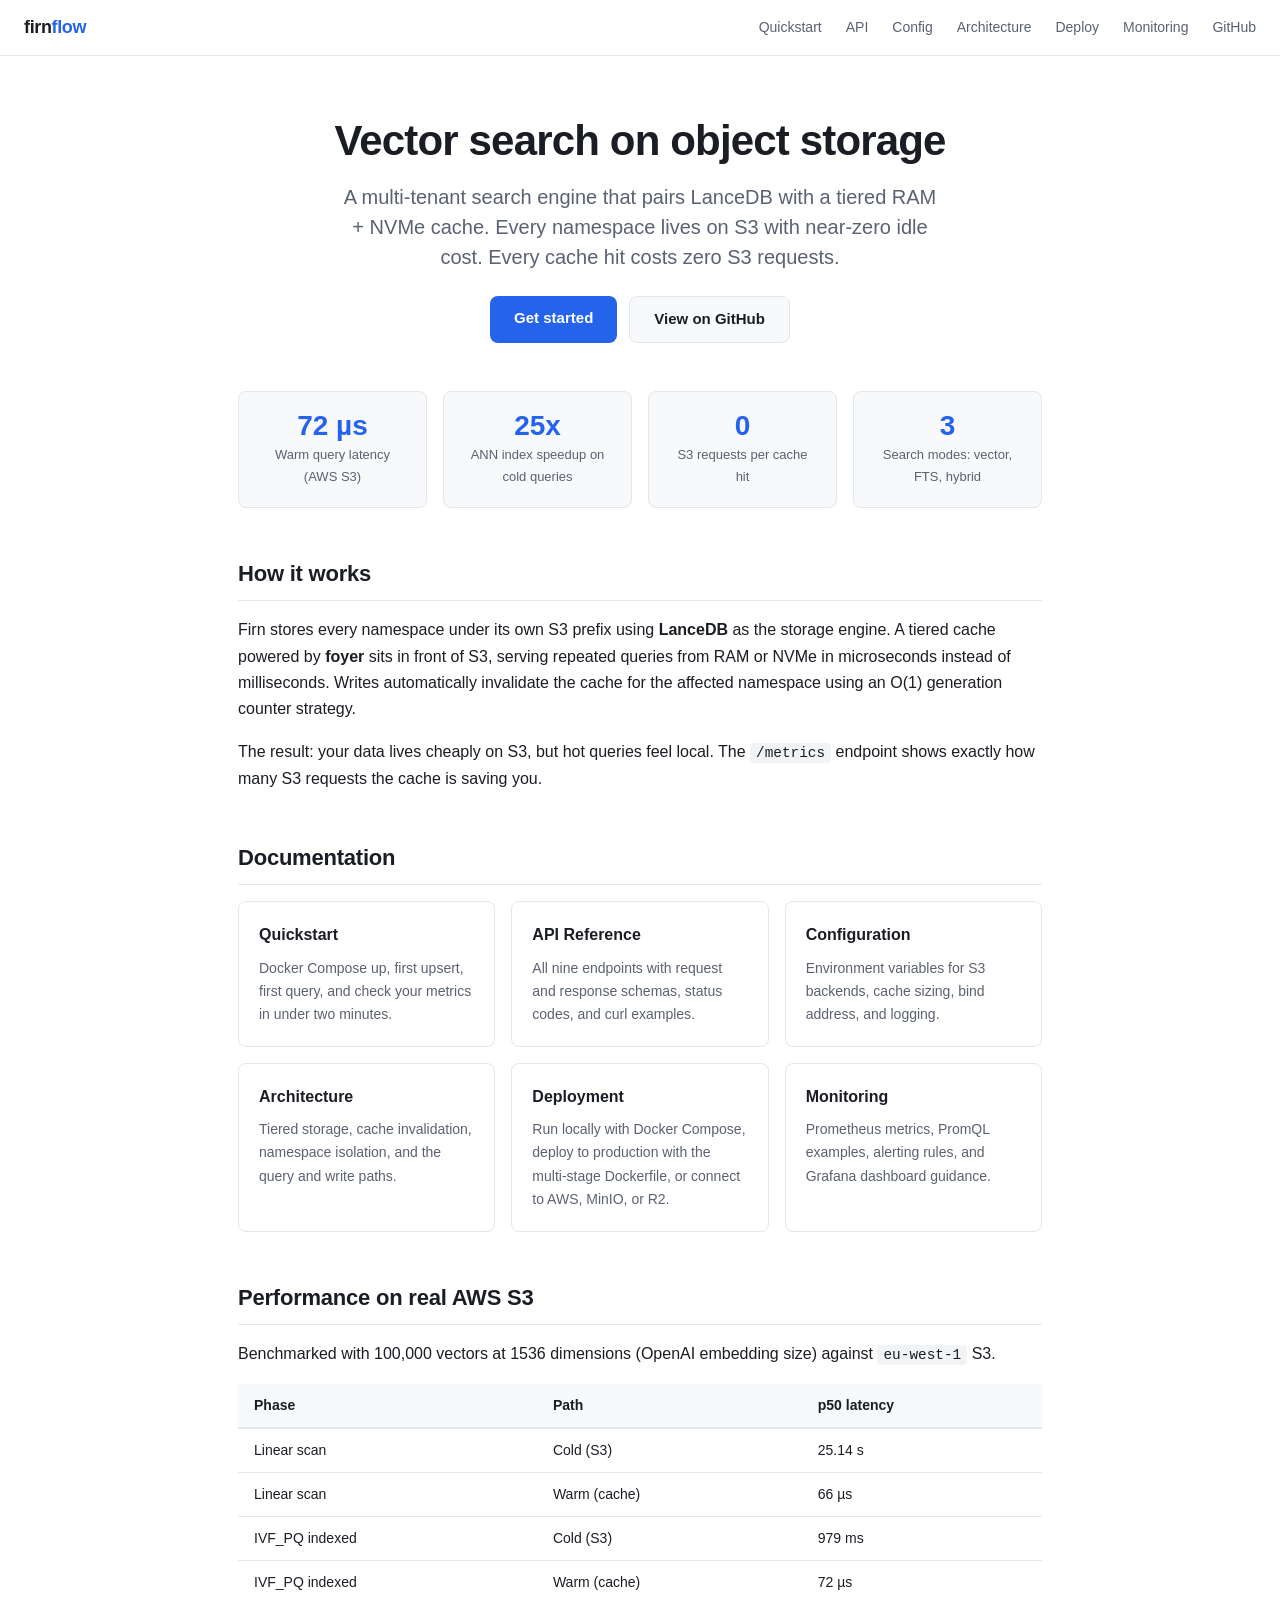
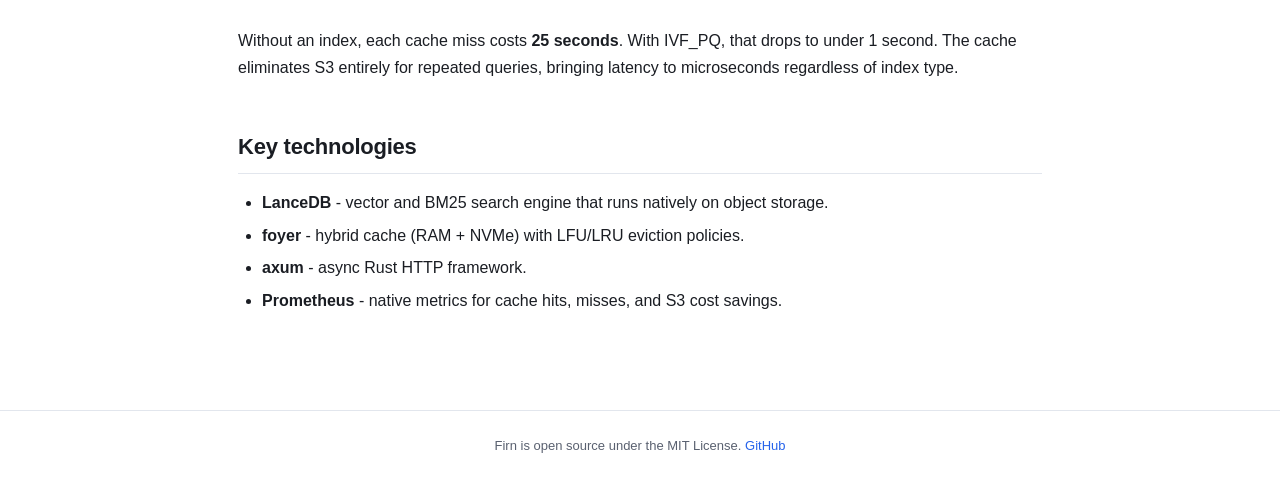
<file: docs/index.html>
<!DOCTYPE html>
<html lang="en">
<head>
  <meta charset="utf-8">
  <meta name="viewport" content="width=device-width, initial-scale=1">
  <title>Firn - Multi-tenant vector search on object storage</title>
  <meta name="description" content="High-performance multi-tenant vector and full-text search engine backed by S3. Open-source alternative to turbopuffer built with LanceDB and foyer.">
  <link rel="stylesheet" href="style.css">
</head>
<body class="page-home">

<header class="site-header">
  <a href="index.html" class="logo">firn<span>flow</span></a>
  <nav>
    <a href="quickstart.html">Quickstart</a>
    <a href="api.html">API</a>
    <a href="configuration.html">Config</a>
    <a href="architecture.html">Architecture</a>
    <a href="deployment.html">Deploy</a>
    <a href="monitoring.html">Monitoring</a>
    <a href="https://github.com/gordonmurray/firnflow">GitHub</a>
  </nav>
</header>

<div class="layout">
  <main class="content">

    <div class="hero">
      <h1>Vector search on object storage</h1>
      <p class="subtitle">
        A multi-tenant search engine that pairs LanceDB with a tiered RAM + NVMe cache. Every namespace lives on S3 with near-zero idle cost. Every cache hit costs zero S3 requests.
      </p>
      <div class="hero-actions">
        <a href="quickstart.html" class="btn btn-primary">Get started</a>
        <a href="https://github.com/gordonmurray/firnflow" class="btn btn-secondary">View on GitHub</a>
      </div>
    </div>

    <div class="stats">
      <div class="stat">
        <div class="value">72 &micro;s</div>
        <div class="label">Warm query latency (AWS S3)</div>
      </div>
      <div class="stat">
        <div class="value">25x</div>
        <div class="label">ANN index speedup on cold queries</div>
      </div>
      <div class="stat">
        <div class="value">0</div>
        <div class="label">S3 requests per cache hit</div>
      </div>
      <div class="stat">
        <div class="value">3</div>
        <div class="label">Search modes: vector, FTS, hybrid</div>
      </div>
    </div>

    <h2>How it works</h2>
    <p>
      Firn stores every namespace under its own S3 prefix using <strong>LanceDB</strong> as the storage engine. A tiered cache powered by <strong>foyer</strong> sits in front of S3, serving repeated queries from RAM or NVMe in microseconds instead of milliseconds. Writes automatically invalidate the cache for the affected namespace using an O(1) generation counter strategy.
    </p>
    <p>
      The result: your data lives cheaply on S3, but hot queries feel local. The <code>/metrics</code> endpoint shows exactly how many S3 requests the cache is saving you.
    </p>

    <h2>Documentation</h2>

    <div class="card-grid">
      <a href="quickstart.html" class="card" style="text-decoration:none;color:inherit">
        <h3>Quickstart</h3>
        <p>Docker Compose up, first upsert, first query, and check your metrics in under two minutes.</p>
      </a>
      <a href="api.html" class="card" style="text-decoration:none;color:inherit">
        <h3>API Reference</h3>
        <p>All nine endpoints with request and response schemas, status codes, and curl examples.</p>
      </a>
      <a href="configuration.html" class="card" style="text-decoration:none;color:inherit">
        <h3>Configuration</h3>
        <p>Environment variables for S3 backends, cache sizing, bind address, and logging.</p>
      </a>
      <a href="architecture.html" class="card" style="text-decoration:none;color:inherit">
        <h3>Architecture</h3>
        <p>Tiered storage, cache invalidation, namespace isolation, and the query and write paths.</p>
      </a>
      <a href="deployment.html" class="card" style="text-decoration:none;color:inherit">
        <h3>Deployment</h3>
        <p>Run locally with Docker Compose, deploy to production with the multi-stage Dockerfile, or connect to AWS, MinIO, or R2.</p>
      </a>
      <a href="monitoring.html" class="card" style="text-decoration:none;color:inherit">
        <h3>Monitoring</h3>
        <p>Prometheus metrics, PromQL examples, alerting rules, and Grafana dashboard guidance.</p>
      </a>
    </div>

    <h2>Performance on real AWS S3</h2>
    <p>Benchmarked with 100,000 vectors at 1536 dimensions (OpenAI embedding size) against <code>eu-west-1</code> S3.</p>

    <table>
      <thead>
        <tr><th>Phase</th><th>Path</th><th>p50 latency</th></tr>
      </thead>
      <tbody>
        <tr><td>Linear scan</td><td>Cold (S3)</td><td>25.14 s</td></tr>
        <tr><td>Linear scan</td><td>Warm (cache)</td><td>66 &micro;s</td></tr>
        <tr><td>IVF_PQ indexed</td><td>Cold (S3)</td><td>979 ms</td></tr>
        <tr><td>IVF_PQ indexed</td><td>Warm (cache)</td><td>72 &micro;s</td></tr>
      </tbody>
    </table>

    <p>
      Without an index, each cache miss costs <strong>25 seconds</strong>. With IVF_PQ, that drops to under 1 second. The cache eliminates S3 entirely for repeated queries, bringing latency to microseconds regardless of index type.
    </p>

    <h2>Key technologies</h2>
    <ul>
      <li><strong>LanceDB</strong> - vector and BM25 search engine that runs natively on object storage.</li>
      <li><strong>foyer</strong> - hybrid cache (RAM + NVMe) with LFU/LRU eviction policies.</li>
      <li><strong>axum</strong> - async Rust HTTP framework.</li>
      <li><strong>Prometheus</strong> - native metrics for cache hits, misses, and S3 cost savings.</li>
    </ul>

  </main>
</div>

<footer class="site-footer">
  Firn is open source under the MIT License.
  <a href="https://github.com/gordonmurray/firnflow">GitHub</a>
</footer>

<script src="main.js"></script>
</body>
</html>
</file>
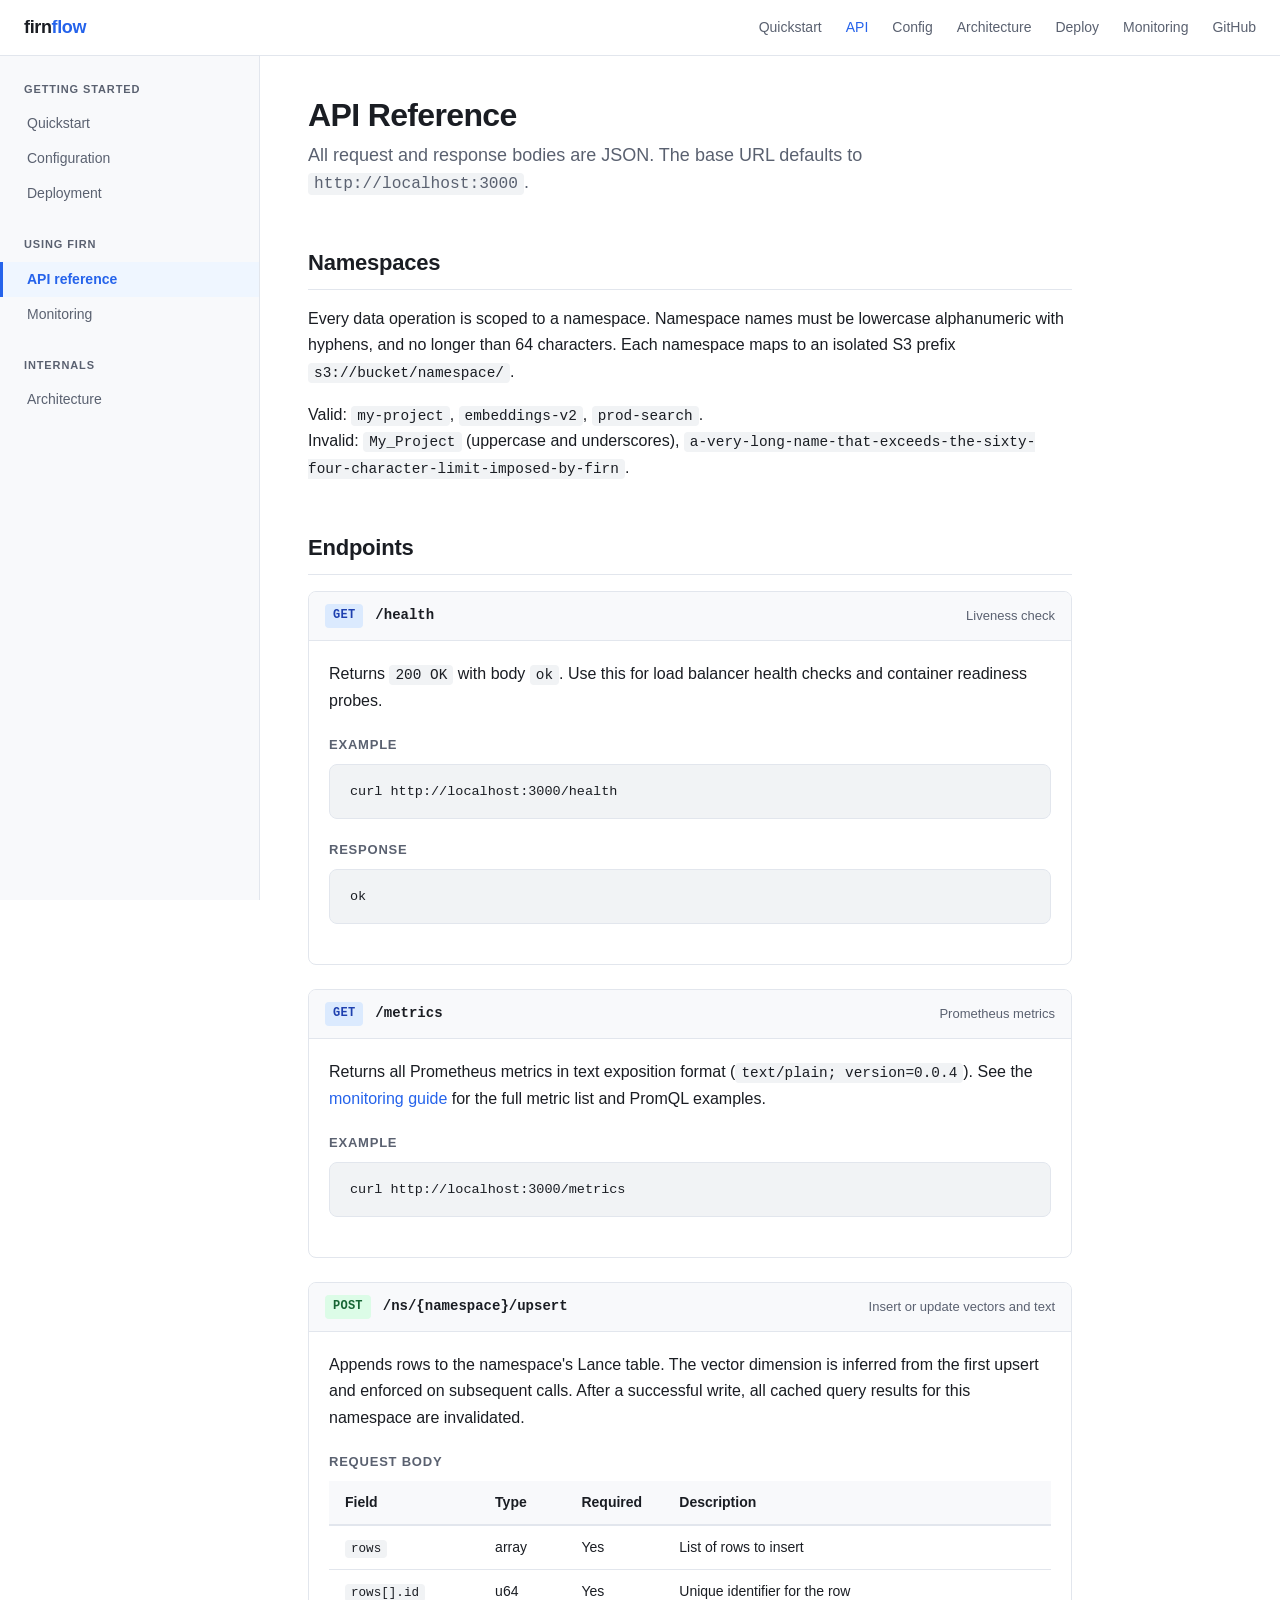
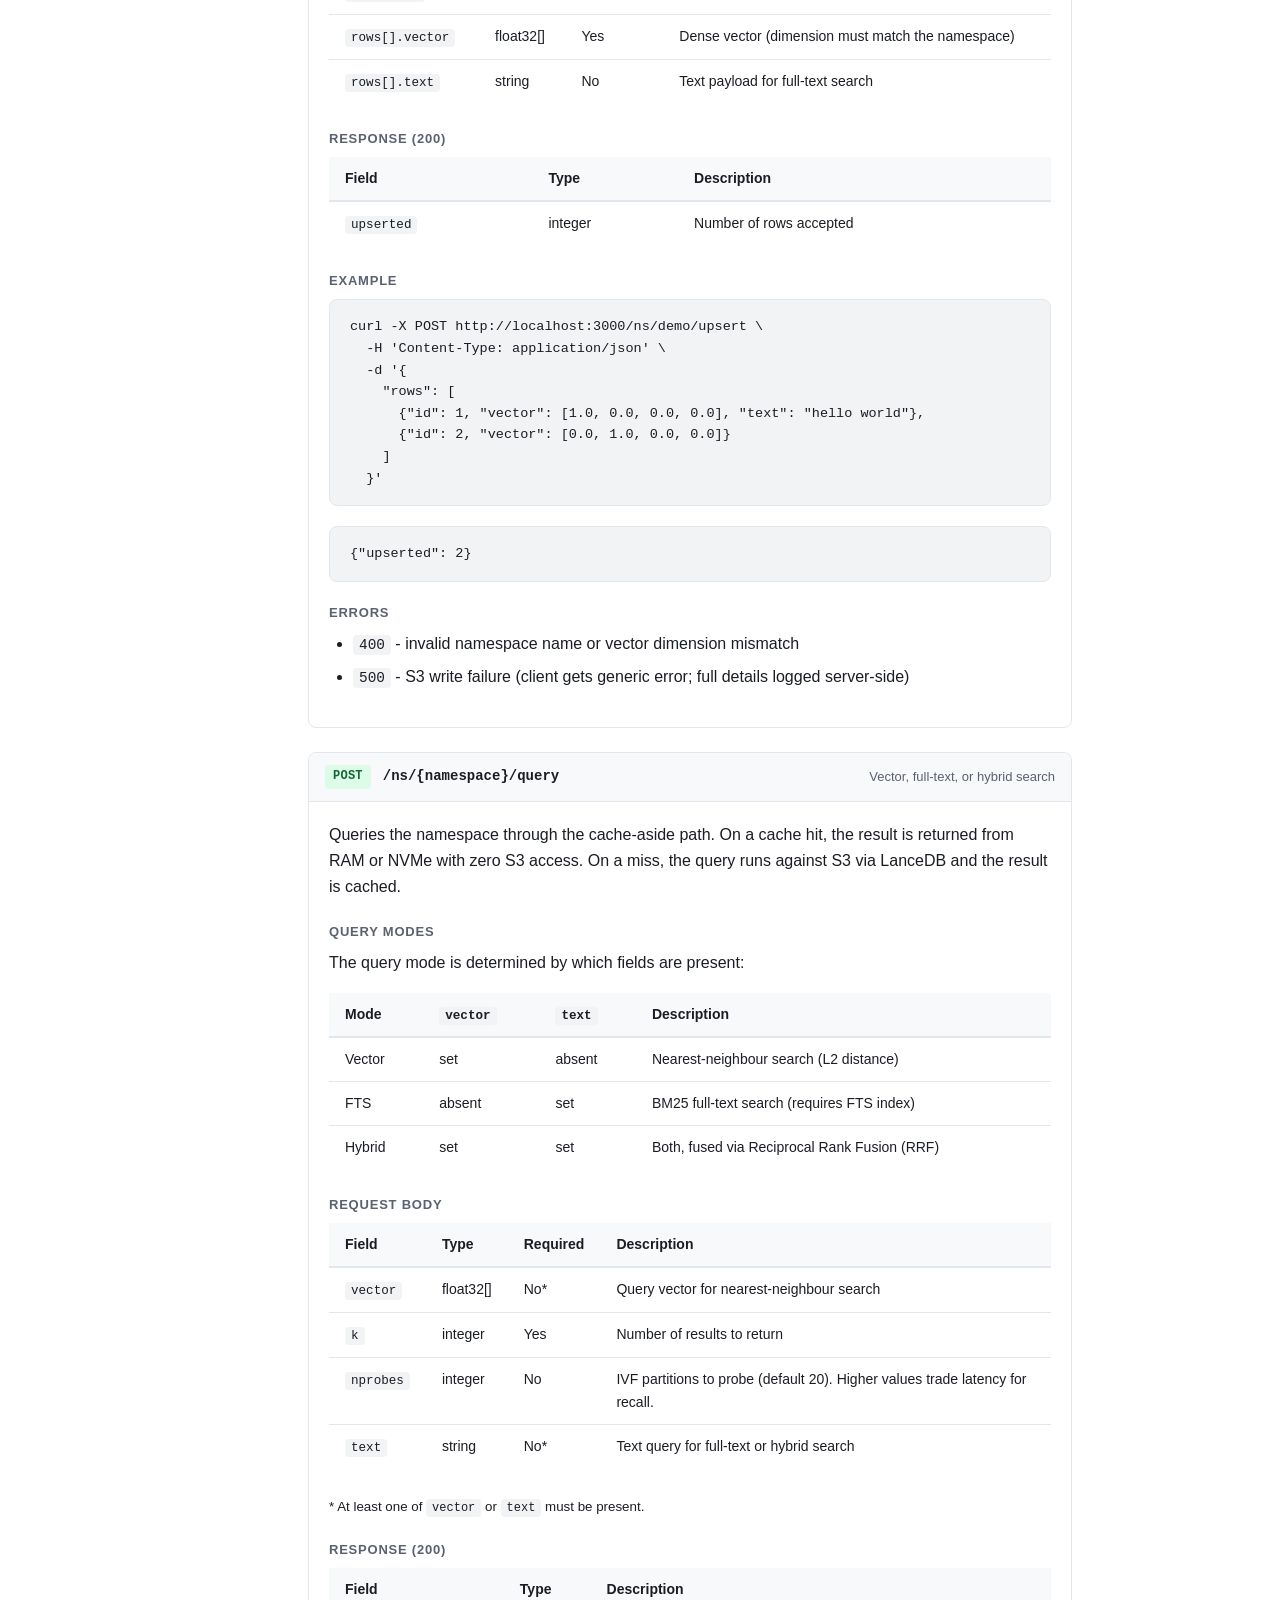
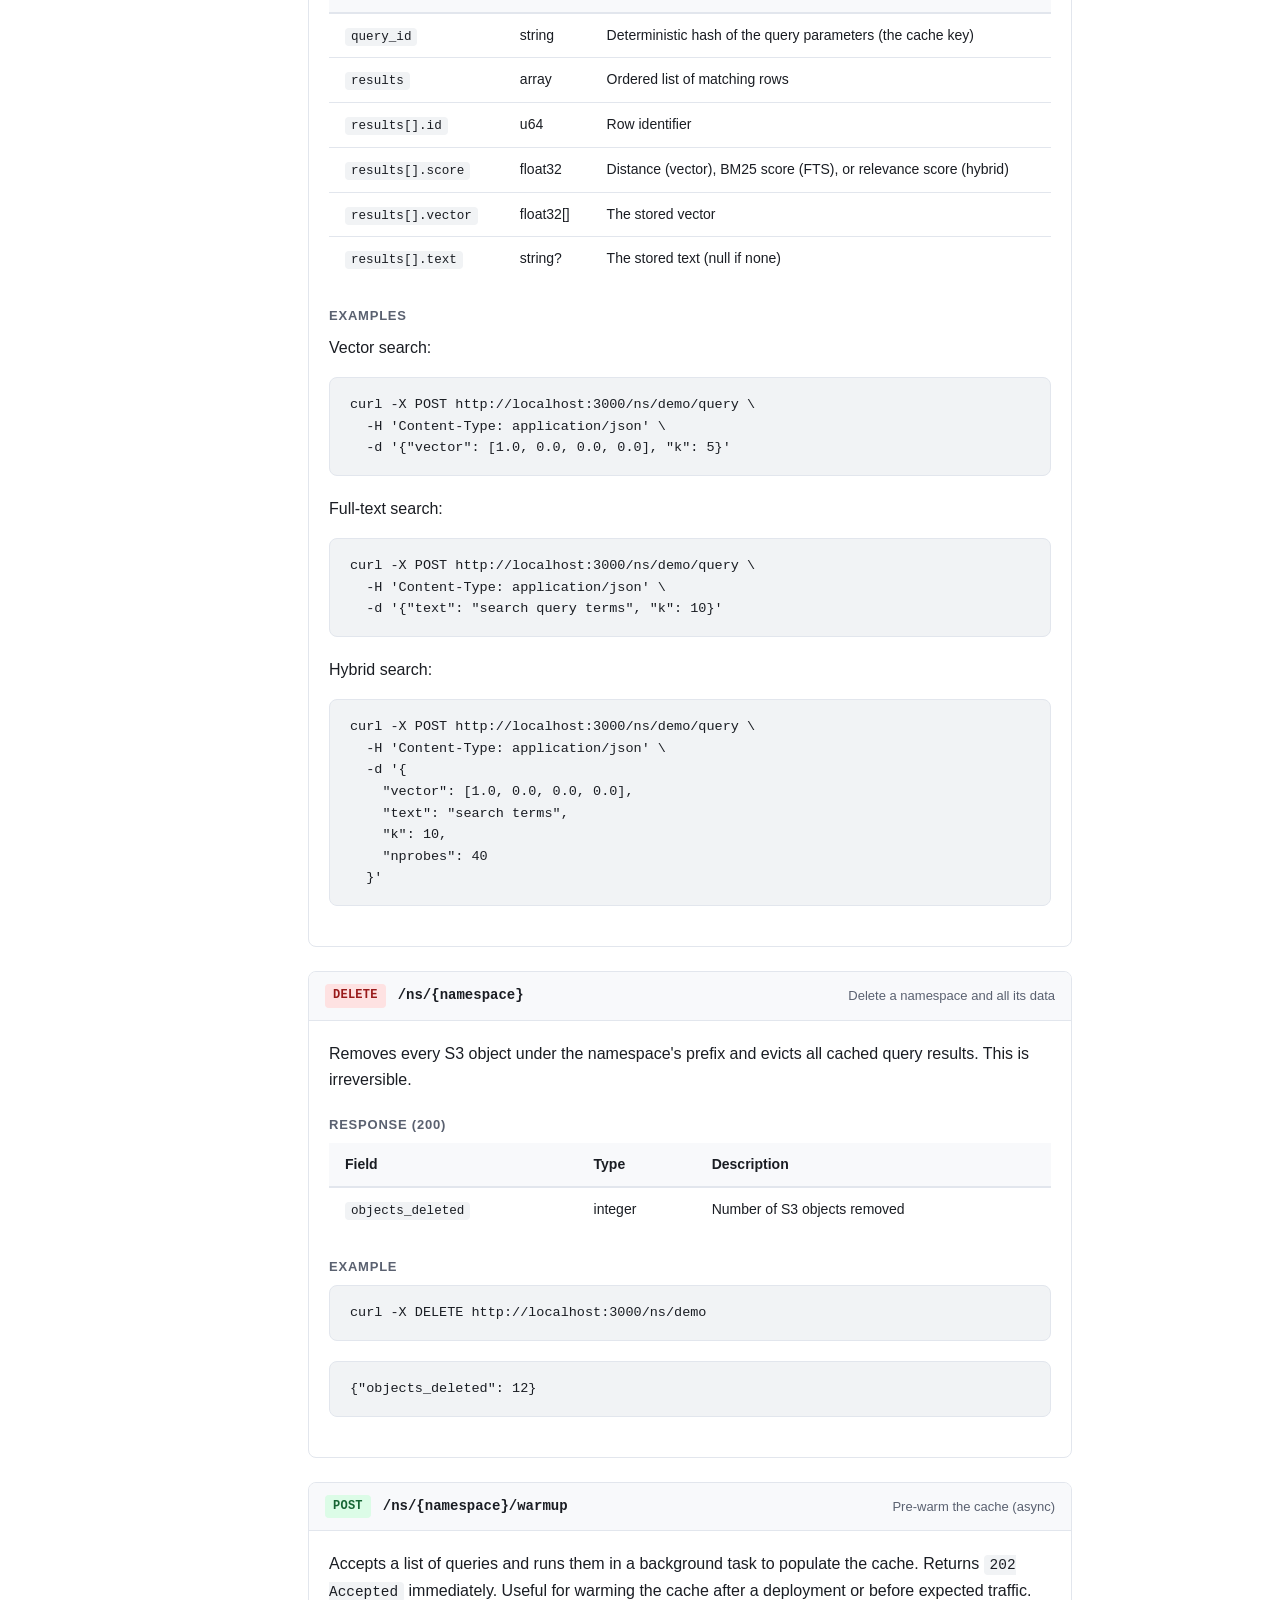
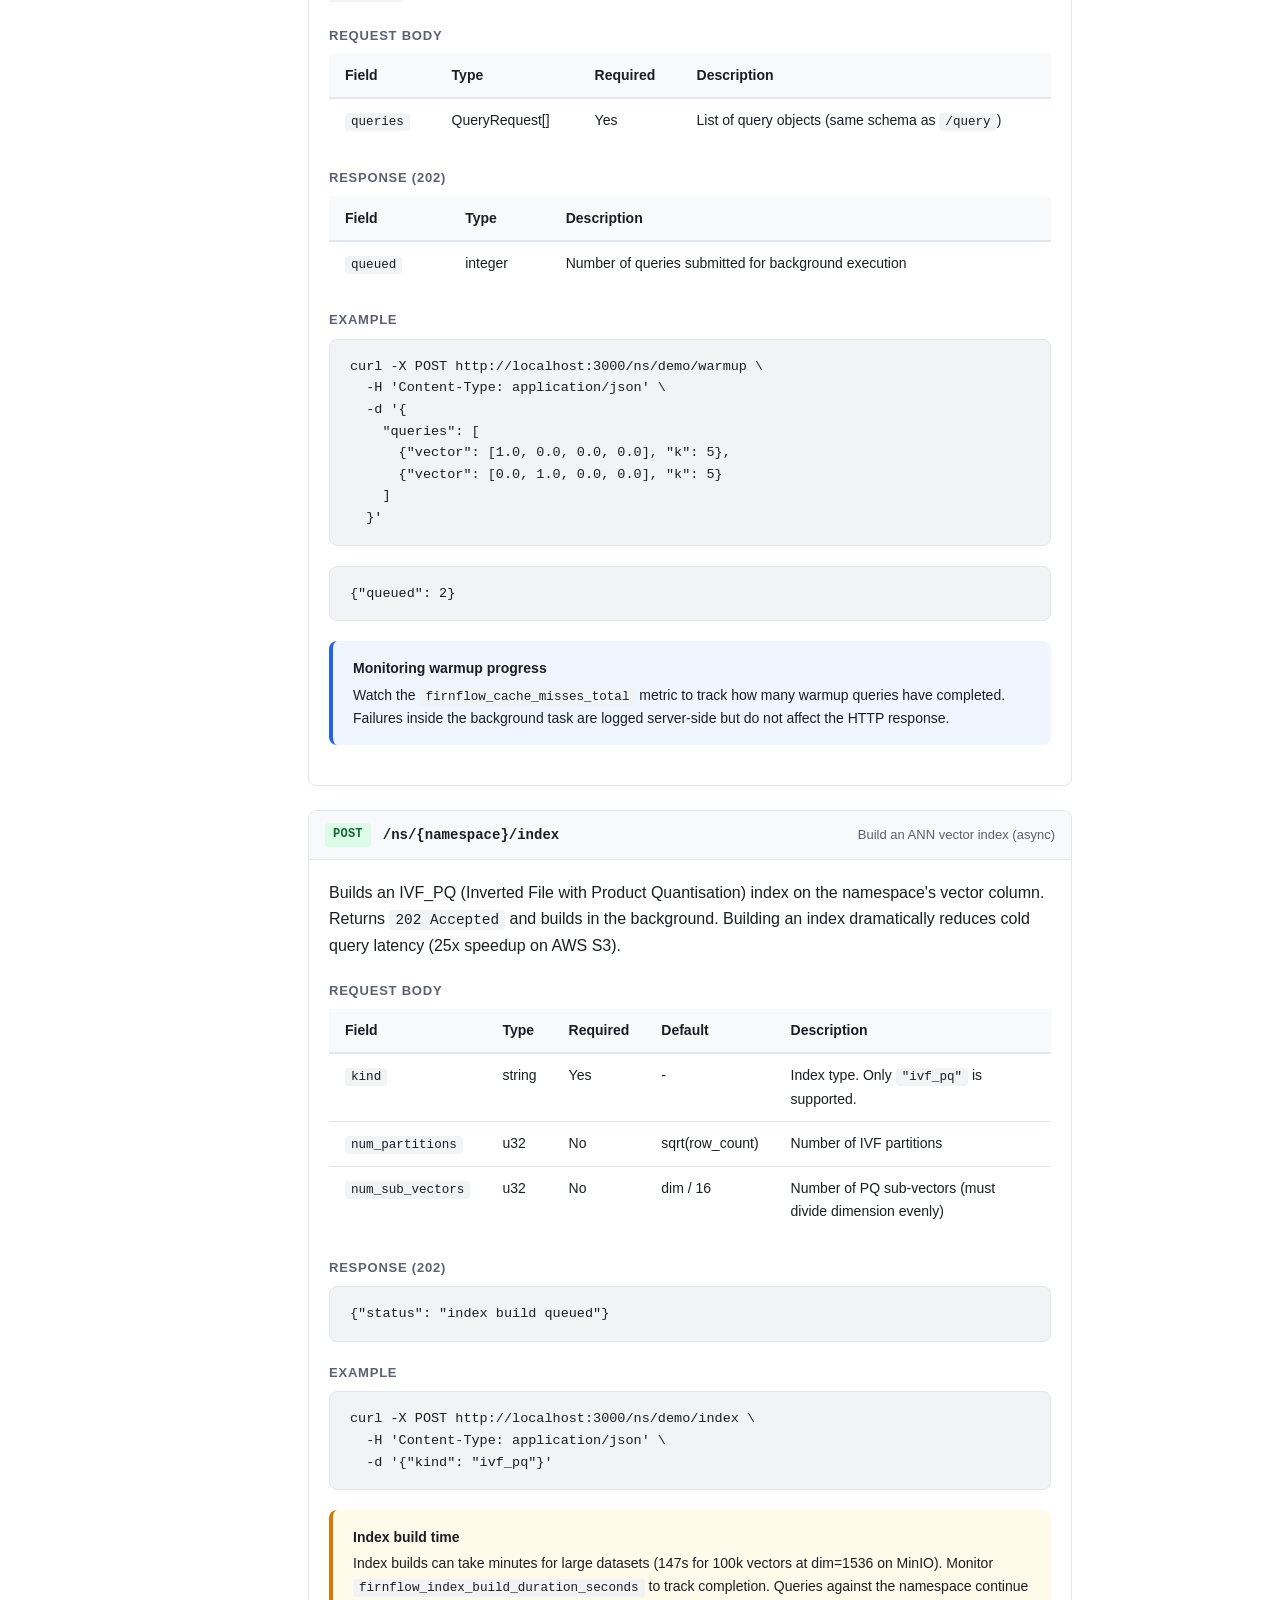
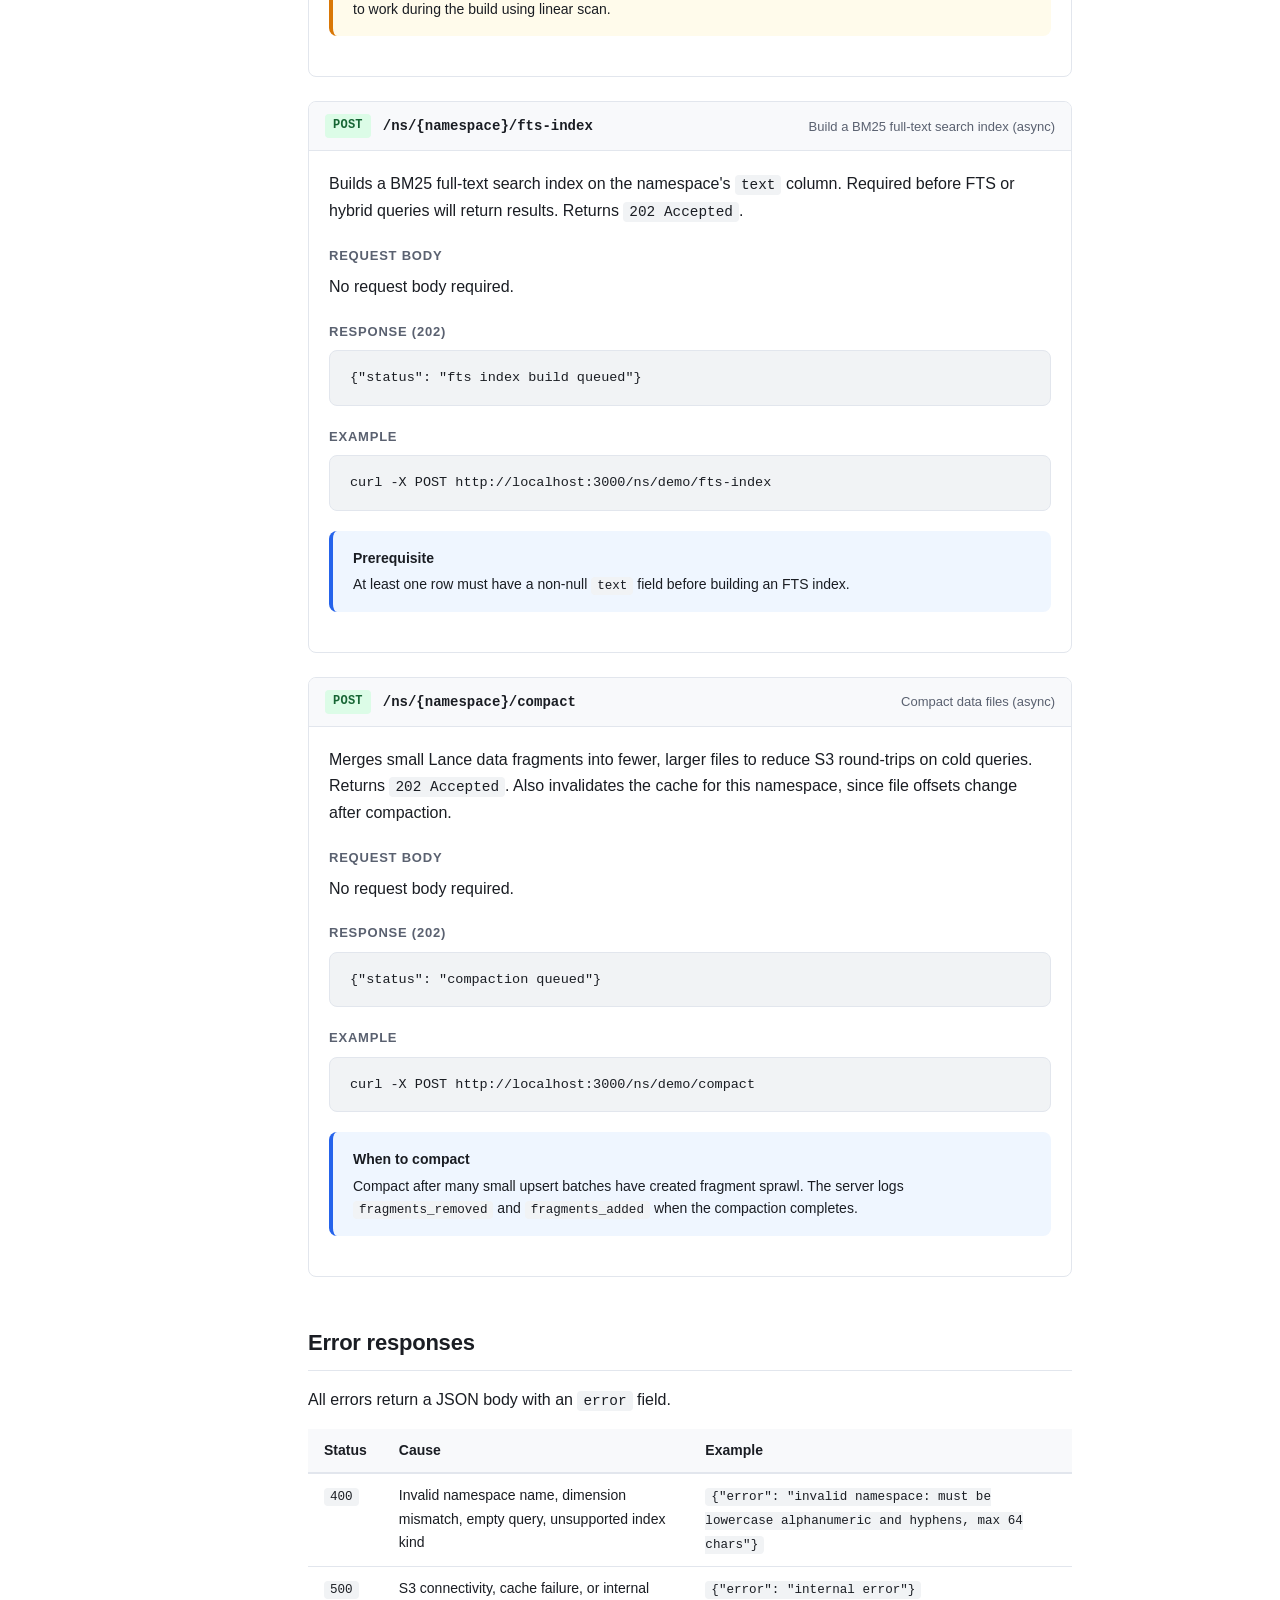
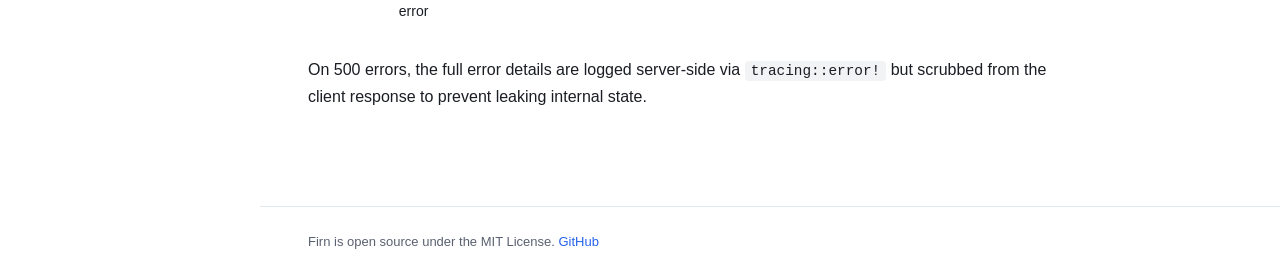
<file: docs/api.html>
<!DOCTYPE html>
<html lang="en">
<head>
  <meta charset="utf-8">
  <meta name="viewport" content="width=device-width, initial-scale=1">
  <title>API Reference - Firn</title>
  <meta name="description" content="Complete REST API reference for Firn. All endpoints, request and response schemas, status codes, and curl examples.">
  <link rel="stylesheet" href="style.css">
</head>
<body>

<header class="site-header">
  <button class="menu-toggle" aria-label="Toggle sidebar">
    <svg width="20" height="20" fill="none" stroke="currentColor" stroke-width="2"><path d="M3 6h14M3 10h14M3 14h14"/></svg>
  </button>
  <a href="index.html" class="logo">firn<span>flow</span></a>
  <nav>
    <a href="quickstart.html">Quickstart</a>
    <a href="api.html" class="active">API</a>
    <a href="configuration.html">Config</a>
    <a href="architecture.html">Architecture</a>
    <a href="deployment.html">Deploy</a>
    <a href="monitoring.html">Monitoring</a>
    <a href="https://github.com/gordonmurray/firnflow">GitHub</a>
  </nav>
</header>

<div class="layout">
  <aside class="sidebar">
    <div class="sidebar-section">
      <h4>Getting started</h4>
      <a href="quickstart.html">Quickstart</a>
      <a href="configuration.html">Configuration</a>
      <a href="deployment.html">Deployment</a>
    </div>
    <div class="sidebar-section">
      <h4>Using Firn</h4>
      <a href="api.html" class="active">API reference</a>
      <a href="monitoring.html">Monitoring</a>
    </div>
    <div class="sidebar-section">
      <h4>Internals</h4>
      <a href="architecture.html">Architecture</a>
    </div>
  </aside>

  <main class="content">
    <h1>API Reference</h1>
    <p class="subtitle">All request and response bodies are JSON. The base URL defaults to <code>http://localhost:3000</code>.</p>

    <h2>Namespaces</h2>
    <p>Every data operation is scoped to a namespace. Namespace names must be lowercase alphanumeric with hyphens, and no longer than 64 characters. Each namespace maps to an isolated S3 prefix <code>s3://bucket/namespace/</code>.</p>
    <p>Valid: <code>my-project</code>, <code>embeddings-v2</code>, <code>prod-search</code>.<br>
    Invalid: <code>My_Project</code> (uppercase and underscores), <code>a-very-long-name-that-exceeds-the-sixty-four-character-limit-imposed-by-firn</code>.</p>

    <h2>Endpoints</h2>

    <!-- GET /health -->
    <div class="endpoint">
      <div class="endpoint-header" aria-expanded="true">
        <span class="method method-get">GET</span>
        <span class="endpoint-path">/health</span>
        <span class="endpoint-desc">Liveness check</span>
      </div>
      <div class="endpoint-body">
        <p>Returns <code>200 OK</code> with body <code>ok</code>. Use this for load balancer health checks and container readiness probes.</p>
        <h4>Example</h4>
        <pre><code>curl http://localhost:3000/health</code></pre>
        <h4>Response</h4>
        <pre><code>ok</code></pre>
      </div>
    </div>

    <!-- GET /metrics -->
    <div class="endpoint">
      <div class="endpoint-header" aria-expanded="true">
        <span class="method method-get">GET</span>
        <span class="endpoint-path">/metrics</span>
        <span class="endpoint-desc">Prometheus metrics</span>
      </div>
      <div class="endpoint-body">
        <p>Returns all Prometheus metrics in text exposition format (<code>text/plain; version=0.0.4</code>). See the <a href="monitoring.html">monitoring guide</a> for the full metric list and PromQL examples.</p>
        <h4>Example</h4>
        <pre><code>curl http://localhost:3000/metrics</code></pre>
      </div>
    </div>

    <!-- POST /ns/{ns}/upsert -->
    <div class="endpoint">
      <div class="endpoint-header" aria-expanded="true">
        <span class="method method-post">POST</span>
        <span class="endpoint-path">/ns/{namespace}/upsert</span>
        <span class="endpoint-desc">Insert or update vectors and text</span>
      </div>
      <div class="endpoint-body">
        <p>Appends rows to the namespace's Lance table. The vector dimension is inferred from the first upsert and enforced on subsequent calls. After a successful write, all cached query results for this namespace are invalidated.</p>

        <h4>Request body</h4>
        <table>
          <thead><tr><th>Field</th><th>Type</th><th>Required</th><th>Description</th></tr></thead>
          <tbody>
            <tr><td><code>rows</code></td><td>array</td><td>Yes</td><td>List of rows to insert</td></tr>
            <tr><td><code>rows[].id</code></td><td>u64</td><td>Yes</td><td>Unique identifier for the row</td></tr>
            <tr><td><code>rows[].vector</code></td><td>float32[]</td><td>Yes</td><td>Dense vector (dimension must match the namespace)</td></tr>
            <tr><td><code>rows[].text</code></td><td>string</td><td>No</td><td>Text payload for full-text search</td></tr>
          </tbody>
        </table>

        <h4>Response (200)</h4>
        <table>
          <thead><tr><th>Field</th><th>Type</th><th>Description</th></tr></thead>
          <tbody>
            <tr><td><code>upserted</code></td><td>integer</td><td>Number of rows accepted</td></tr>
          </tbody>
        </table>

        <h4>Example</h4>
        <pre><code>curl -X POST http://localhost:3000/ns/demo/upsert \
  -H 'Content-Type: application/json' \
  -d '{
    "rows": [
      {"id": 1, "vector": [1.0, 0.0, 0.0, 0.0], "text": "hello world"},
      {"id": 2, "vector": [0.0, 1.0, 0.0, 0.0]}
    ]
  }'</code></pre>
        <pre><code>{"upserted": 2}</code></pre>

        <h4>Errors</h4>
        <ul>
          <li><code>400</code> - invalid namespace name or vector dimension mismatch</li>
          <li><code>500</code> - S3 write failure (client gets generic error; full details logged server-side)</li>
        </ul>
      </div>
    </div>

    <!-- POST /ns/{ns}/query -->
    <div class="endpoint">
      <div class="endpoint-header" aria-expanded="true">
        <span class="method method-post">POST</span>
        <span class="endpoint-path">/ns/{namespace}/query</span>
        <span class="endpoint-desc">Vector, full-text, or hybrid search</span>
      </div>
      <div class="endpoint-body">
        <p>Queries the namespace through the cache-aside path. On a cache hit, the result is returned from RAM or NVMe with zero S3 access. On a miss, the query runs against S3 via LanceDB and the result is cached.</p>

        <h4>Query modes</h4>
        <p>The query mode is determined by which fields are present:</p>
        <table>
          <thead><tr><th>Mode</th><th><code>vector</code></th><th><code>text</code></th><th>Description</th></tr></thead>
          <tbody>
            <tr><td>Vector</td><td>set</td><td>absent</td><td>Nearest-neighbour search (L2 distance)</td></tr>
            <tr><td>FTS</td><td>absent</td><td>set</td><td>BM25 full-text search (requires FTS index)</td></tr>
            <tr><td>Hybrid</td><td>set</td><td>set</td><td>Both, fused via Reciprocal Rank Fusion (RRF)</td></tr>
          </tbody>
        </table>

        <h4>Request body</h4>
        <table>
          <thead><tr><th>Field</th><th>Type</th><th>Required</th><th>Description</th></tr></thead>
          <tbody>
            <tr><td><code>vector</code></td><td>float32[]</td><td>No*</td><td>Query vector for nearest-neighbour search</td></tr>
            <tr><td><code>k</code></td><td>integer</td><td>Yes</td><td>Number of results to return</td></tr>
            <tr><td><code>nprobes</code></td><td>integer</td><td>No</td><td>IVF partitions to probe (default 20). Higher values trade latency for recall.</td></tr>
            <tr><td><code>text</code></td><td>string</td><td>No*</td><td>Text query for full-text or hybrid search</td></tr>
          </tbody>
        </table>
        <p><small>* At least one of <code>vector</code> or <code>text</code> must be present.</small></p>

        <h4>Response (200)</h4>
        <table>
          <thead><tr><th>Field</th><th>Type</th><th>Description</th></tr></thead>
          <tbody>
            <tr><td><code>query_id</code></td><td>string</td><td>Deterministic hash of the query parameters (the cache key)</td></tr>
            <tr><td><code>results</code></td><td>array</td><td>Ordered list of matching rows</td></tr>
            <tr><td><code>results[].id</code></td><td>u64</td><td>Row identifier</td></tr>
            <tr><td><code>results[].score</code></td><td>float32</td><td>Distance (vector), BM25 score (FTS), or relevance score (hybrid)</td></tr>
            <tr><td><code>results[].vector</code></td><td>float32[]</td><td>The stored vector</td></tr>
            <tr><td><code>results[].text</code></td><td>string?</td><td>The stored text (null if none)</td></tr>
          </tbody>
        </table>

        <h4>Examples</h4>
        <p>Vector search:</p>
        <pre><code>curl -X POST http://localhost:3000/ns/demo/query \
  -H 'Content-Type: application/json' \
  -d '{"vector": [1.0, 0.0, 0.0, 0.0], "k": 5}'</code></pre>

        <p>Full-text search:</p>
        <pre><code>curl -X POST http://localhost:3000/ns/demo/query \
  -H 'Content-Type: application/json' \
  -d '{"text": "search query terms", "k": 10}'</code></pre>

        <p>Hybrid search:</p>
        <pre><code>curl -X POST http://localhost:3000/ns/demo/query \
  -H 'Content-Type: application/json' \
  -d '{
    "vector": [1.0, 0.0, 0.0, 0.0],
    "text": "search terms",
    "k": 10,
    "nprobes": 40
  }'</code></pre>
      </div>
    </div>

    <!-- DELETE /ns/{ns} -->
    <div class="endpoint">
      <div class="endpoint-header" aria-expanded="true">
        <span class="method method-delete">DELETE</span>
        <span class="endpoint-path">/ns/{namespace}</span>
        <span class="endpoint-desc">Delete a namespace and all its data</span>
      </div>
      <div class="endpoint-body">
        <p>Removes every S3 object under the namespace's prefix and evicts all cached query results. This is irreversible.</p>

        <h4>Response (200)</h4>
        <table>
          <thead><tr><th>Field</th><th>Type</th><th>Description</th></tr></thead>
          <tbody>
            <tr><td><code>objects_deleted</code></td><td>integer</td><td>Number of S3 objects removed</td></tr>
          </tbody>
        </table>

        <h4>Example</h4>
        <pre><code>curl -X DELETE http://localhost:3000/ns/demo</code></pre>
        <pre><code>{"objects_deleted": 12}</code></pre>
      </div>
    </div>

    <!-- POST /ns/{ns}/warmup -->
    <div class="endpoint">
      <div class="endpoint-header" aria-expanded="true">
        <span class="method method-post">POST</span>
        <span class="endpoint-path">/ns/{namespace}/warmup</span>
        <span class="endpoint-desc">Pre-warm the cache (async)</span>
      </div>
      <div class="endpoint-body">
        <p>Accepts a list of queries and runs them in a background task to populate the cache. Returns <code>202 Accepted</code> immediately. Useful for warming the cache after a deployment or before expected traffic.</p>

        <h4>Request body</h4>
        <table>
          <thead><tr><th>Field</th><th>Type</th><th>Required</th><th>Description</th></tr></thead>
          <tbody>
            <tr><td><code>queries</code></td><td>QueryRequest[]</td><td>Yes</td><td>List of query objects (same schema as <code>/query</code>)</td></tr>
          </tbody>
        </table>

        <h4>Response (202)</h4>
        <table>
          <thead><tr><th>Field</th><th>Type</th><th>Description</th></tr></thead>
          <tbody>
            <tr><td><code>queued</code></td><td>integer</td><td>Number of queries submitted for background execution</td></tr>
          </tbody>
        </table>

        <h4>Example</h4>
        <pre><code>curl -X POST http://localhost:3000/ns/demo/warmup \
  -H 'Content-Type: application/json' \
  -d '{
    "queries": [
      {"vector": [1.0, 0.0, 0.0, 0.0], "k": 5},
      {"vector": [0.0, 1.0, 0.0, 0.0], "k": 5}
    ]
  }'</code></pre>
        <pre><code>{"queued": 2}</code></pre>

        <div class="callout callout-info">
          <div class="callout-title">Monitoring warmup progress</div>
          Watch the <code>firnflow_cache_misses_total</code> metric to track how many warmup queries have completed. Failures inside the background task are logged server-side but do not affect the HTTP response.
        </div>
      </div>
    </div>

    <!-- POST /ns/{ns}/index -->
    <div class="endpoint">
      <div class="endpoint-header" aria-expanded="true">
        <span class="method method-post">POST</span>
        <span class="endpoint-path">/ns/{namespace}/index</span>
        <span class="endpoint-desc">Build an ANN vector index (async)</span>
      </div>
      <div class="endpoint-body">
        <p>Builds an IVF_PQ (Inverted File with Product Quantisation) index on the namespace's vector column. Returns <code>202 Accepted</code> and builds in the background. Building an index dramatically reduces cold query latency (25x speedup on AWS S3).</p>

        <h4>Request body</h4>
        <table>
          <thead><tr><th>Field</th><th>Type</th><th>Required</th><th>Default</th><th>Description</th></tr></thead>
          <tbody>
            <tr><td><code>kind</code></td><td>string</td><td>Yes</td><td>-</td><td>Index type. Only <code>"ivf_pq"</code> is supported.</td></tr>
            <tr><td><code>num_partitions</code></td><td>u32</td><td>No</td><td>sqrt(row_count)</td><td>Number of IVF partitions</td></tr>
            <tr><td><code>num_sub_vectors</code></td><td>u32</td><td>No</td><td>dim / 16</td><td>Number of PQ sub-vectors (must divide dimension evenly)</td></tr>
          </tbody>
        </table>

        <h4>Response (202)</h4>
        <pre><code>{"status": "index build queued"}</code></pre>

        <h4>Example</h4>
        <pre><code>curl -X POST http://localhost:3000/ns/demo/index \
  -H 'Content-Type: application/json' \
  -d '{"kind": "ivf_pq"}'</code></pre>

        <div class="callout callout-warning">
          <div class="callout-title">Index build time</div>
          Index builds can take minutes for large datasets (147s for 100k vectors at dim=1536 on MinIO). Monitor <code>firnflow_index_build_duration_seconds</code> to track completion. Queries against the namespace continue to work during the build using linear scan.
        </div>
      </div>
    </div>

    <!-- POST /ns/{ns}/fts-index -->
    <div class="endpoint">
      <div class="endpoint-header" aria-expanded="true">
        <span class="method method-post">POST</span>
        <span class="endpoint-path">/ns/{namespace}/fts-index</span>
        <span class="endpoint-desc">Build a BM25 full-text search index (async)</span>
      </div>
      <div class="endpoint-body">
        <p>Builds a BM25 full-text search index on the namespace's <code>text</code> column. Required before FTS or hybrid queries will return results. Returns <code>202 Accepted</code>.</p>

        <h4>Request body</h4>
        <p>No request body required.</p>

        <h4>Response (202)</h4>
        <pre><code>{"status": "fts index build queued"}</code></pre>

        <h4>Example</h4>
        <pre><code>curl -X POST http://localhost:3000/ns/demo/fts-index</code></pre>

        <div class="callout callout-info">
          <div class="callout-title">Prerequisite</div>
          At least one row must have a non-null <code>text</code> field before building an FTS index.
        </div>
      </div>
    </div>

    <!-- POST /ns/{ns}/compact -->
    <div class="endpoint">
      <div class="endpoint-header" aria-expanded="true">
        <span class="method method-post">POST</span>
        <span class="endpoint-path">/ns/{namespace}/compact</span>
        <span class="endpoint-desc">Compact data files (async)</span>
      </div>
      <div class="endpoint-body">
        <p>Merges small Lance data fragments into fewer, larger files to reduce S3 round-trips on cold queries. Returns <code>202 Accepted</code>. Also invalidates the cache for this namespace, since file offsets change after compaction.</p>

        <h4>Request body</h4>
        <p>No request body required.</p>

        <h4>Response (202)</h4>
        <pre><code>{"status": "compaction queued"}</code></pre>

        <h4>Example</h4>
        <pre><code>curl -X POST http://localhost:3000/ns/demo/compact</code></pre>

        <div class="callout callout-info">
          <div class="callout-title">When to compact</div>
          Compact after many small upsert batches have created fragment sprawl. The server logs <code>fragments_removed</code> and <code>fragments_added</code> when the compaction completes.
        </div>
      </div>
    </div>

    <h2>Error responses</h2>
    <p>All errors return a JSON body with an <code>error</code> field.</p>

    <table>
      <thead><tr><th>Status</th><th>Cause</th><th>Example</th></tr></thead>
      <tbody>
        <tr>
          <td><code>400</code></td>
          <td>Invalid namespace name, dimension mismatch, empty query, unsupported index kind</td>
          <td><code>{"error": "invalid namespace: must be lowercase alphanumeric and hyphens, max 64 chars"}</code></td>
        </tr>
        <tr>
          <td><code>500</code></td>
          <td>S3 connectivity, cache failure, or internal error</td>
          <td><code>{"error": "internal error"}</code></td>
        </tr>
      </tbody>
    </table>
    <p>On 500 errors, the full error details are logged server-side via <code>tracing::error!</code> but scrubbed from the client response to prevent leaking internal state.</p>

  </main>
</div>

<footer class="site-footer">
  Firn is open source under the MIT License.
  <a href="https://github.com/gordonmurray/firnflow">GitHub</a>
</footer>

<script src="main.js"></script>
</body>
</html>
</file>
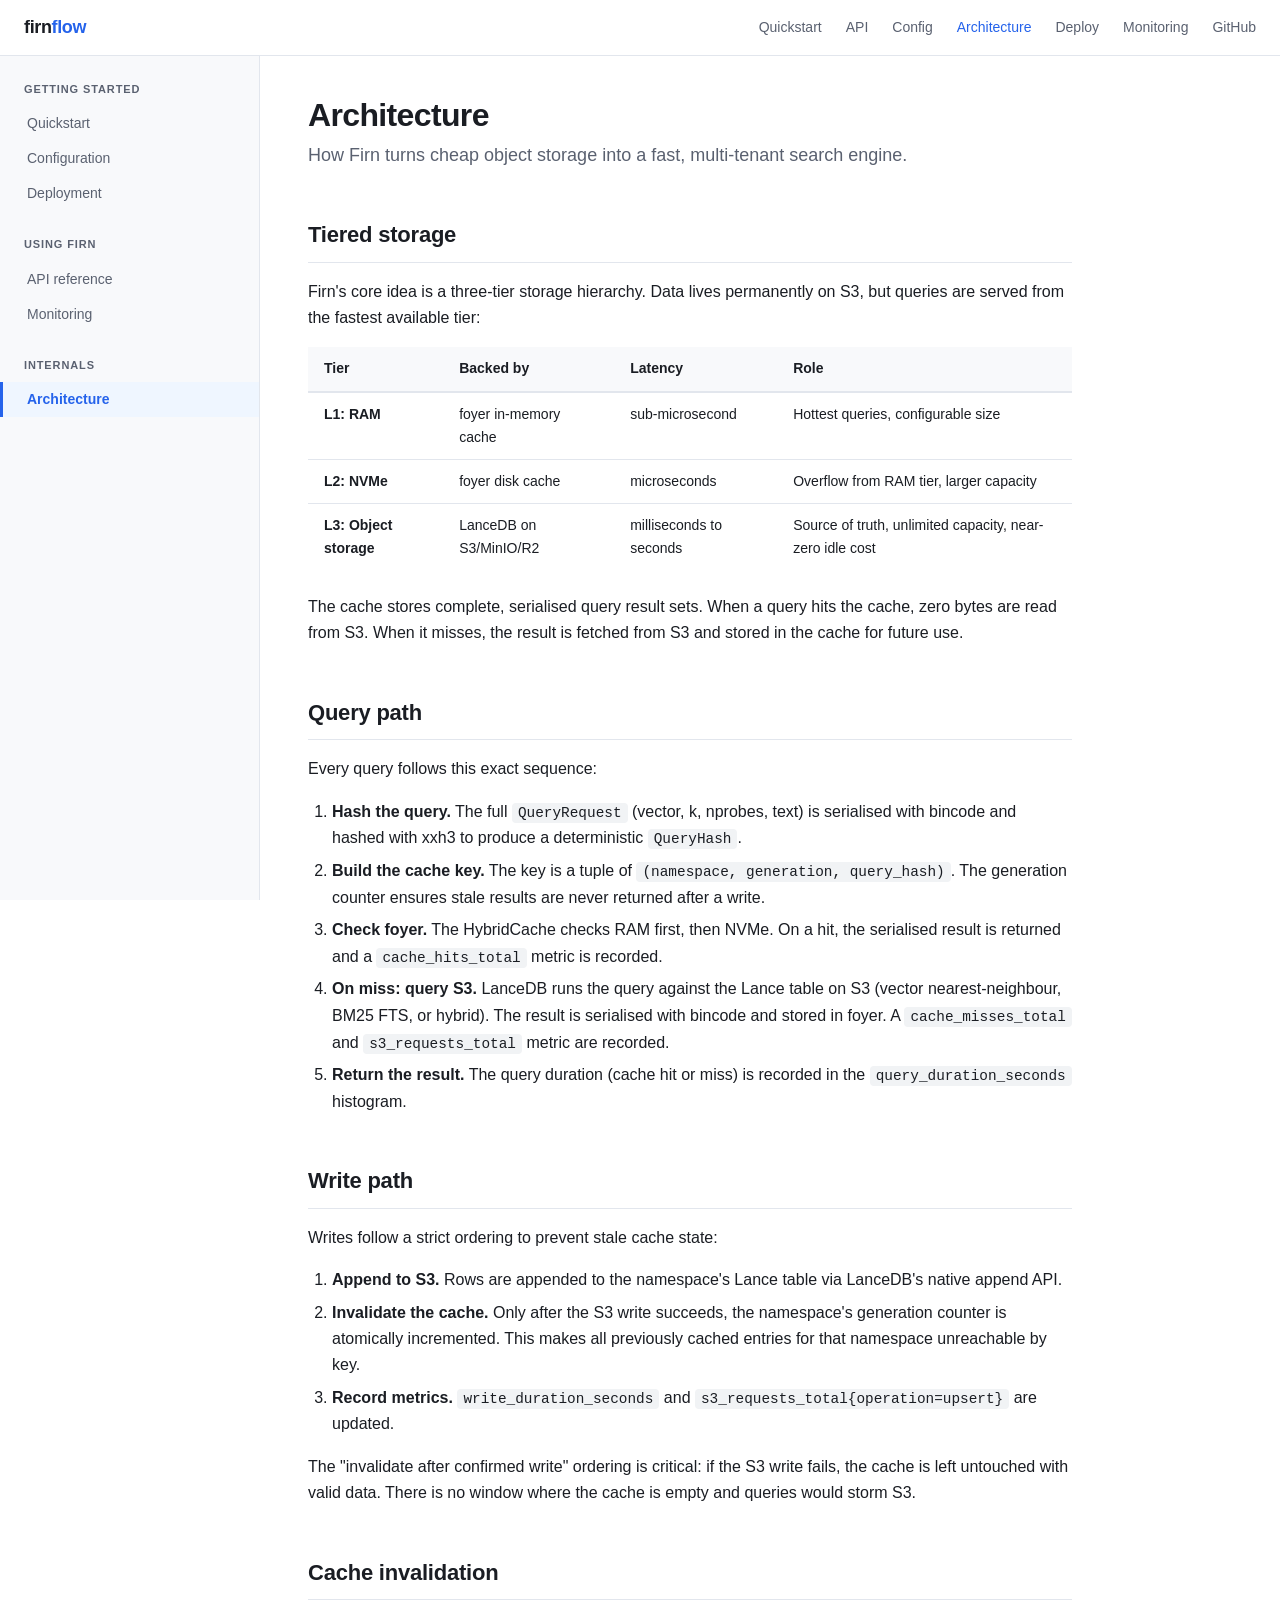
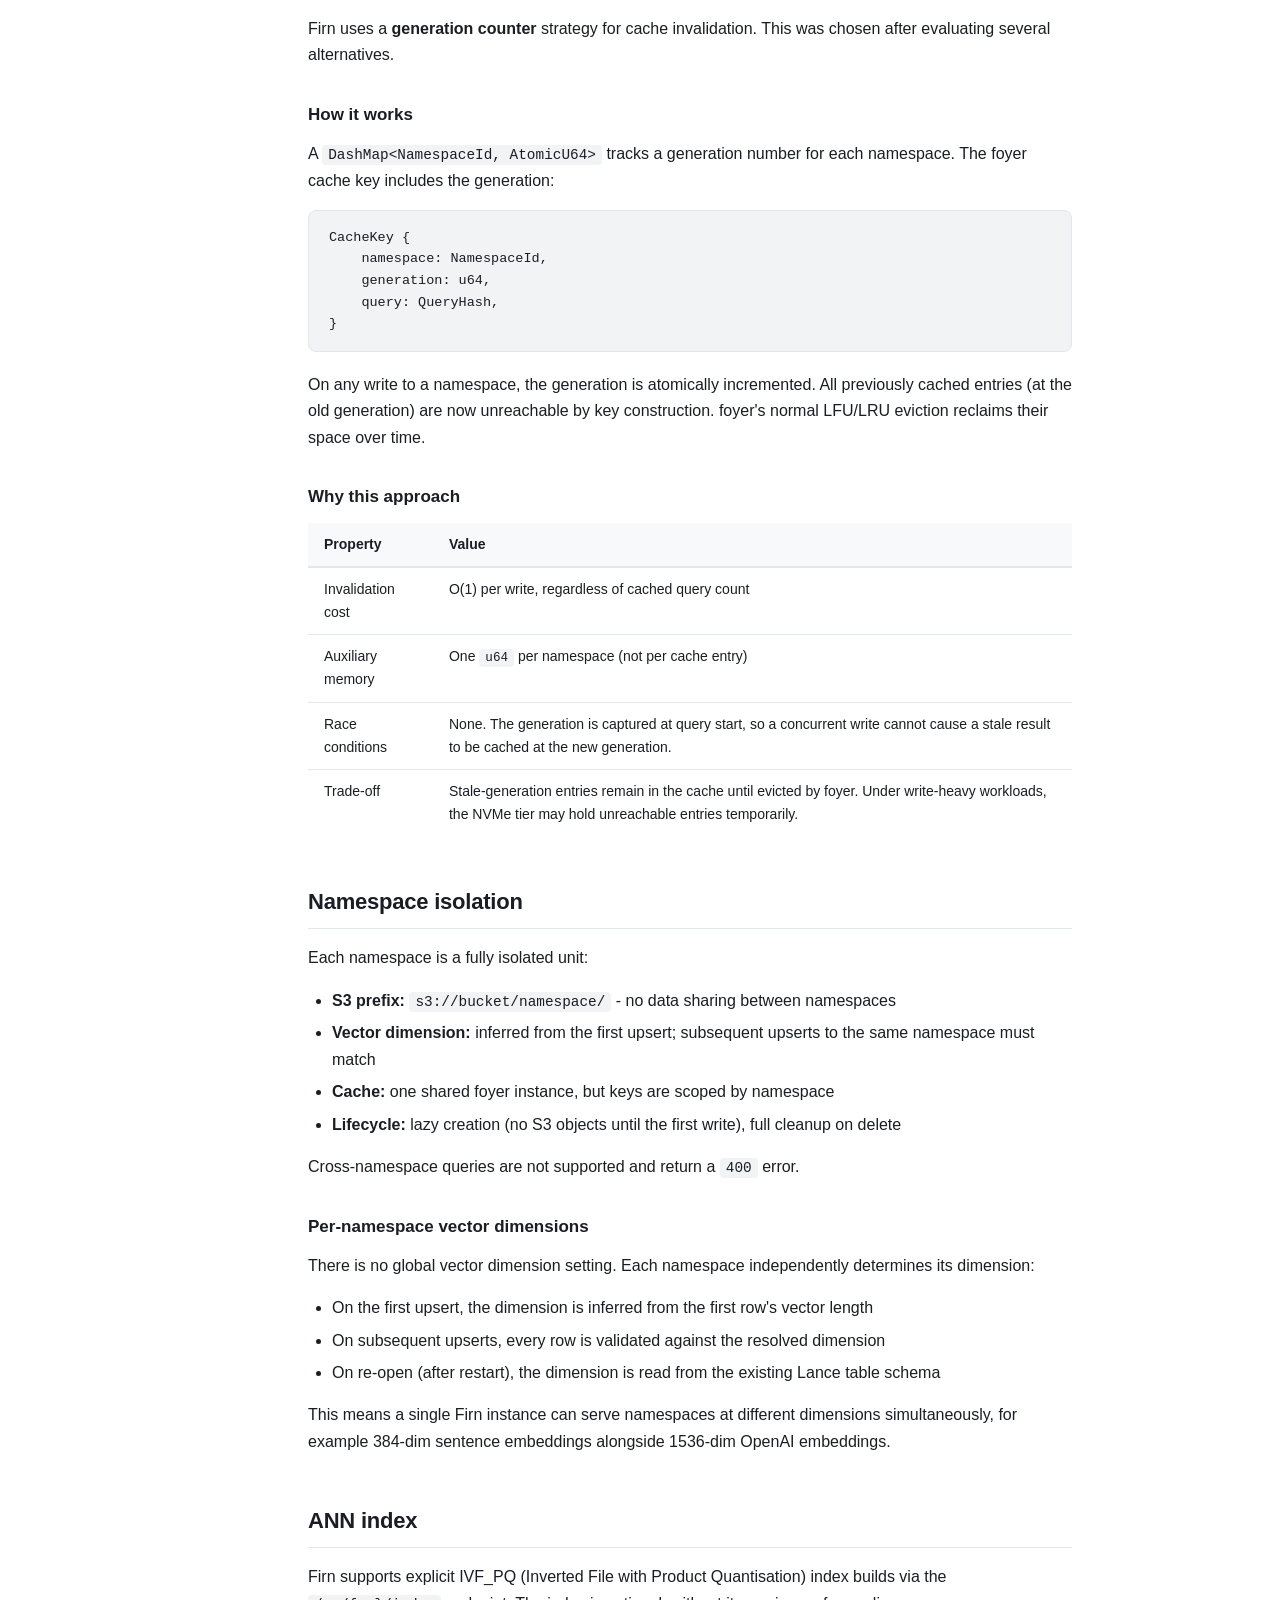
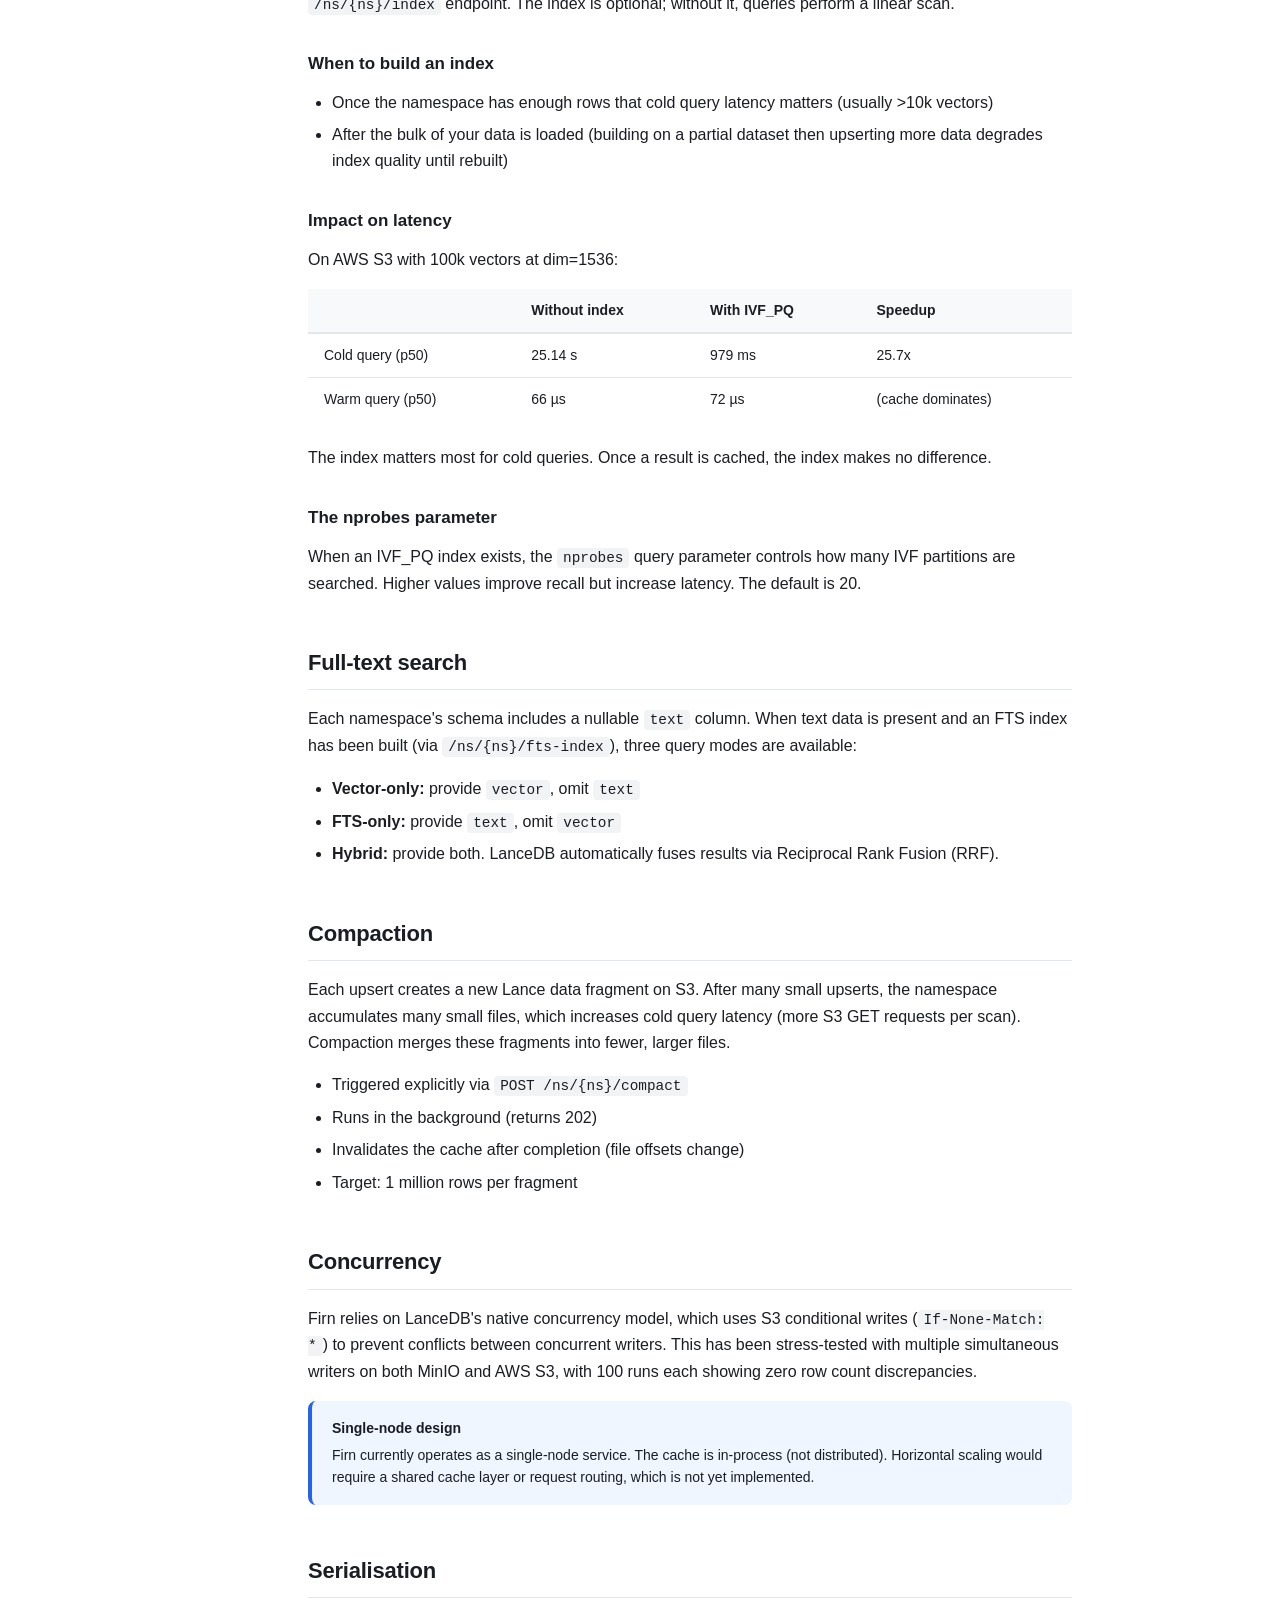
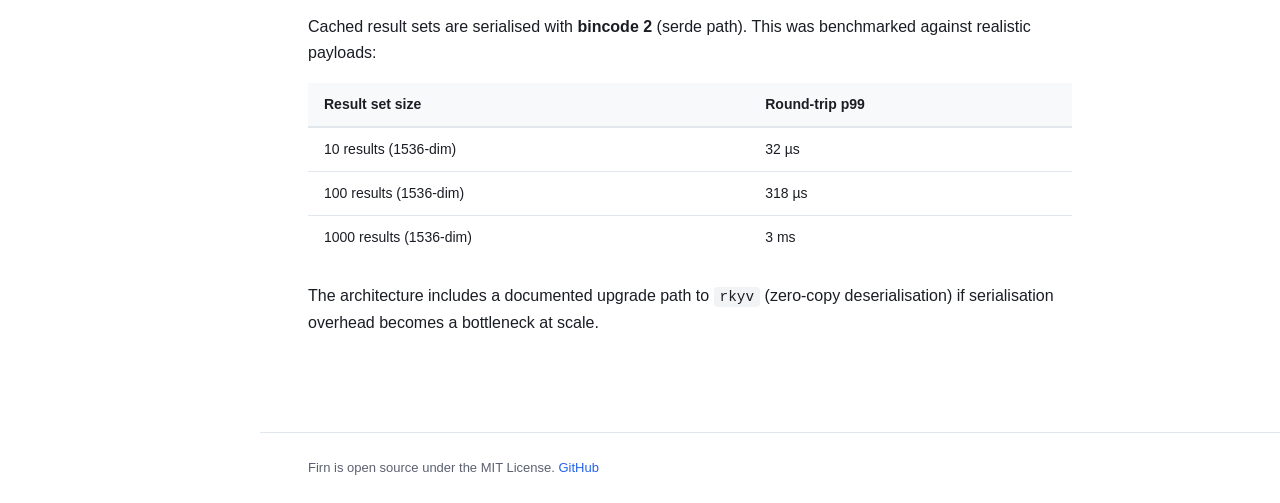
<file: docs/architecture.html>
<!DOCTYPE html>
<html lang="en">
<head>
  <meta charset="utf-8">
  <meta name="viewport" content="width=device-width, initial-scale=1">
  <title>Architecture - Firn</title>
  <meta name="description" content="How Firn works internally: tiered storage, cache invalidation, namespace isolation, and the query and write paths.">
  <link rel="stylesheet" href="style.css">
</head>
<body>

<header class="site-header">
  <button class="menu-toggle" aria-label="Toggle sidebar">
    <svg width="20" height="20" fill="none" stroke="currentColor" stroke-width="2"><path d="M3 6h14M3 10h14M3 14h14"/></svg>
  </button>
  <a href="index.html" class="logo">firn<span>flow</span></a>
  <nav>
    <a href="quickstart.html">Quickstart</a>
    <a href="api.html">API</a>
    <a href="configuration.html">Config</a>
    <a href="architecture.html" class="active">Architecture</a>
    <a href="deployment.html">Deploy</a>
    <a href="monitoring.html">Monitoring</a>
    <a href="https://github.com/gordonmurray/firnflow">GitHub</a>
  </nav>
</header>

<div class="layout">
  <aside class="sidebar">
    <div class="sidebar-section">
      <h4>Getting started</h4>
      <a href="quickstart.html">Quickstart</a>
      <a href="configuration.html">Configuration</a>
      <a href="deployment.html">Deployment</a>
    </div>
    <div class="sidebar-section">
      <h4>Using Firn</h4>
      <a href="api.html">API reference</a>
      <a href="monitoring.html">Monitoring</a>
    </div>
    <div class="sidebar-section">
      <h4>Internals</h4>
      <a href="architecture.html" class="active">Architecture</a>
    </div>
  </aside>

  <main class="content">
    <h1>Architecture</h1>
    <p class="subtitle">How Firn turns cheap object storage into a fast, multi-tenant search engine.</p>

    <h2>Tiered storage</h2>
    <p>Firn's core idea is a three-tier storage hierarchy. Data lives permanently on S3, but queries are served from the fastest available tier:</p>

    <table>
      <thead><tr><th>Tier</th><th>Backed by</th><th>Latency</th><th>Role</th></tr></thead>
      <tbody>
        <tr><td><strong>L1: RAM</strong></td><td>foyer in-memory cache</td><td>sub-microsecond</td><td>Hottest queries, configurable size</td></tr>
        <tr><td><strong>L2: NVMe</strong></td><td>foyer disk cache</td><td>microseconds</td><td>Overflow from RAM tier, larger capacity</td></tr>
        <tr><td><strong>L3: Object storage</strong></td><td>LanceDB on S3/MinIO/R2</td><td>milliseconds to seconds</td><td>Source of truth, unlimited capacity, near-zero idle cost</td></tr>
      </tbody>
    </table>

    <p>The cache stores complete, serialised query result sets. When a query hits the cache, zero bytes are read from S3. When it misses, the result is fetched from S3 and stored in the cache for future use.</p>

    <h2>Query path</h2>
    <p>Every query follows this exact sequence:</p>
    <ol>
      <li><strong>Hash the query.</strong> The full <code>QueryRequest</code> (vector, k, nprobes, text) is serialised with bincode and hashed with xxh3 to produce a deterministic <code>QueryHash</code>.</li>
      <li><strong>Build the cache key.</strong> The key is a tuple of <code>(namespace, generation, query_hash)</code>. The generation counter ensures stale results are never returned after a write.</li>
      <li><strong>Check foyer.</strong> The HybridCache checks RAM first, then NVMe. On a hit, the serialised result is returned and a <code>cache_hits_total</code> metric is recorded.</li>
      <li><strong>On miss: query S3.</strong> LanceDB runs the query against the Lance table on S3 (vector nearest-neighbour, BM25 FTS, or hybrid). The result is serialised with bincode and stored in foyer. A <code>cache_misses_total</code> and <code>s3_requests_total</code> metric are recorded.</li>
      <li><strong>Return the result.</strong> The query duration (cache hit or miss) is recorded in the <code>query_duration_seconds</code> histogram.</li>
    </ol>

    <h2>Write path</h2>
    <p>Writes follow a strict ordering to prevent stale cache state:</p>
    <ol>
      <li><strong>Append to S3.</strong> Rows are appended to the namespace's Lance table via LanceDB's native append API.</li>
      <li><strong>Invalidate the cache.</strong> Only after the S3 write succeeds, the namespace's generation counter is atomically incremented. This makes all previously cached entries for that namespace unreachable by key.</li>
      <li><strong>Record metrics.</strong> <code>write_duration_seconds</code> and <code>s3_requests_total{operation=upsert}</code> are updated.</li>
    </ol>
    <p>The "invalidate after confirmed write" ordering is critical: if the S3 write fails, the cache is left untouched with valid data. There is no window where the cache is empty and queries would storm S3.</p>

    <h2>Cache invalidation</h2>
    <p>Firn uses a <strong>generation counter</strong> strategy for cache invalidation. This was chosen after evaluating several alternatives.</p>

    <h3>How it works</h3>
    <p>A <code>DashMap&lt;NamespaceId, AtomicU64&gt;</code> tracks a generation number for each namespace. The foyer cache key includes the generation:</p>
    <pre><code>CacheKey {
    namespace: NamespaceId,
    generation: u64,
    query: QueryHash,
}</code></pre>
    <p>On any write to a namespace, the generation is atomically incremented. All previously cached entries (at the old generation) are now unreachable by key construction. foyer's normal LFU/LRU eviction reclaims their space over time.</p>

    <h3>Why this approach</h3>
    <table>
      <thead><tr><th>Property</th><th>Value</th></tr></thead>
      <tbody>
        <tr><td>Invalidation cost</td><td>O(1) per write, regardless of cached query count</td></tr>
        <tr><td>Auxiliary memory</td><td>One <code>u64</code> per namespace (not per cache entry)</td></tr>
        <tr><td>Race conditions</td><td>None. The generation is captured at query start, so a concurrent write cannot cause a stale result to be cached at the new generation.</td></tr>
        <tr><td>Trade-off</td><td>Stale-generation entries remain in the cache until evicted by foyer. Under write-heavy workloads, the NVMe tier may hold unreachable entries temporarily.</td></tr>
      </tbody>
    </table>

    <h2>Namespace isolation</h2>
    <p>Each namespace is a fully isolated unit:</p>
    <ul>
      <li><strong>S3 prefix:</strong> <code>s3://bucket/namespace/</code> - no data sharing between namespaces</li>
      <li><strong>Vector dimension:</strong> inferred from the first upsert; subsequent upserts to the same namespace must match</li>
      <li><strong>Cache:</strong> one shared foyer instance, but keys are scoped by namespace</li>
      <li><strong>Lifecycle:</strong> lazy creation (no S3 objects until the first write), full cleanup on delete</li>
    </ul>
    <p>Cross-namespace queries are not supported and return a <code>400</code> error.</p>

    <h3>Per-namespace vector dimensions</h3>
    <p>There is no global vector dimension setting. Each namespace independently determines its dimension:</p>
    <ul>
      <li>On the first upsert, the dimension is inferred from the first row's vector length</li>
      <li>On subsequent upserts, every row is validated against the resolved dimension</li>
      <li>On re-open (after restart), the dimension is read from the existing Lance table schema</li>
    </ul>
    <p>This means a single Firn instance can serve namespaces at different dimensions simultaneously, for example 384-dim sentence embeddings alongside 1536-dim OpenAI embeddings.</p>

    <h2>ANN index</h2>
    <p>Firn supports explicit IVF_PQ (Inverted File with Product Quantisation) index builds via the <code>/ns/{ns}/index</code> endpoint. The index is optional; without it, queries perform a linear scan.</p>

    <h3>When to build an index</h3>
    <ul>
      <li>Once the namespace has enough rows that cold query latency matters (usually &gt;10k vectors)</li>
      <li>After the bulk of your data is loaded (building on a partial dataset then upserting more data degrades index quality until rebuilt)</li>
    </ul>

    <h3>Impact on latency</h3>
    <p>On AWS S3 with 100k vectors at dim=1536:</p>
    <table>
      <thead><tr><th></th><th>Without index</th><th>With IVF_PQ</th><th>Speedup</th></tr></thead>
      <tbody>
        <tr><td>Cold query (p50)</td><td>25.14 s</td><td>979 ms</td><td>25.7x</td></tr>
        <tr><td>Warm query (p50)</td><td>66 &micro;s</td><td>72 &micro;s</td><td>(cache dominates)</td></tr>
      </tbody>
    </table>
    <p>The index matters most for cold queries. Once a result is cached, the index makes no difference.</p>

    <h3>The nprobes parameter</h3>
    <p>When an IVF_PQ index exists, the <code>nprobes</code> query parameter controls how many IVF partitions are searched. Higher values improve recall but increase latency. The default is 20.</p>

    <h2>Full-text search</h2>
    <p>Each namespace's schema includes a nullable <code>text</code> column. When text data is present and an FTS index has been built (via <code>/ns/{ns}/fts-index</code>), three query modes are available:</p>
    <ul>
      <li><strong>Vector-only:</strong> provide <code>vector</code>, omit <code>text</code></li>
      <li><strong>FTS-only:</strong> provide <code>text</code>, omit <code>vector</code></li>
      <li><strong>Hybrid:</strong> provide both. LanceDB automatically fuses results via Reciprocal Rank Fusion (RRF).</li>
    </ul>

    <h2>Compaction</h2>
    <p>Each upsert creates a new Lance data fragment on S3. After many small upserts, the namespace accumulates many small files, which increases cold query latency (more S3 GET requests per scan). Compaction merges these fragments into fewer, larger files.</p>
    <ul>
      <li>Triggered explicitly via <code>POST /ns/{ns}/compact</code></li>
      <li>Runs in the background (returns 202)</li>
      <li>Invalidates the cache after completion (file offsets change)</li>
      <li>Target: 1 million rows per fragment</li>
    </ul>

    <h2>Concurrency</h2>
    <p>Firn relies on LanceDB's native concurrency model, which uses S3 conditional writes (<code>If-None-Match: *</code>) to prevent conflicts between concurrent writers. This has been stress-tested with multiple simultaneous writers on both MinIO and AWS S3, with 100 runs each showing zero row count discrepancies.</p>

    <div class="callout callout-info">
      <div class="callout-title">Single-node design</div>
      Firn currently operates as a single-node service. The cache is in-process (not distributed). Horizontal scaling would require a shared cache layer or request routing, which is not yet implemented.
    </div>

    <h2>Serialisation</h2>
    <p>Cached result sets are serialised with <strong>bincode 2</strong> (serde path). This was benchmarked against realistic payloads:</p>
    <table>
      <thead><tr><th>Result set size</th><th>Round-trip p99</th></tr></thead>
      <tbody>
        <tr><td>10 results (1536-dim)</td><td>32 &micro;s</td></tr>
        <tr><td>100 results (1536-dim)</td><td>318 &micro;s</td></tr>
        <tr><td>1000 results (1536-dim)</td><td>3 ms</td></tr>
      </tbody>
    </table>
    <p>The architecture includes a documented upgrade path to <code>rkyv</code> (zero-copy deserialisation) if serialisation overhead becomes a bottleneck at scale.</p>

  </main>
</div>

<footer class="site-footer">
  Firn is open source under the MIT License.
  <a href="https://github.com/gordonmurray/firnflow">GitHub</a>
</footer>

<script src="main.js"></script>
</body>
</html>
</file>
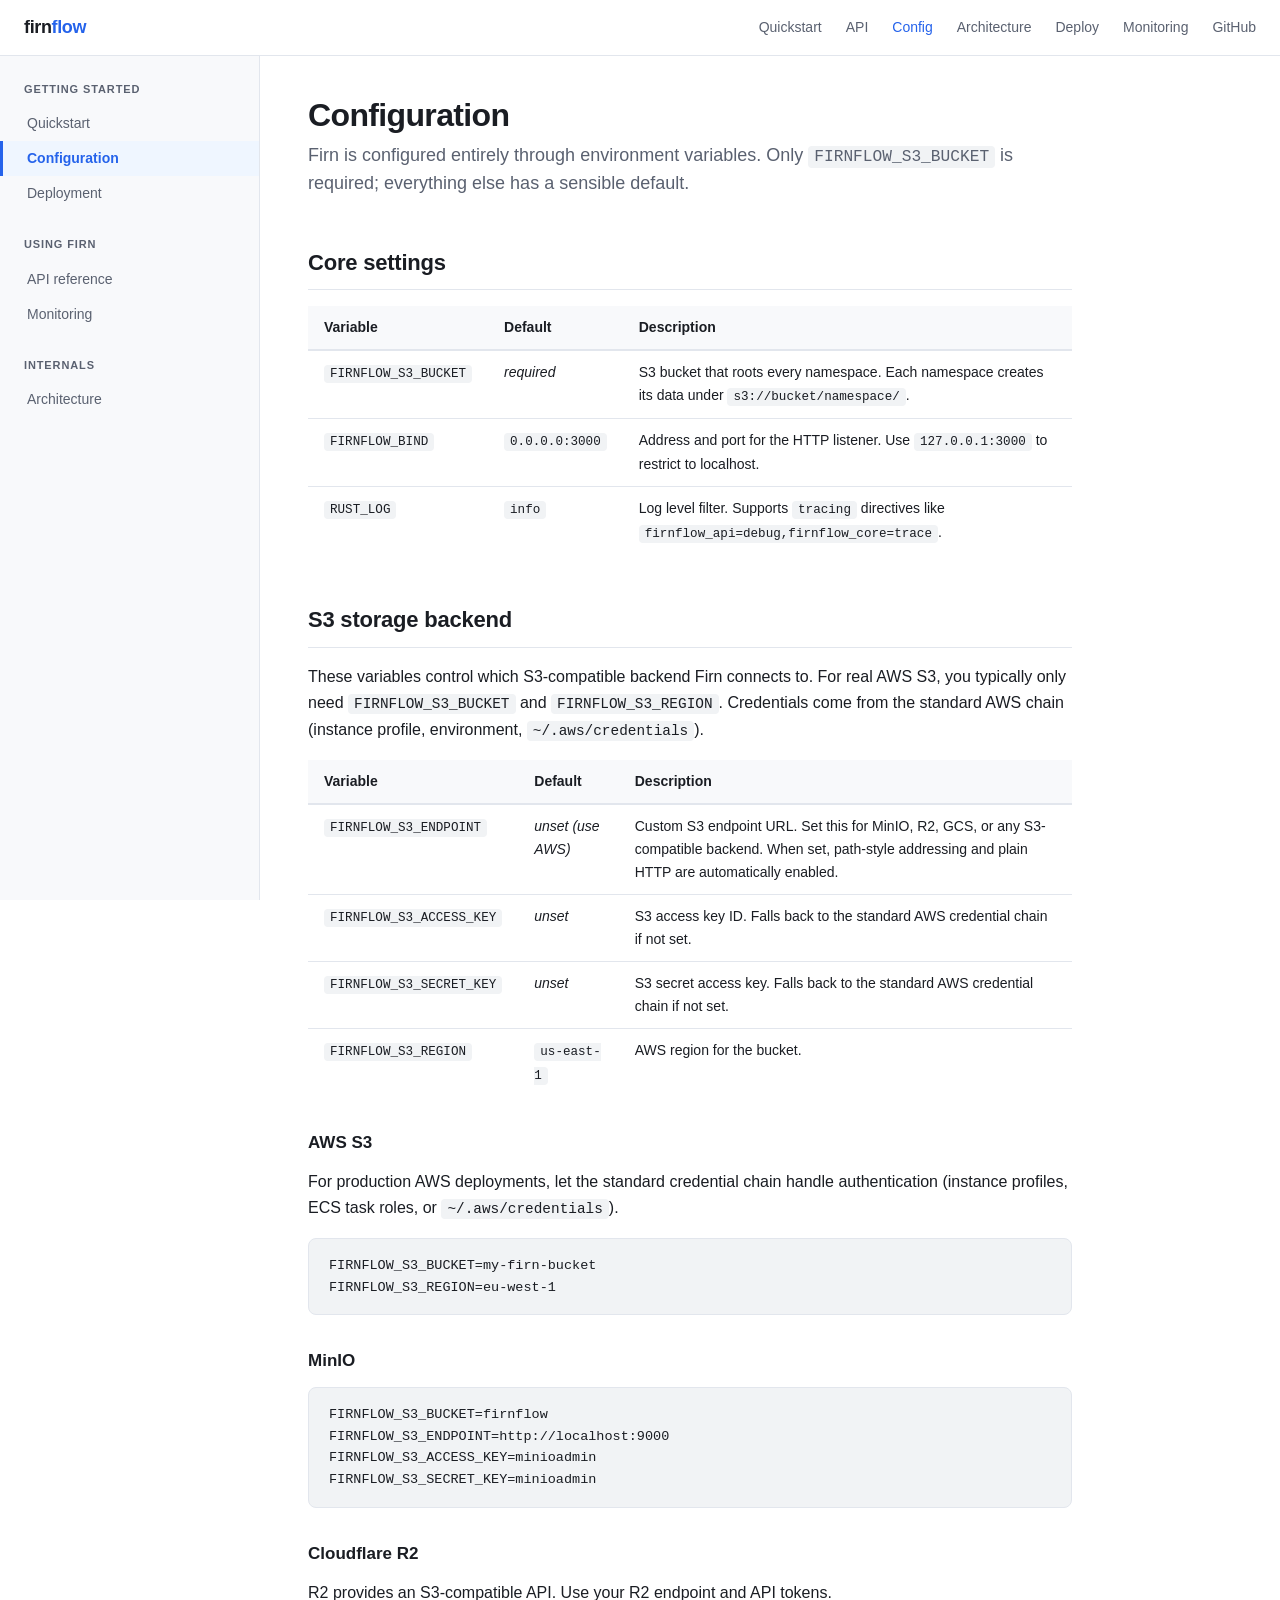
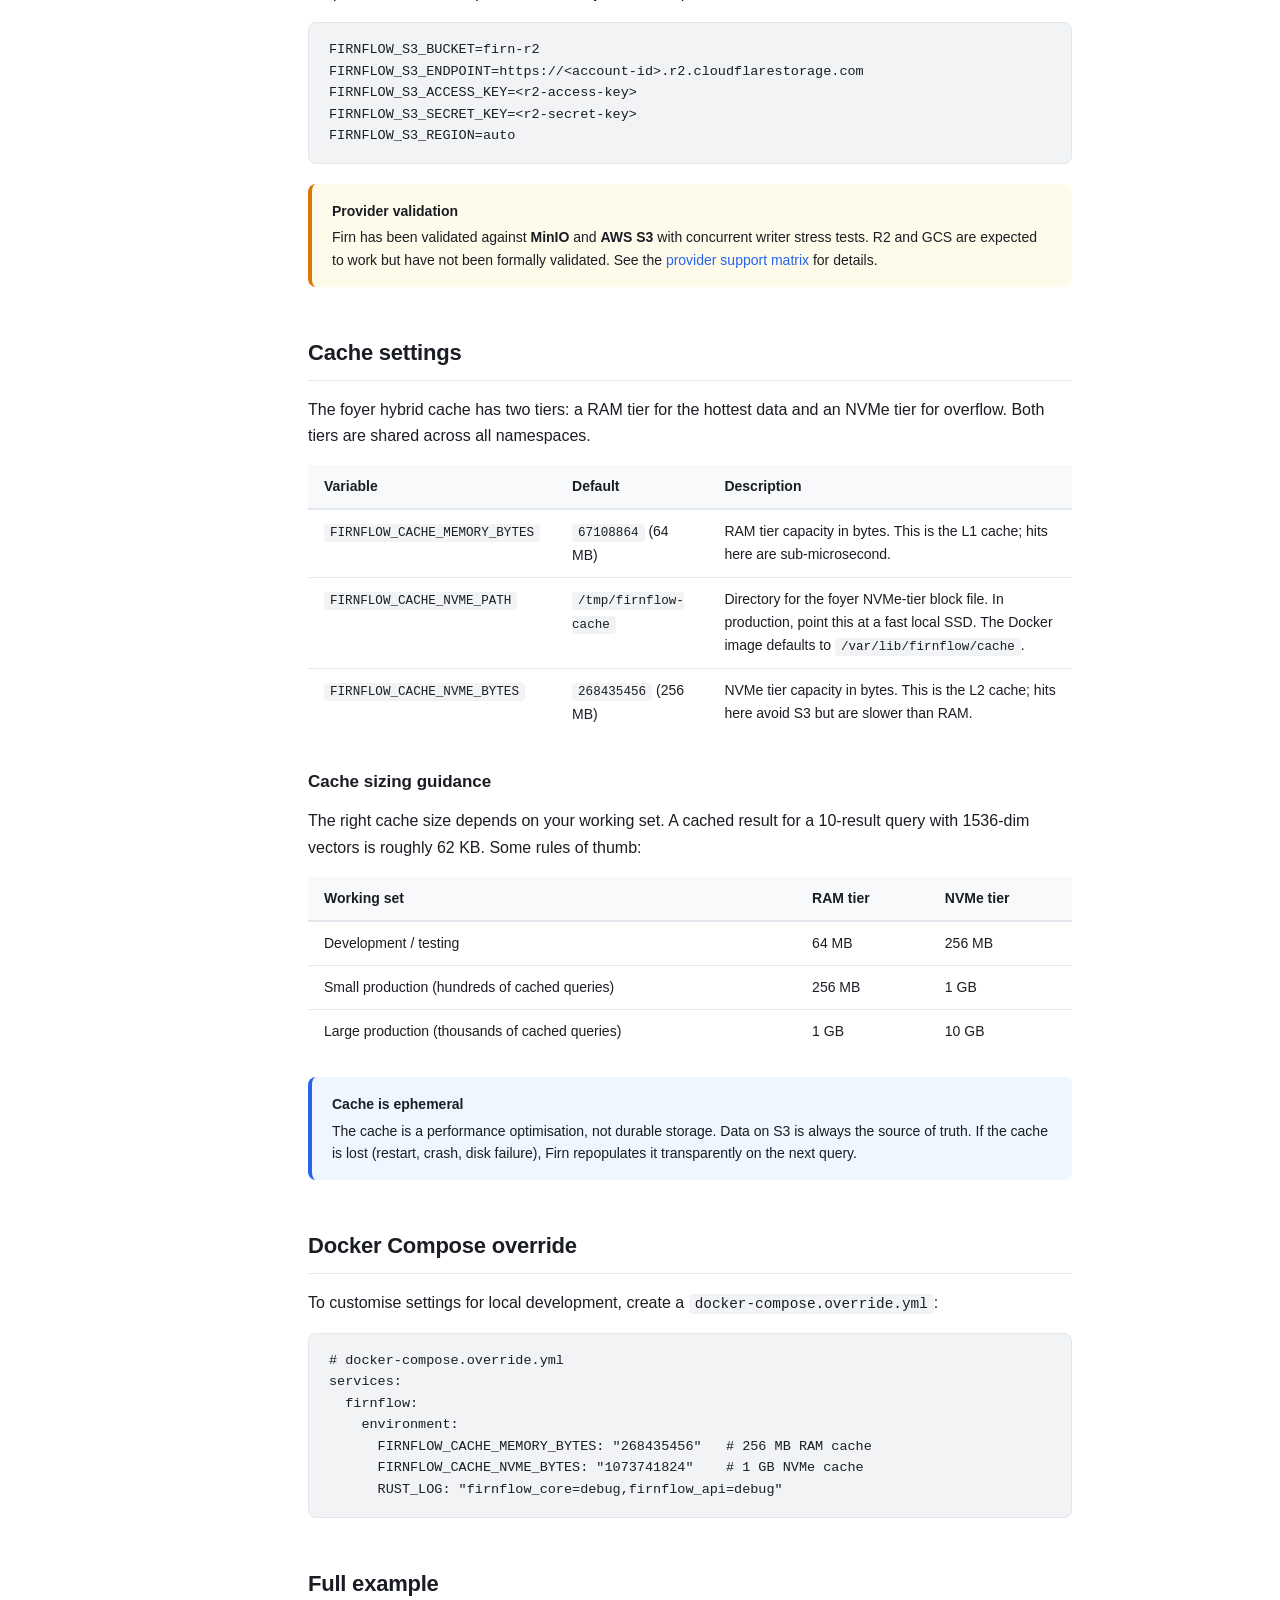
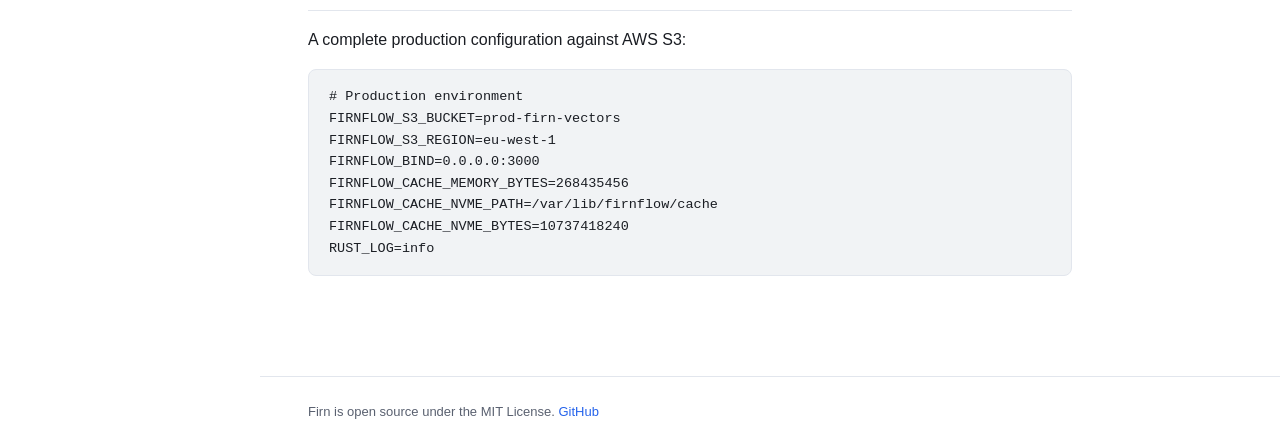
<file: docs/configuration.html>
<!DOCTYPE html>
<html lang="en">
<head>
  <meta charset="utf-8">
  <meta name="viewport" content="width=device-width, initial-scale=1">
  <title>Configuration - Firn</title>
  <meta name="description" content="All environment variables for configuring Firn: S3 backends, cache sizing, bind address, and logging.">
  <link rel="stylesheet" href="style.css">
</head>
<body>

<header class="site-header">
  <button class="menu-toggle" aria-label="Toggle sidebar">
    <svg width="20" height="20" fill="none" stroke="currentColor" stroke-width="2"><path d="M3 6h14M3 10h14M3 14h14"/></svg>
  </button>
  <a href="index.html" class="logo">firn<span>flow</span></a>
  <nav>
    <a href="quickstart.html">Quickstart</a>
    <a href="api.html">API</a>
    <a href="configuration.html" class="active">Config</a>
    <a href="architecture.html">Architecture</a>
    <a href="deployment.html">Deploy</a>
    <a href="monitoring.html">Monitoring</a>
    <a href="https://github.com/gordonmurray/firnflow">GitHub</a>
  </nav>
</header>

<div class="layout">
  <aside class="sidebar">
    <div class="sidebar-section">
      <h4>Getting started</h4>
      <a href="quickstart.html">Quickstart</a>
      <a href="configuration.html" class="active">Configuration</a>
      <a href="deployment.html">Deployment</a>
    </div>
    <div class="sidebar-section">
      <h4>Using Firn</h4>
      <a href="api.html">API reference</a>
      <a href="monitoring.html">Monitoring</a>
    </div>
    <div class="sidebar-section">
      <h4>Internals</h4>
      <a href="architecture.html">Architecture</a>
    </div>
  </aside>

  <main class="content">
    <h1>Configuration</h1>
    <p class="subtitle">Firn is configured entirely through environment variables. Only <code>FIRNFLOW_S3_BUCKET</code> is required; everything else has a sensible default.</p>

    <h2>Core settings</h2>

    <table>
      <thead><tr><th>Variable</th><th>Default</th><th>Description</th></tr></thead>
      <tbody>
        <tr>
          <td><code>FIRNFLOW_S3_BUCKET</code></td>
          <td><em>required</em></td>
          <td>S3 bucket that roots every namespace. Each namespace creates its data under <code>s3://bucket/namespace/</code>.</td>
        </tr>
        <tr>
          <td><code>FIRNFLOW_BIND</code></td>
          <td><code>0.0.0.0:3000</code></td>
          <td>Address and port for the HTTP listener. Use <code>127.0.0.1:3000</code> to restrict to localhost.</td>
        </tr>
        <tr>
          <td><code>RUST_LOG</code></td>
          <td><code>info</code></td>
          <td>Log level filter. Supports <code>tracing</code> directives like <code>firnflow_api=debug,firnflow_core=trace</code>.</td>
        </tr>
      </tbody>
    </table>

    <h2>S3 storage backend</h2>
    <p>These variables control which S3-compatible backend Firn connects to. For real AWS S3, you typically only need <code>FIRNFLOW_S3_BUCKET</code> and <code>FIRNFLOW_S3_REGION</code>. Credentials come from the standard AWS chain (instance profile, environment, <code>~/.aws/credentials</code>).</p>

    <table>
      <thead><tr><th>Variable</th><th>Default</th><th>Description</th></tr></thead>
      <tbody>
        <tr>
          <td><code>FIRNFLOW_S3_ENDPOINT</code></td>
          <td><em>unset (use AWS)</em></td>
          <td>Custom S3 endpoint URL. Set this for MinIO, R2, GCS, or any S3-compatible backend. When set, path-style addressing and plain HTTP are automatically enabled.</td>
        </tr>
        <tr>
          <td><code>FIRNFLOW_S3_ACCESS_KEY</code></td>
          <td><em>unset</em></td>
          <td>S3 access key ID. Falls back to the standard AWS credential chain if not set.</td>
        </tr>
        <tr>
          <td><code>FIRNFLOW_S3_SECRET_KEY</code></td>
          <td><em>unset</em></td>
          <td>S3 secret access key. Falls back to the standard AWS credential chain if not set.</td>
        </tr>
        <tr>
          <td><code>FIRNFLOW_S3_REGION</code></td>
          <td><code>us-east-1</code></td>
          <td>AWS region for the bucket.</td>
        </tr>
      </tbody>
    </table>

    <h3>AWS S3</h3>
    <p>For production AWS deployments, let the standard credential chain handle authentication (instance profiles, ECS task roles, or <code>~/.aws/credentials</code>).</p>
    <pre><code>FIRNFLOW_S3_BUCKET=my-firn-bucket
FIRNFLOW_S3_REGION=eu-west-1</code></pre>

    <h3>MinIO</h3>
    <pre><code>FIRNFLOW_S3_BUCKET=firnflow
FIRNFLOW_S3_ENDPOINT=http://localhost:9000
FIRNFLOW_S3_ACCESS_KEY=minioadmin
FIRNFLOW_S3_SECRET_KEY=minioadmin</code></pre>

    <h3>Cloudflare R2</h3>
    <p>R2 provides an S3-compatible API. Use your R2 endpoint and API tokens.</p>
    <pre><code>FIRNFLOW_S3_BUCKET=firn-r2
FIRNFLOW_S3_ENDPOINT=https://&lt;account-id&gt;.r2.cloudflarestorage.com
FIRNFLOW_S3_ACCESS_KEY=&lt;r2-access-key&gt;
FIRNFLOW_S3_SECRET_KEY=&lt;r2-secret-key&gt;
FIRNFLOW_S3_REGION=auto</code></pre>

    <div class="callout callout-warning">
      <div class="callout-title">Provider validation</div>
      Firn has been validated against <strong>MinIO</strong> and <strong>AWS S3</strong> with concurrent writer stress tests. R2 and GCS are expected to work but have not been formally validated. See the <a href="https://github.com/gordonmurray/firnflow/blob/main/docs/provider-support.md">provider support matrix</a> for details.
    </div>

    <h2>Cache settings</h2>
    <p>The foyer hybrid cache has two tiers: a RAM tier for the hottest data and an NVMe tier for overflow. Both tiers are shared across all namespaces.</p>

    <table>
      <thead><tr><th>Variable</th><th>Default</th><th>Description</th></tr></thead>
      <tbody>
        <tr>
          <td><code>FIRNFLOW_CACHE_MEMORY_BYTES</code></td>
          <td><code>67108864</code> (64 MB)</td>
          <td>RAM tier capacity in bytes. This is the L1 cache; hits here are sub-microsecond.</td>
        </tr>
        <tr>
          <td><code>FIRNFLOW_CACHE_NVME_PATH</code></td>
          <td><code>/tmp/firnflow-cache</code></td>
          <td>Directory for the foyer NVMe-tier block file. In production, point this at a fast local SSD. The Docker image defaults to <code>/var/lib/firnflow/cache</code>.</td>
        </tr>
        <tr>
          <td><code>FIRNFLOW_CACHE_NVME_BYTES</code></td>
          <td><code>268435456</code> (256 MB)</td>
          <td>NVMe tier capacity in bytes. This is the L2 cache; hits here avoid S3 but are slower than RAM.</td>
        </tr>
      </tbody>
    </table>

    <h3>Cache sizing guidance</h3>
    <p>The right cache size depends on your working set. A cached result for a 10-result query with 1536-dim vectors is roughly 62 KB. Some rules of thumb:</p>

    <table>
      <thead><tr><th>Working set</th><th>RAM tier</th><th>NVMe tier</th></tr></thead>
      <tbody>
        <tr><td>Development / testing</td><td>64 MB</td><td>256 MB</td></tr>
        <tr><td>Small production (hundreds of cached queries)</td><td>256 MB</td><td>1 GB</td></tr>
        <tr><td>Large production (thousands of cached queries)</td><td>1 GB</td><td>10 GB</td></tr>
      </tbody>
    </table>

    <div class="callout callout-info">
      <div class="callout-title">Cache is ephemeral</div>
      The cache is a performance optimisation, not durable storage. Data on S3 is always the source of truth. If the cache is lost (restart, crash, disk failure), Firn repopulates it transparently on the next query.
    </div>

    <h2>Docker Compose override</h2>
    <p>To customise settings for local development, create a <code>docker-compose.override.yml</code>:</p>
    <pre><code># docker-compose.override.yml
services:
  firnflow:
    environment:
      FIRNFLOW_CACHE_MEMORY_BYTES: "268435456"   # 256 MB RAM cache
      FIRNFLOW_CACHE_NVME_BYTES: "1073741824"    # 1 GB NVMe cache
      RUST_LOG: "firnflow_core=debug,firnflow_api=debug"</code></pre>

    <h2>Full example</h2>
    <p>A complete production configuration against AWS S3:</p>
    <pre><code># Production environment
FIRNFLOW_S3_BUCKET=prod-firn-vectors
FIRNFLOW_S3_REGION=eu-west-1
FIRNFLOW_BIND=0.0.0.0:3000
FIRNFLOW_CACHE_MEMORY_BYTES=268435456
FIRNFLOW_CACHE_NVME_PATH=/var/lib/firnflow/cache
FIRNFLOW_CACHE_NVME_BYTES=10737418240
RUST_LOG=info</code></pre>

  </main>
</div>

<footer class="site-footer">
  Firn is open source under the MIT License.
  <a href="https://github.com/gordonmurray/firnflow">GitHub</a>
</footer>

<script src="main.js"></script>
</body>
</html>
</file>
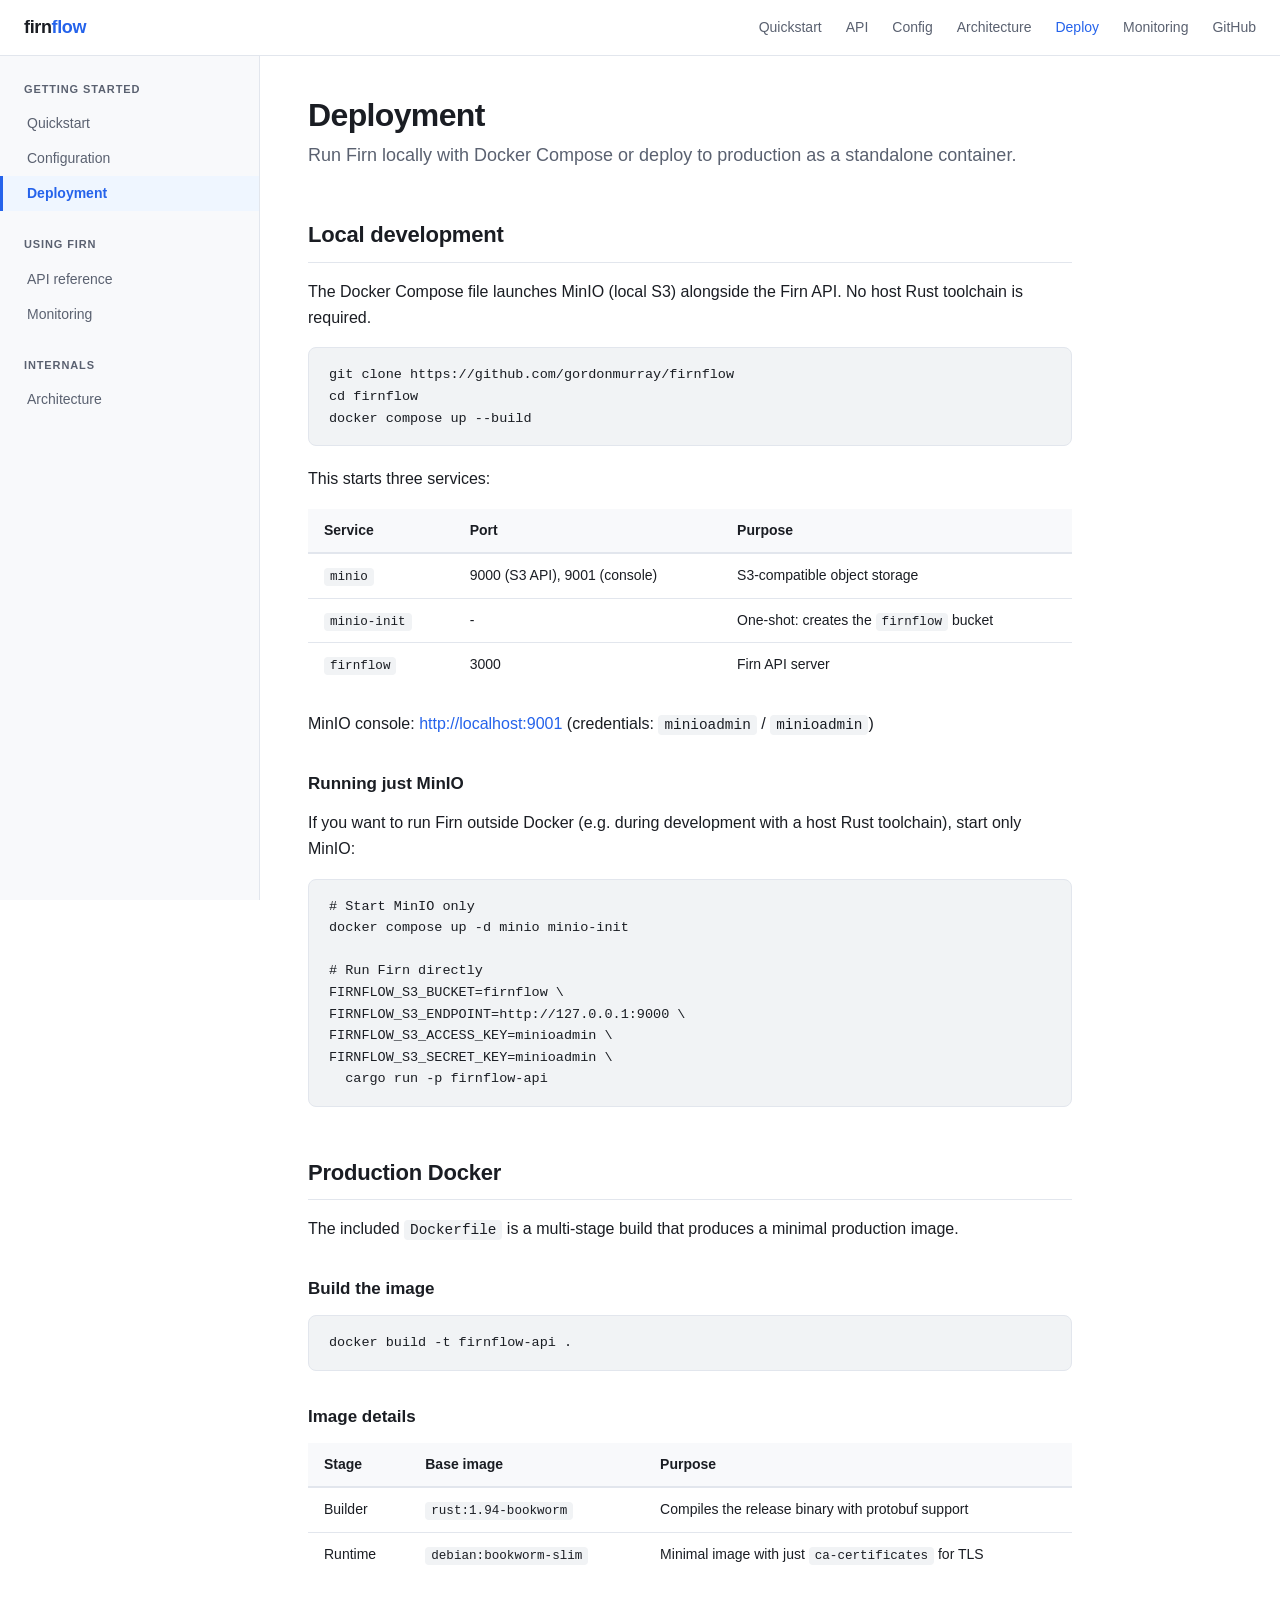
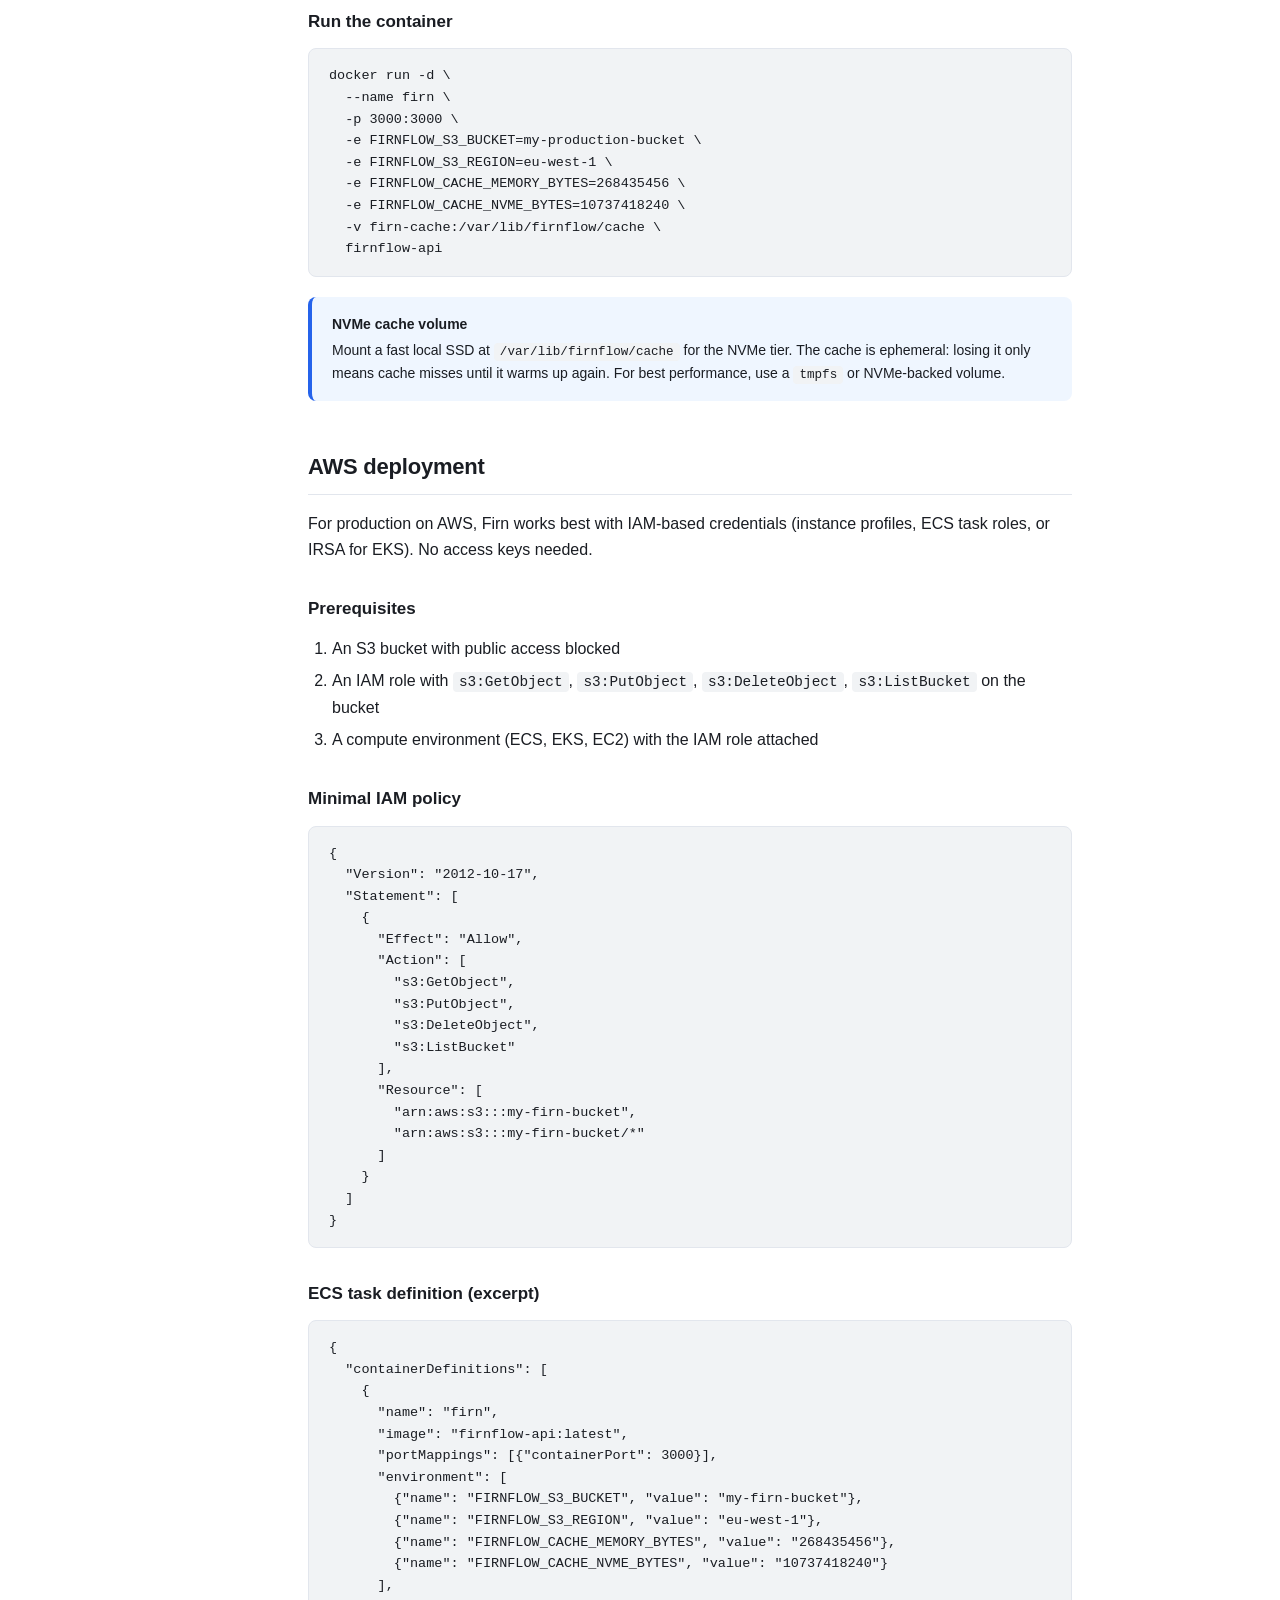
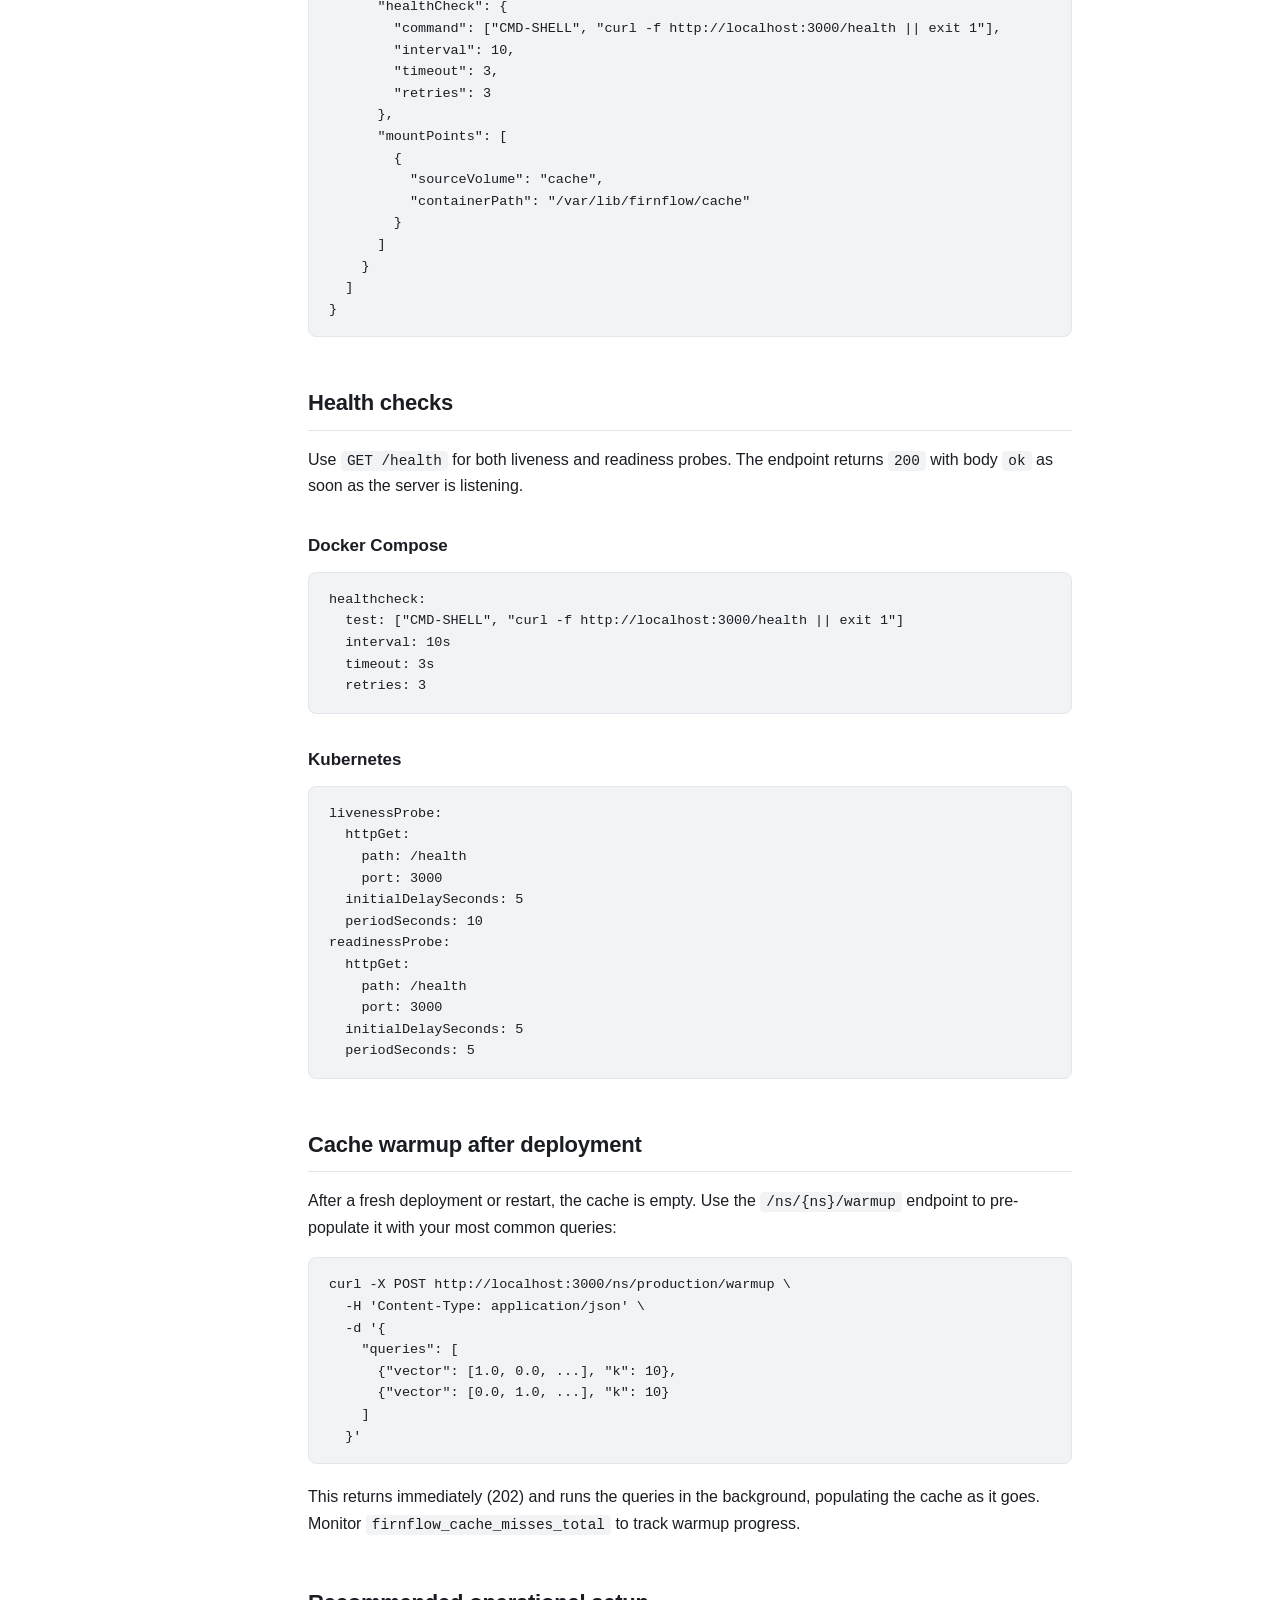
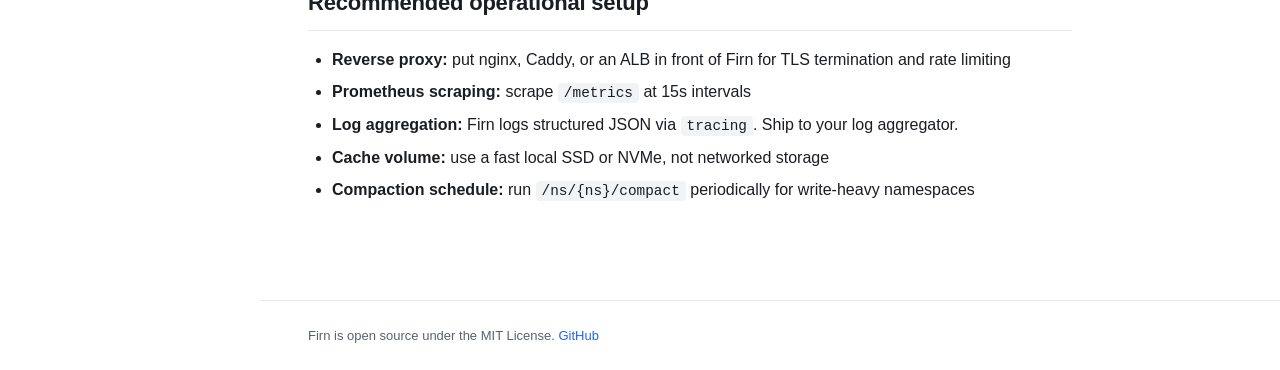
<file: docs/deployment.html>
<!DOCTYPE html>
<html lang="en">
<head>
  <meta charset="utf-8">
  <meta name="viewport" content="width=device-width, initial-scale=1">
  <title>Deployment - Firn</title>
  <meta name="description" content="Deploy Firn with Docker Compose for local development, or as a production container with AWS S3, MinIO, or R2.">
  <link rel="stylesheet" href="style.css">
</head>
<body>

<header class="site-header">
  <button class="menu-toggle" aria-label="Toggle sidebar">
    <svg width="20" height="20" fill="none" stroke="currentColor" stroke-width="2"><path d="M3 6h14M3 10h14M3 14h14"/></svg>
  </button>
  <a href="index.html" class="logo">firn<span>flow</span></a>
  <nav>
    <a href="quickstart.html">Quickstart</a>
    <a href="api.html">API</a>
    <a href="configuration.html">Config</a>
    <a href="architecture.html">Architecture</a>
    <a href="deployment.html" class="active">Deploy</a>
    <a href="monitoring.html">Monitoring</a>
    <a href="https://github.com/gordonmurray/firnflow">GitHub</a>
  </nav>
</header>

<div class="layout">
  <aside class="sidebar">
    <div class="sidebar-section">
      <h4>Getting started</h4>
      <a href="quickstart.html">Quickstart</a>
      <a href="configuration.html">Configuration</a>
      <a href="deployment.html" class="active">Deployment</a>
    </div>
    <div class="sidebar-section">
      <h4>Using Firn</h4>
      <a href="api.html">API reference</a>
      <a href="monitoring.html">Monitoring</a>
    </div>
    <div class="sidebar-section">
      <h4>Internals</h4>
      <a href="architecture.html">Architecture</a>
    </div>
  </aside>

  <main class="content">
    <h1>Deployment</h1>
    <p class="subtitle">Run Firn locally with Docker Compose or deploy to production as a standalone container.</p>

    <h2>Local development</h2>
    <p>The Docker Compose file launches MinIO (local S3) alongside the Firn API. No host Rust toolchain is required.</p>

    <pre><code>git clone https://github.com/gordonmurray/firnflow
cd firnflow
docker compose up --build</code></pre>

    <p>This starts three services:</p>
    <table>
      <thead><tr><th>Service</th><th>Port</th><th>Purpose</th></tr></thead>
      <tbody>
        <tr><td><code>minio</code></td><td>9000 (S3 API), 9001 (console)</td><td>S3-compatible object storage</td></tr>
        <tr><td><code>minio-init</code></td><td>-</td><td>One-shot: creates the <code>firnflow</code> bucket</td></tr>
        <tr><td><code>firnflow</code></td><td>3000</td><td>Firn API server</td></tr>
      </tbody>
    </table>
    <p>MinIO console: <a href="http://localhost:9001">http://localhost:9001</a> (credentials: <code>minioadmin</code> / <code>minioadmin</code>)</p>

    <h3>Running just MinIO</h3>
    <p>If you want to run Firn outside Docker (e.g. during development with a host Rust toolchain), start only MinIO:</p>
    <pre><code># Start MinIO only
docker compose up -d minio minio-init

# Run Firn directly
FIRNFLOW_S3_BUCKET=firnflow \
FIRNFLOW_S3_ENDPOINT=http://127.0.0.1:9000 \
FIRNFLOW_S3_ACCESS_KEY=minioadmin \
FIRNFLOW_S3_SECRET_KEY=minioadmin \
  cargo run -p firnflow-api</code></pre>

    <h2>Production Docker</h2>
    <p>The included <code>Dockerfile</code> is a multi-stage build that produces a minimal production image.</p>

    <h3>Build the image</h3>
    <pre><code>docker build -t firnflow-api .</code></pre>

    <h3>Image details</h3>
    <table>
      <thead><tr><th>Stage</th><th>Base image</th><th>Purpose</th></tr></thead>
      <tbody>
        <tr><td>Builder</td><td><code>rust:1.94-bookworm</code></td><td>Compiles the release binary with protobuf support</td></tr>
        <tr><td>Runtime</td><td><code>debian:bookworm-slim</code></td><td>Minimal image with just <code>ca-certificates</code> for TLS</td></tr>
      </tbody>
    </table>

    <h3>Run the container</h3>
    <pre><code>docker run -d \
  --name firn \
  -p 3000:3000 \
  -e FIRNFLOW_S3_BUCKET=my-production-bucket \
  -e FIRNFLOW_S3_REGION=eu-west-1 \
  -e FIRNFLOW_CACHE_MEMORY_BYTES=268435456 \
  -e FIRNFLOW_CACHE_NVME_BYTES=10737418240 \
  -v firn-cache:/var/lib/firnflow/cache \
  firnflow-api</code></pre>

    <div class="callout callout-info">
      <div class="callout-title">NVMe cache volume</div>
      Mount a fast local SSD at <code>/var/lib/firnflow/cache</code> for the NVMe tier. The cache is ephemeral: losing it only means cache misses until it warms up again. For best performance, use a <code>tmpfs</code> or NVMe-backed volume.
    </div>

    <h2>AWS deployment</h2>
    <p>For production on AWS, Firn works best with IAM-based credentials (instance profiles, ECS task roles, or IRSA for EKS). No access keys needed.</p>

    <h3>Prerequisites</h3>
    <ol>
      <li>An S3 bucket with public access blocked</li>
      <li>An IAM role with <code>s3:GetObject</code>, <code>s3:PutObject</code>, <code>s3:DeleteObject</code>, <code>s3:ListBucket</code> on the bucket</li>
      <li>A compute environment (ECS, EKS, EC2) with the IAM role attached</li>
    </ol>

    <h3>Minimal IAM policy</h3>
    <pre><code>{
  "Version": "2012-10-17",
  "Statement": [
    {
      "Effect": "Allow",
      "Action": [
        "s3:GetObject",
        "s3:PutObject",
        "s3:DeleteObject",
        "s3:ListBucket"
      ],
      "Resource": [
        "arn:aws:s3:::my-firn-bucket",
        "arn:aws:s3:::my-firn-bucket/*"
      ]
    }
  ]
}</code></pre>

    <h3>ECS task definition (excerpt)</h3>
    <pre><code>{
  "containerDefinitions": [
    {
      "name": "firn",
      "image": "firnflow-api:latest",
      "portMappings": [{"containerPort": 3000}],
      "environment": [
        {"name": "FIRNFLOW_S3_BUCKET", "value": "my-firn-bucket"},
        {"name": "FIRNFLOW_S3_REGION", "value": "eu-west-1"},
        {"name": "FIRNFLOW_CACHE_MEMORY_BYTES", "value": "268435456"},
        {"name": "FIRNFLOW_CACHE_NVME_BYTES", "value": "10737418240"}
      ],
      "healthCheck": {
        "command": ["CMD-SHELL", "curl -f http://localhost:3000/health || exit 1"],
        "interval": 10,
        "timeout": 3,
        "retries": 3
      },
      "mountPoints": [
        {
          "sourceVolume": "cache",
          "containerPath": "/var/lib/firnflow/cache"
        }
      ]
    }
  ]
}</code></pre>

    <h2>Health checks</h2>
    <p>Use <code>GET /health</code> for both liveness and readiness probes. The endpoint returns <code>200</code> with body <code>ok</code> as soon as the server is listening.</p>

    <h3>Docker Compose</h3>
    <pre><code>healthcheck:
  test: ["CMD-SHELL", "curl -f http://localhost:3000/health || exit 1"]
  interval: 10s
  timeout: 3s
  retries: 3</code></pre>

    <h3>Kubernetes</h3>
    <pre><code>livenessProbe:
  httpGet:
    path: /health
    port: 3000
  initialDelaySeconds: 5
  periodSeconds: 10
readinessProbe:
  httpGet:
    path: /health
    port: 3000
  initialDelaySeconds: 5
  periodSeconds: 5</code></pre>

    <h2>Cache warmup after deployment</h2>
    <p>After a fresh deployment or restart, the cache is empty. Use the <code>/ns/{ns}/warmup</code> endpoint to pre-populate it with your most common queries:</p>
    <pre><code>curl -X POST http://localhost:3000/ns/production/warmup \
  -H 'Content-Type: application/json' \
  -d '{
    "queries": [
      {"vector": [1.0, 0.0, ...], "k": 10},
      {"vector": [0.0, 1.0, ...], "k": 10}
    ]
  }'</code></pre>
    <p>This returns immediately (202) and runs the queries in the background, populating the cache as it goes. Monitor <code>firnflow_cache_misses_total</code> to track warmup progress.</p>

    <h2>Recommended operational setup</h2>
    <ul>
      <li><strong>Reverse proxy:</strong> put nginx, Caddy, or an ALB in front of Firn for TLS termination and rate limiting</li>
      <li><strong>Prometheus scraping:</strong> scrape <code>/metrics</code> at 15s intervals</li>
      <li><strong>Log aggregation:</strong> Firn logs structured JSON via <code>tracing</code>. Ship to your log aggregator.</li>
      <li><strong>Cache volume:</strong> use a fast local SSD or NVMe, not networked storage</li>
      <li><strong>Compaction schedule:</strong> run <code>/ns/{ns}/compact</code> periodically for write-heavy namespaces</li>
    </ul>

  </main>
</div>

<footer class="site-footer">
  Firn is open source under the MIT License.
  <a href="https://github.com/gordonmurray/firnflow">GitHub</a>
</footer>

<script src="main.js"></script>
</body>
</html>
</file>
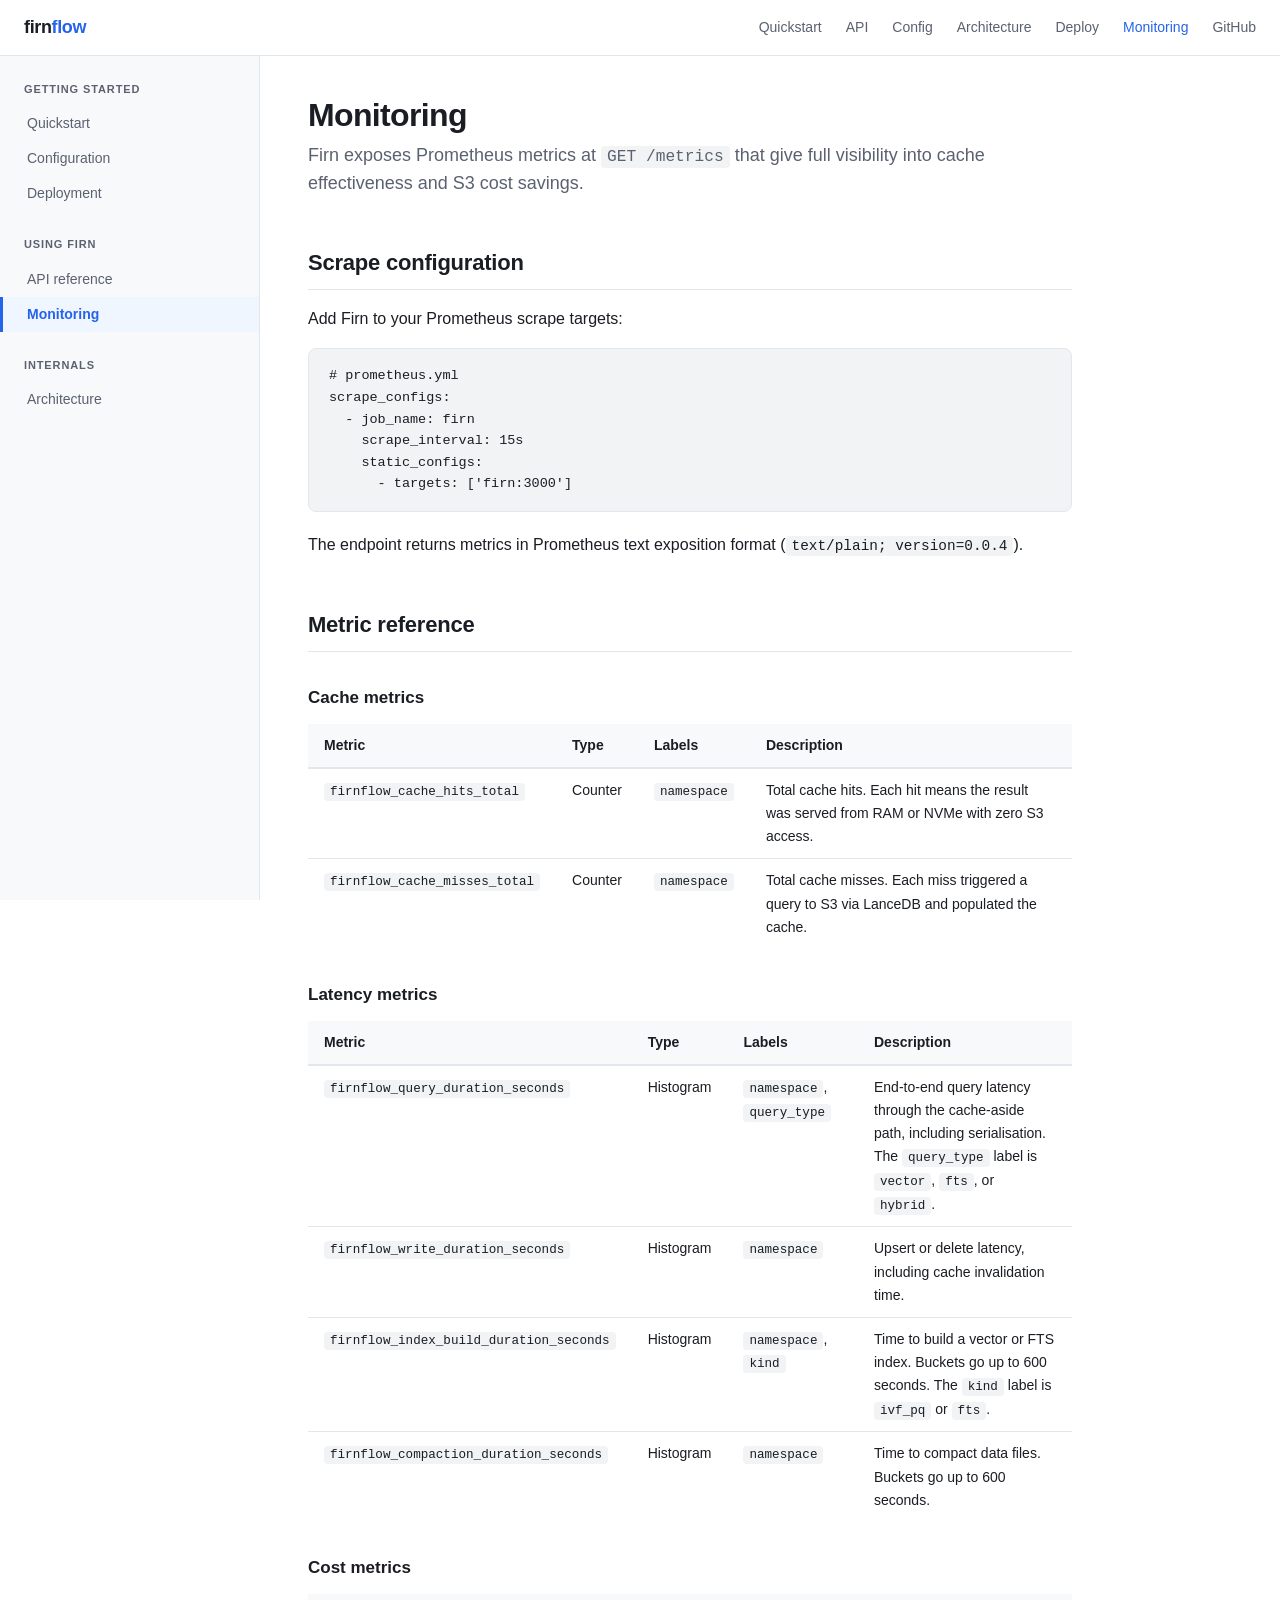
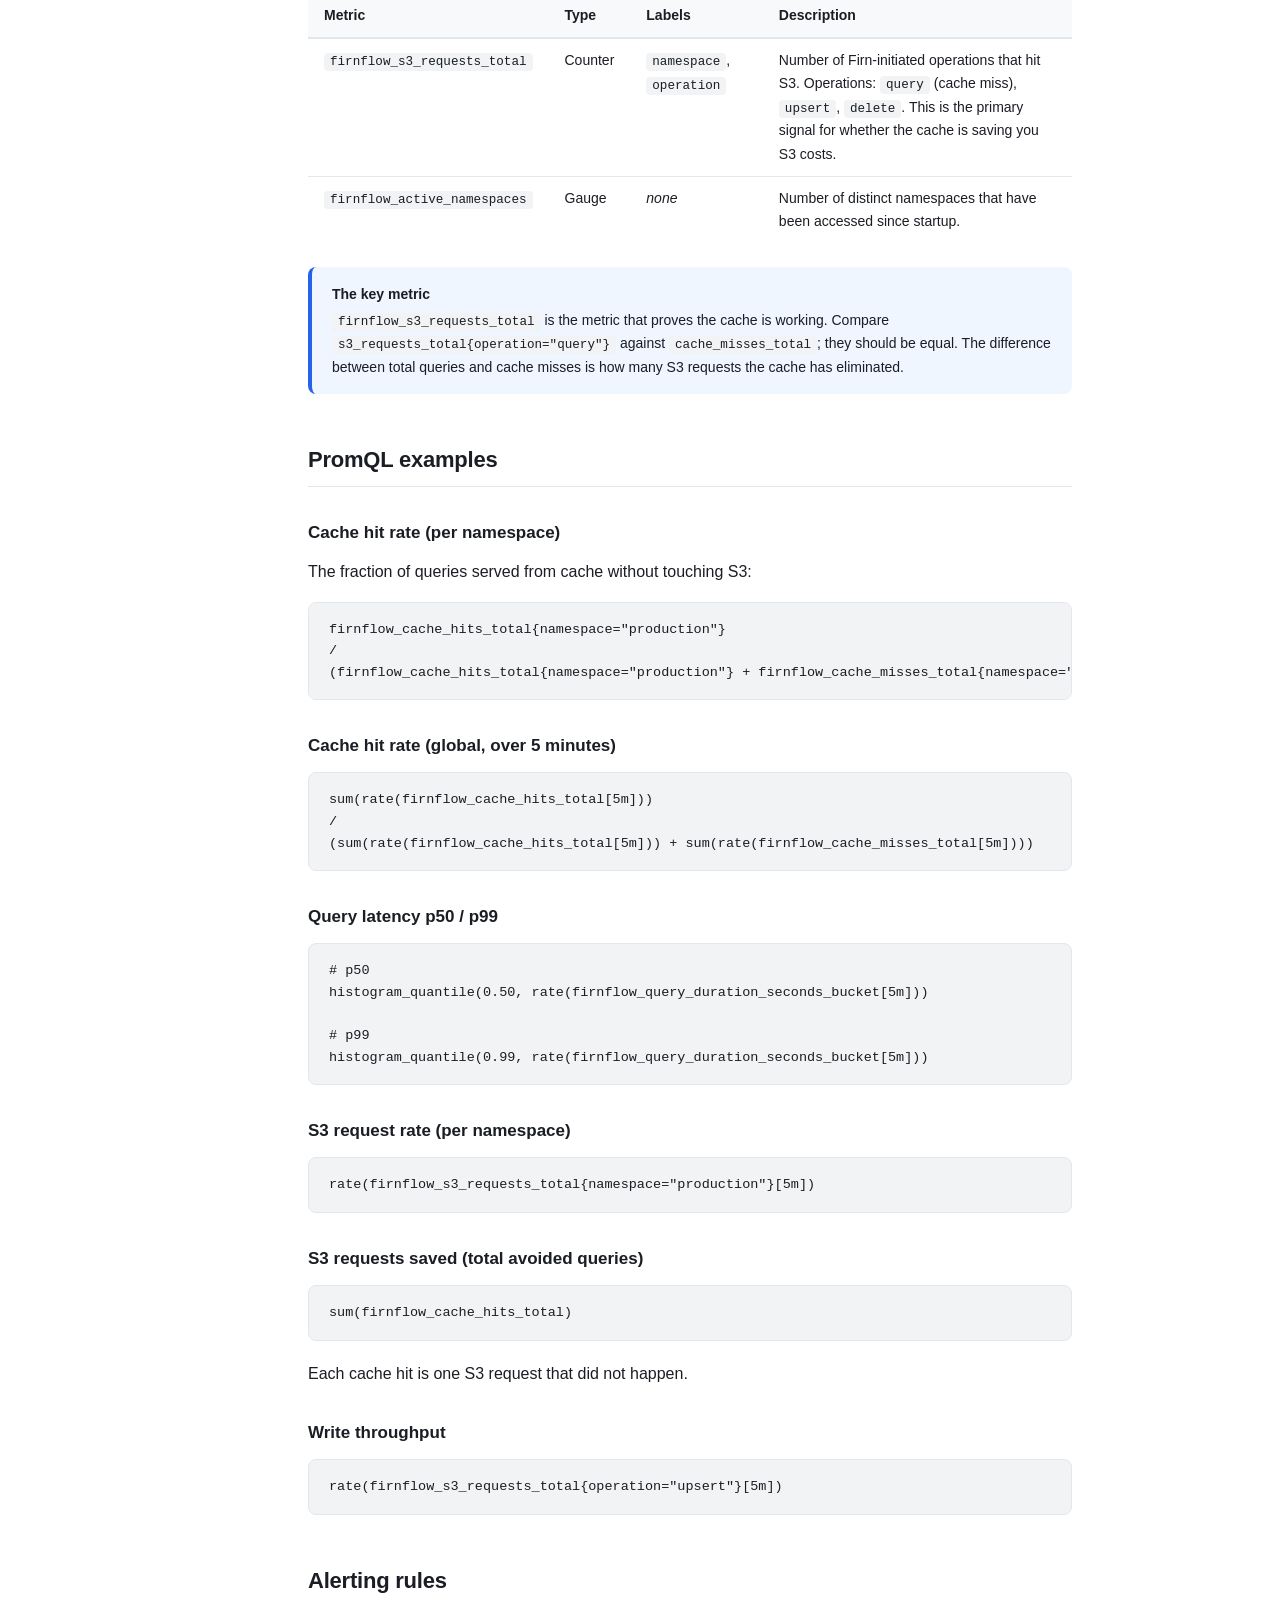
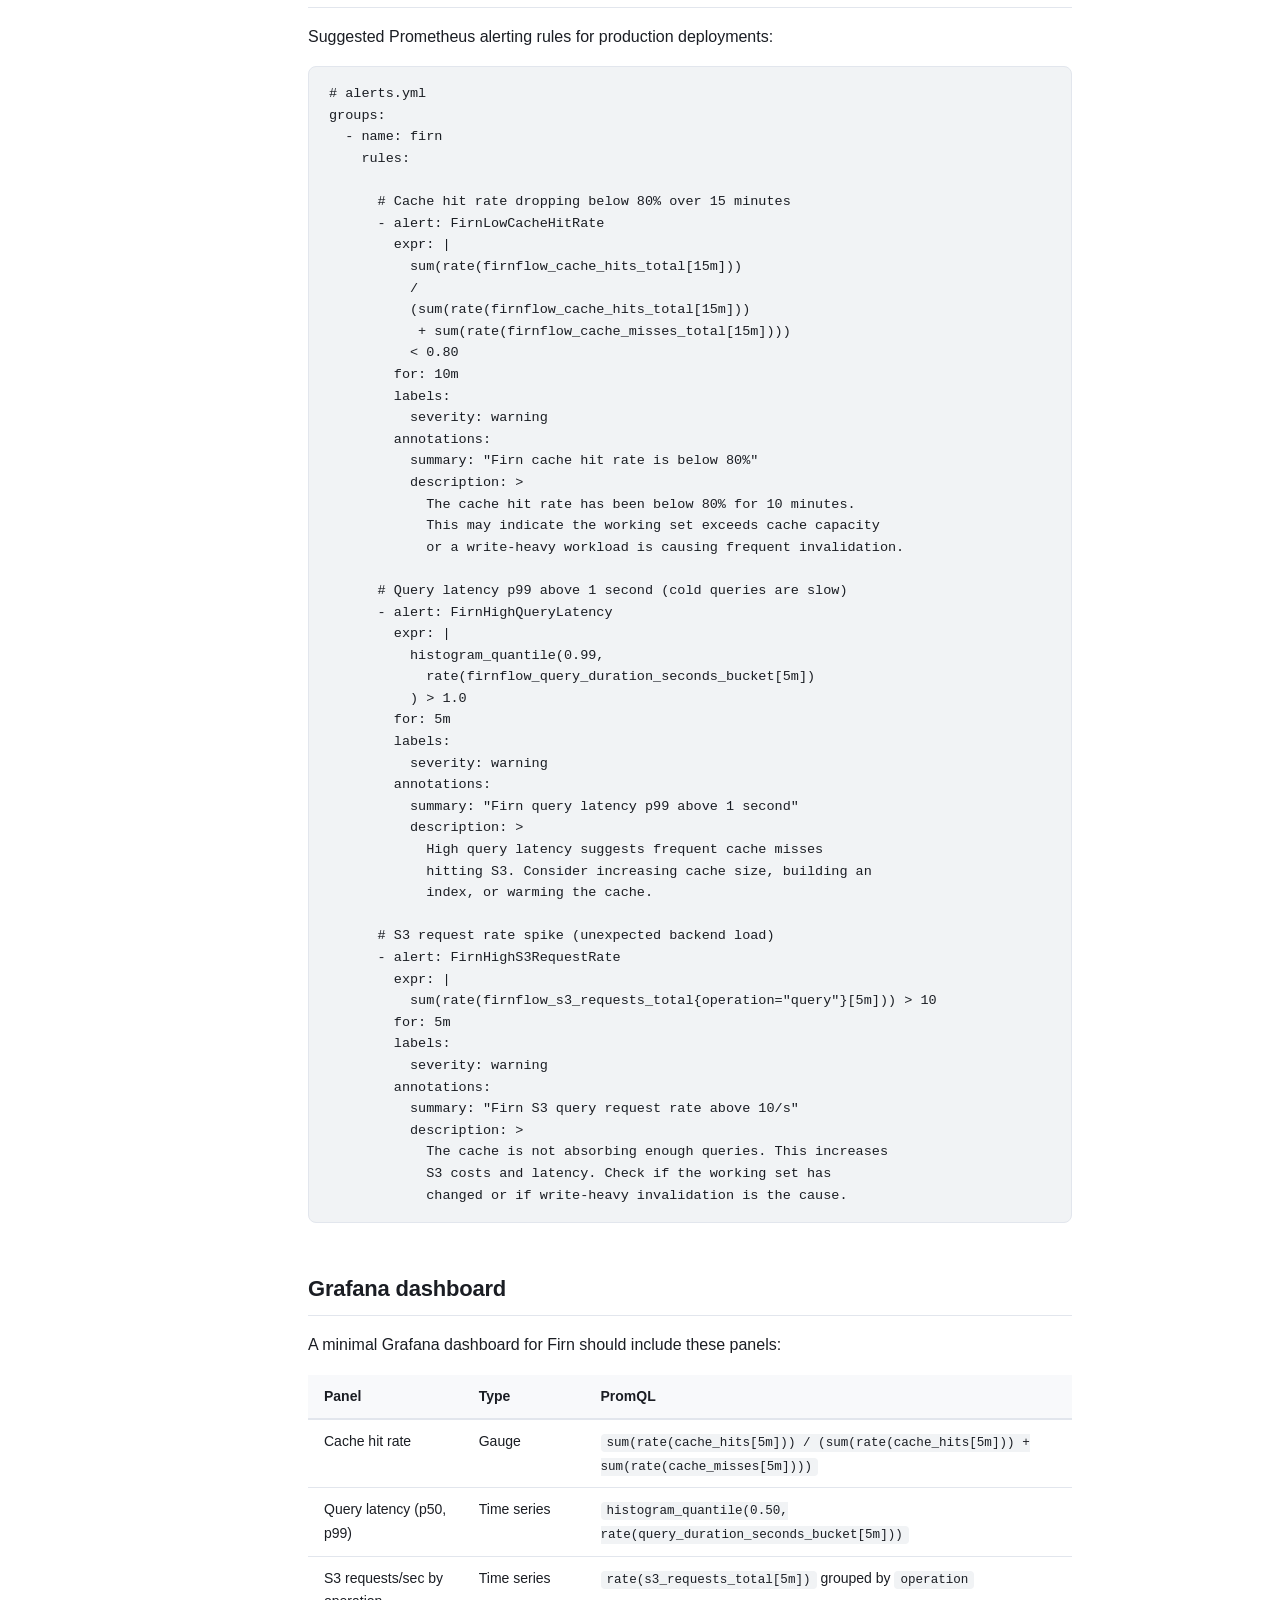
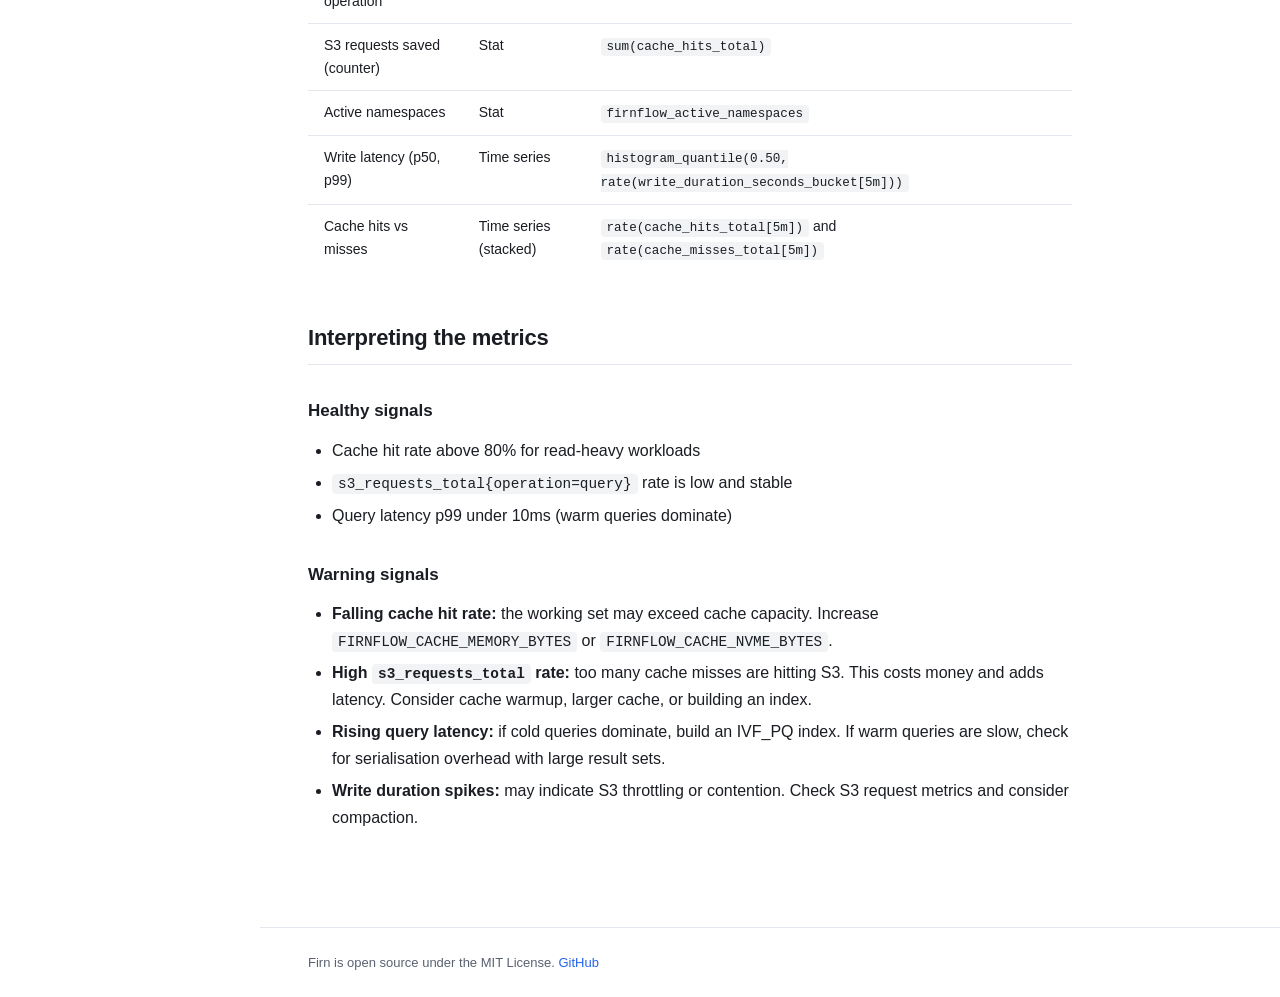
<file: docs/monitoring.html>
<!DOCTYPE html>
<html lang="en">
<head>
  <meta charset="utf-8">
  <meta name="viewport" content="width=device-width, initial-scale=1">
  <title>Monitoring - Firn</title>
  <meta name="description" content="Prometheus metrics exposed by Firn, PromQL examples, alerting rules, and Grafana dashboard guidance.">
  <link rel="stylesheet" href="style.css">
</head>
<body>

<header class="site-header">
  <button class="menu-toggle" aria-label="Toggle sidebar">
    <svg width="20" height="20" fill="none" stroke="currentColor" stroke-width="2"><path d="M3 6h14M3 10h14M3 14h14"/></svg>
  </button>
  <a href="index.html" class="logo">firn<span>flow</span></a>
  <nav>
    <a href="quickstart.html">Quickstart</a>
    <a href="api.html">API</a>
    <a href="configuration.html">Config</a>
    <a href="architecture.html">Architecture</a>
    <a href="deployment.html">Deploy</a>
    <a href="monitoring.html" class="active">Monitoring</a>
    <a href="https://github.com/gordonmurray/firnflow">GitHub</a>
  </nav>
</header>

<div class="layout">
  <aside class="sidebar">
    <div class="sidebar-section">
      <h4>Getting started</h4>
      <a href="quickstart.html">Quickstart</a>
      <a href="configuration.html">Configuration</a>
      <a href="deployment.html">Deployment</a>
    </div>
    <div class="sidebar-section">
      <h4>Using Firn</h4>
      <a href="api.html">API reference</a>
      <a href="monitoring.html" class="active">Monitoring</a>
    </div>
    <div class="sidebar-section">
      <h4>Internals</h4>
      <a href="architecture.html">Architecture</a>
    </div>
  </aside>

  <main class="content">
    <h1>Monitoring</h1>
    <p class="subtitle">Firn exposes Prometheus metrics at <code>GET /metrics</code> that give full visibility into cache effectiveness and S3 cost savings.</p>

    <h2>Scrape configuration</h2>
    <p>Add Firn to your Prometheus scrape targets:</p>
    <pre><code># prometheus.yml
scrape_configs:
  - job_name: firn
    scrape_interval: 15s
    static_configs:
      - targets: ['firn:3000']</code></pre>
    <p>The endpoint returns metrics in Prometheus text exposition format (<code>text/plain; version=0.0.4</code>).</p>

    <h2>Metric reference</h2>

    <h3>Cache metrics</h3>
    <table>
      <thead><tr><th>Metric</th><th>Type</th><th>Labels</th><th>Description</th></tr></thead>
      <tbody>
        <tr>
          <td><code>firnflow_cache_hits_total</code></td>
          <td>Counter</td>
          <td><code>namespace</code></td>
          <td>Total cache hits. Each hit means the result was served from RAM or NVMe with zero S3 access.</td>
        </tr>
        <tr>
          <td><code>firnflow_cache_misses_total</code></td>
          <td>Counter</td>
          <td><code>namespace</code></td>
          <td>Total cache misses. Each miss triggered a query to S3 via LanceDB and populated the cache.</td>
        </tr>
      </tbody>
    </table>

    <h3>Latency metrics</h3>
    <table>
      <thead><tr><th>Metric</th><th>Type</th><th>Labels</th><th>Description</th></tr></thead>
      <tbody>
        <tr>
          <td><code>firnflow_query_duration_seconds</code></td>
          <td>Histogram</td>
          <td><code>namespace</code>, <code>query_type</code></td>
          <td>End-to-end query latency through the cache-aside path, including serialisation. The <code>query_type</code> label is <code>vector</code>, <code>fts</code>, or <code>hybrid</code>.</td>
        </tr>
        <tr>
          <td><code>firnflow_write_duration_seconds</code></td>
          <td>Histogram</td>
          <td><code>namespace</code></td>
          <td>Upsert or delete latency, including cache invalidation time.</td>
        </tr>
        <tr>
          <td><code>firnflow_index_build_duration_seconds</code></td>
          <td>Histogram</td>
          <td><code>namespace</code>, <code>kind</code></td>
          <td>Time to build a vector or FTS index. Buckets go up to 600 seconds. The <code>kind</code> label is <code>ivf_pq</code> or <code>fts</code>.</td>
        </tr>
        <tr>
          <td><code>firnflow_compaction_duration_seconds</code></td>
          <td>Histogram</td>
          <td><code>namespace</code></td>
          <td>Time to compact data files. Buckets go up to 600 seconds.</td>
        </tr>
      </tbody>
    </table>

    <h3>Cost metrics</h3>
    <table>
      <thead><tr><th>Metric</th><th>Type</th><th>Labels</th><th>Description</th></tr></thead>
      <tbody>
        <tr>
          <td><code>firnflow_s3_requests_total</code></td>
          <td>Counter</td>
          <td><code>namespace</code>, <code>operation</code></td>
          <td>Number of Firn-initiated operations that hit S3. Operations: <code>query</code> (cache miss), <code>upsert</code>, <code>delete</code>. This is the primary signal for whether the cache is saving you S3 costs.</td>
        </tr>
        <tr>
          <td><code>firnflow_active_namespaces</code></td>
          <td>Gauge</td>
          <td><em>none</em></td>
          <td>Number of distinct namespaces that have been accessed since startup.</td>
        </tr>
      </tbody>
    </table>

    <div class="callout callout-info">
      <div class="callout-title">The key metric</div>
      <code>firnflow_s3_requests_total</code> is the metric that proves the cache is working. Compare <code>s3_requests_total{operation="query"}</code> against <code>cache_misses_total</code>; they should be equal. The difference between total queries and cache misses is how many S3 requests the cache has eliminated.
    </div>

    <h2>PromQL examples</h2>

    <h3>Cache hit rate (per namespace)</h3>
    <p>The fraction of queries served from cache without touching S3:</p>
    <pre><code>firnflow_cache_hits_total{namespace="production"}
/
(firnflow_cache_hits_total{namespace="production"} + firnflow_cache_misses_total{namespace="production"})</code></pre>

    <h3>Cache hit rate (global, over 5 minutes)</h3>
    <pre><code>sum(rate(firnflow_cache_hits_total[5m]))
/
(sum(rate(firnflow_cache_hits_total[5m])) + sum(rate(firnflow_cache_misses_total[5m])))</code></pre>

    <h3>Query latency p50 / p99</h3>
    <pre><code># p50
histogram_quantile(0.50, rate(firnflow_query_duration_seconds_bucket[5m]))

# p99
histogram_quantile(0.99, rate(firnflow_query_duration_seconds_bucket[5m]))</code></pre>

    <h3>S3 request rate (per namespace)</h3>
    <pre><code>rate(firnflow_s3_requests_total{namespace="production"}[5m])</code></pre>

    <h3>S3 requests saved (total avoided queries)</h3>
    <pre><code>sum(firnflow_cache_hits_total)</code></pre>
    <p>Each cache hit is one S3 request that did not happen.</p>

    <h3>Write throughput</h3>
    <pre><code>rate(firnflow_s3_requests_total{operation="upsert"}[5m])</code></pre>

    <h2>Alerting rules</h2>
    <p>Suggested Prometheus alerting rules for production deployments:</p>

    <pre><code># alerts.yml
groups:
  - name: firn
    rules:

      # Cache hit rate dropping below 80% over 15 minutes
      - alert: FirnLowCacheHitRate
        expr: |
          sum(rate(firnflow_cache_hits_total[15m]))
          /
          (sum(rate(firnflow_cache_hits_total[15m]))
           + sum(rate(firnflow_cache_misses_total[15m])))
          < 0.80
        for: 10m
        labels:
          severity: warning
        annotations:
          summary: "Firn cache hit rate is below 80%"
          description: >
            The cache hit rate has been below 80% for 10 minutes.
            This may indicate the working set exceeds cache capacity
            or a write-heavy workload is causing frequent invalidation.

      # Query latency p99 above 1 second (cold queries are slow)
      - alert: FirnHighQueryLatency
        expr: |
          histogram_quantile(0.99,
            rate(firnflow_query_duration_seconds_bucket[5m])
          ) > 1.0
        for: 5m
        labels:
          severity: warning
        annotations:
          summary: "Firn query latency p99 above 1 second"
          description: >
            High query latency suggests frequent cache misses
            hitting S3. Consider increasing cache size, building an
            index, or warming the cache.

      # S3 request rate spike (unexpected backend load)
      - alert: FirnHighS3RequestRate
        expr: |
          sum(rate(firnflow_s3_requests_total{operation="query"}[5m])) > 10
        for: 5m
        labels:
          severity: warning
        annotations:
          summary: "Firn S3 query request rate above 10/s"
          description: >
            The cache is not absorbing enough queries. This increases
            S3 costs and latency. Check if the working set has
            changed or if write-heavy invalidation is the cause.</code></pre>

    <h2>Grafana dashboard</h2>
    <p>A minimal Grafana dashboard for Firn should include these panels:</p>

    <table>
      <thead><tr><th>Panel</th><th>Type</th><th>PromQL</th></tr></thead>
      <tbody>
        <tr>
          <td>Cache hit rate</td>
          <td>Gauge</td>
          <td><code>sum(rate(cache_hits[5m])) / (sum(rate(cache_hits[5m])) + sum(rate(cache_misses[5m])))</code></td>
        </tr>
        <tr>
          <td>Query latency (p50, p99)</td>
          <td>Time series</td>
          <td><code>histogram_quantile(0.50, rate(query_duration_seconds_bucket[5m]))</code></td>
        </tr>
        <tr>
          <td>S3 requests/sec by operation</td>
          <td>Time series</td>
          <td><code>rate(s3_requests_total[5m])</code> grouped by <code>operation</code></td>
        </tr>
        <tr>
          <td>S3 requests saved (counter)</td>
          <td>Stat</td>
          <td><code>sum(cache_hits_total)</code></td>
        </tr>
        <tr>
          <td>Active namespaces</td>
          <td>Stat</td>
          <td><code>firnflow_active_namespaces</code></td>
        </tr>
        <tr>
          <td>Write latency (p50, p99)</td>
          <td>Time series</td>
          <td><code>histogram_quantile(0.50, rate(write_duration_seconds_bucket[5m]))</code></td>
        </tr>
        <tr>
          <td>Cache hits vs misses</td>
          <td>Time series (stacked)</td>
          <td><code>rate(cache_hits_total[5m])</code> and <code>rate(cache_misses_total[5m])</code></td>
        </tr>
      </tbody>
    </table>

    <h2>Interpreting the metrics</h2>

    <h3>Healthy signals</h3>
    <ul>
      <li>Cache hit rate above 80% for read-heavy workloads</li>
      <li><code>s3_requests_total{operation=query}</code> rate is low and stable</li>
      <li>Query latency p99 under 10ms (warm queries dominate)</li>
    </ul>

    <h3>Warning signals</h3>
    <ul>
      <li><strong>Falling cache hit rate:</strong> the working set may exceed cache capacity. Increase <code>FIRNFLOW_CACHE_MEMORY_BYTES</code> or <code>FIRNFLOW_CACHE_NVME_BYTES</code>.</li>
      <li><strong>High <code>s3_requests_total</code> rate:</strong> too many cache misses are hitting S3. This costs money and adds latency. Consider cache warmup, larger cache, or building an index.</li>
      <li><strong>Rising query latency:</strong> if cold queries dominate, build an IVF_PQ index. If warm queries are slow, check for serialisation overhead with large result sets.</li>
      <li><strong>Write duration spikes:</strong> may indicate S3 throttling or contention. Check S3 request metrics and consider compaction.</li>
    </ul>

  </main>
</div>

<footer class="site-footer">
  Firn is open source under the MIT License.
  <a href="https://github.com/gordonmurray/firnflow">GitHub</a>
</footer>

<script src="main.js"></script>
</body>
</html>
</file>
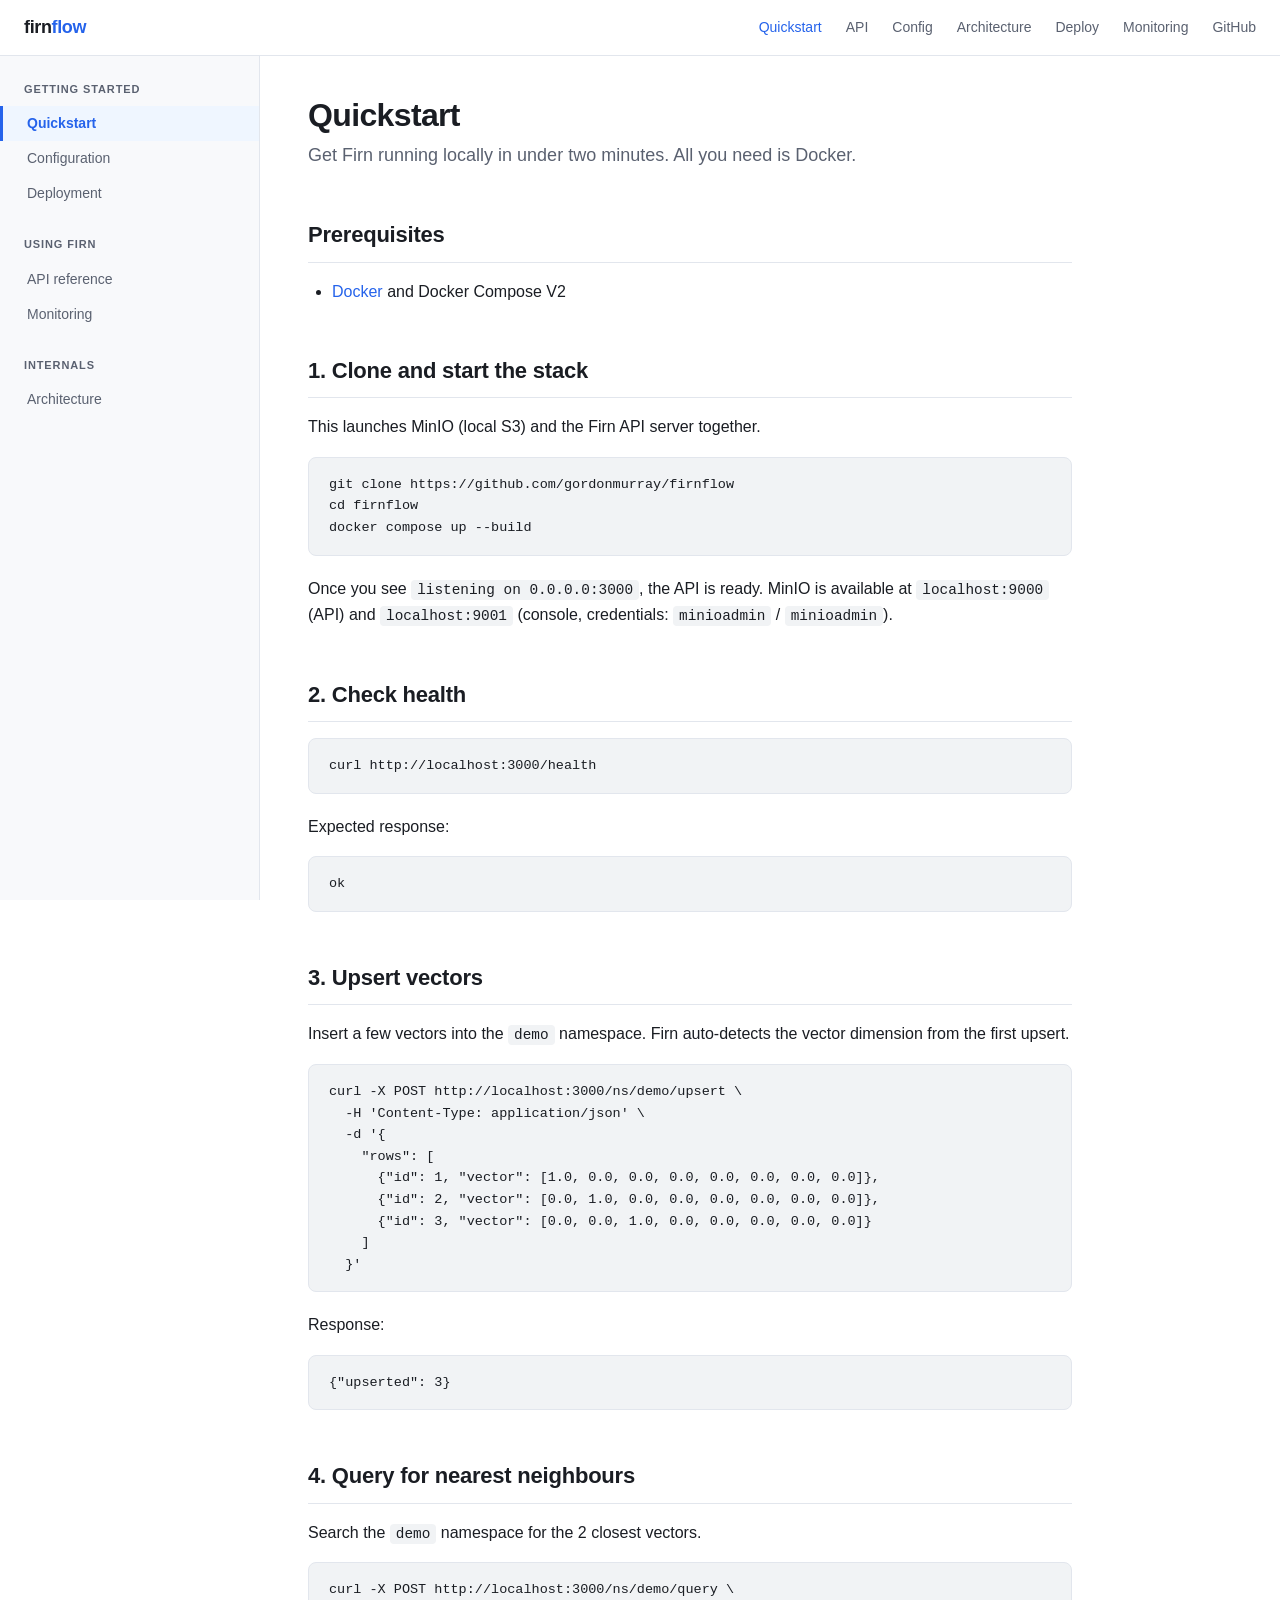
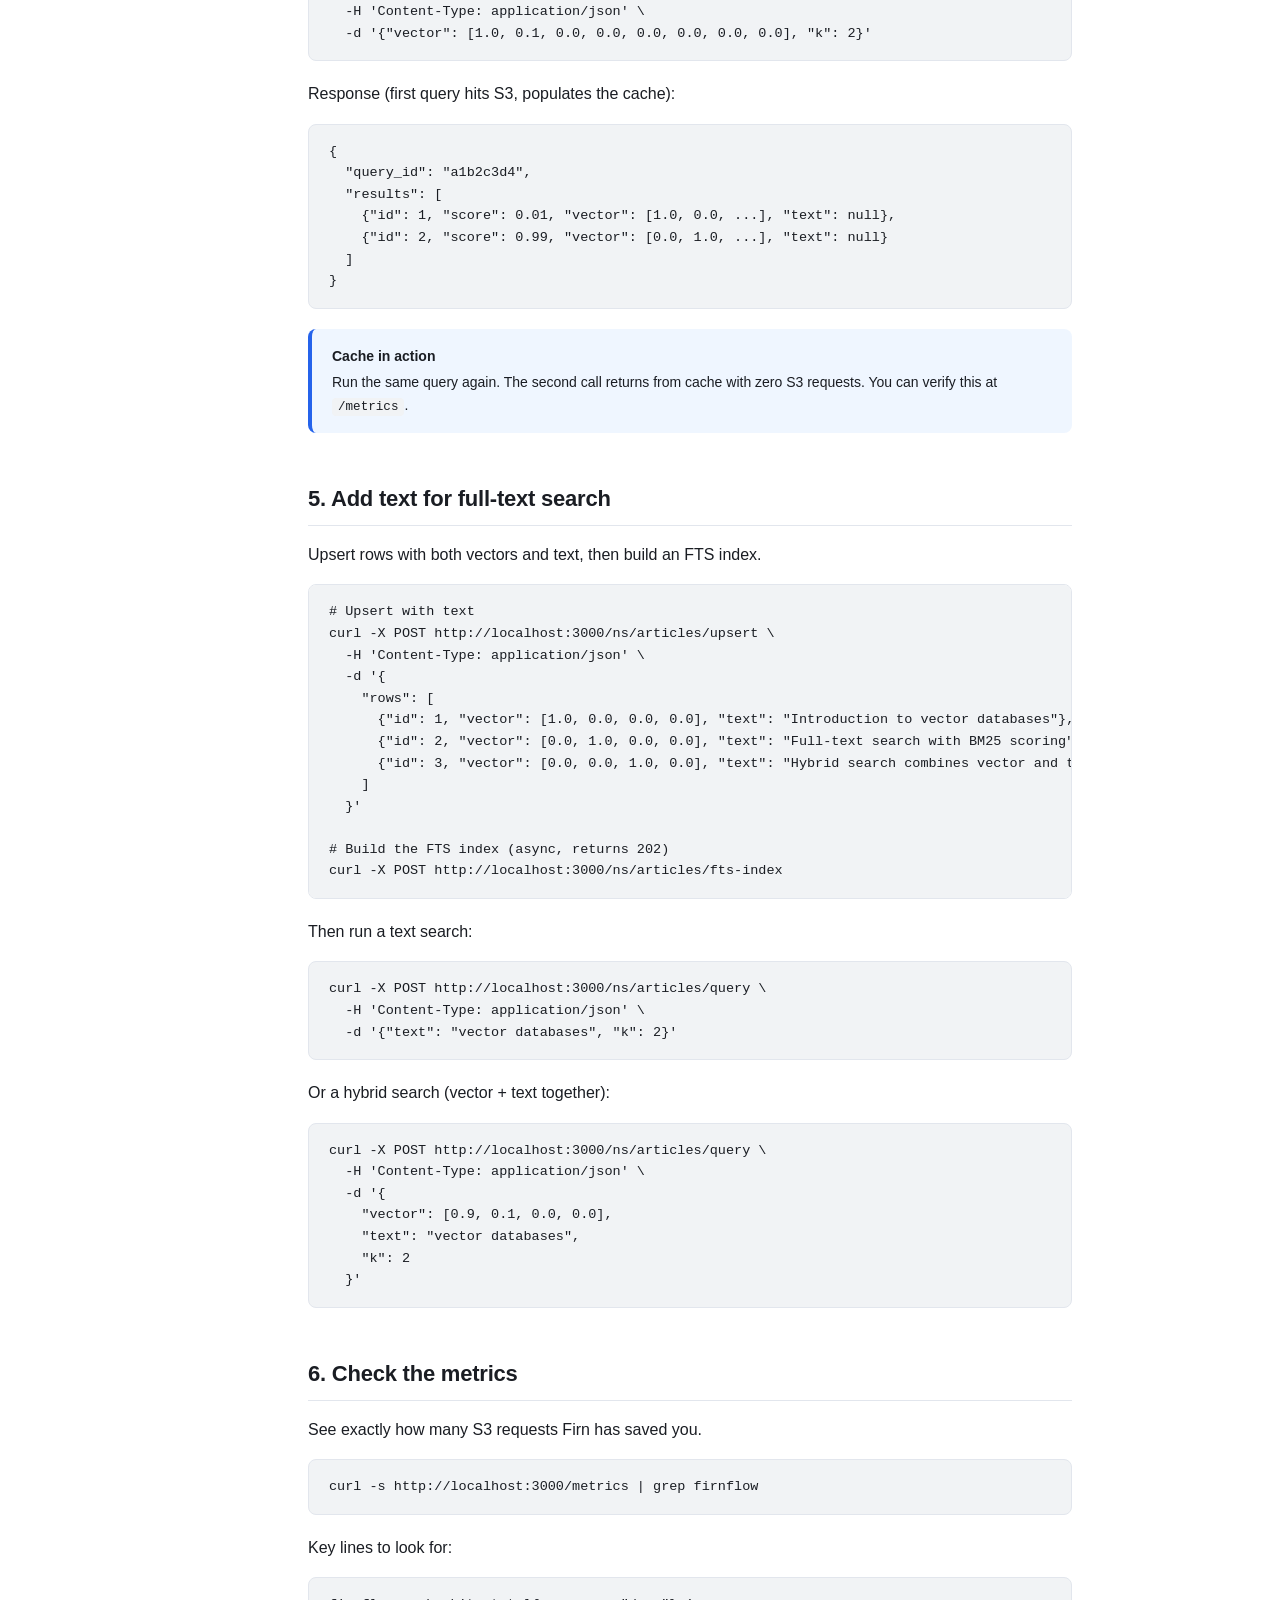
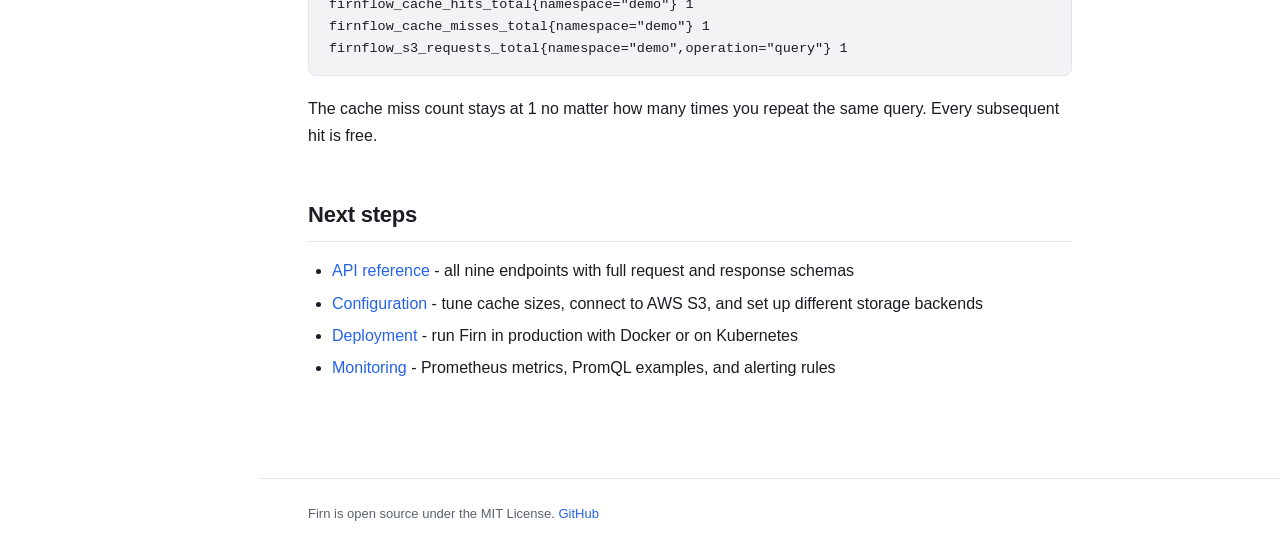
<file: docs/quickstart.html>
<!DOCTYPE html>
<html lang="en">
<head>
  <meta charset="utf-8">
  <meta name="viewport" content="width=device-width, initial-scale=1">
  <title>Quickstart - Firn</title>
  <meta name="description" content="Get Firn running in two minutes with Docker Compose. Insert vectors, run queries, and check your cache metrics.">
  <link rel="stylesheet" href="style.css">
</head>
<body>

<header class="site-header">
  <button class="menu-toggle" aria-label="Toggle sidebar">
    <svg width="20" height="20" fill="none" stroke="currentColor" stroke-width="2"><path d="M3 6h14M3 10h14M3 14h14"/></svg>
  </button>
  <a href="index.html" class="logo">firn<span>flow</span></a>
  <nav>
    <a href="quickstart.html" class="active">Quickstart</a>
    <a href="api.html">API</a>
    <a href="configuration.html">Config</a>
    <a href="architecture.html">Architecture</a>
    <a href="deployment.html">Deploy</a>
    <a href="monitoring.html">Monitoring</a>
    <a href="https://github.com/gordonmurray/firnflow">GitHub</a>
  </nav>
</header>

<div class="layout">
  <aside class="sidebar">
    <div class="sidebar-section">
      <h4>Getting started</h4>
      <a href="quickstart.html" class="active">Quickstart</a>
      <a href="configuration.html">Configuration</a>
      <a href="deployment.html">Deployment</a>
    </div>
    <div class="sidebar-section">
      <h4>Using Firn</h4>
      <a href="api.html">API reference</a>
      <a href="monitoring.html">Monitoring</a>
    </div>
    <div class="sidebar-section">
      <h4>Internals</h4>
      <a href="architecture.html">Architecture</a>
    </div>
  </aside>

  <main class="content">
    <h1>Quickstart</h1>
    <p class="subtitle">Get Firn running locally in under two minutes. All you need is Docker.</p>

    <h2>Prerequisites</h2>
    <ul>
      <li><a href="https://docs.docker.com/get-docker/">Docker</a> and Docker Compose V2</li>
    </ul>

    <h2>1. Clone and start the stack</h2>
    <p>This launches MinIO (local S3) and the Firn API server together.</p>
    <pre><code>git clone https://github.com/gordonmurray/firnflow
cd firnflow
docker compose up --build</code></pre>

    <p>Once you see <code>listening on 0.0.0.0:3000</code>, the API is ready. MinIO is available at <code>localhost:9000</code> (API) and <code>localhost:9001</code> (console, credentials: <code>minioadmin</code> / <code>minioadmin</code>).</p>

    <h2>2. Check health</h2>
    <pre><code>curl http://localhost:3000/health</code></pre>
    <p>Expected response:</p>
    <pre><code>ok</code></pre>

    <h2>3. Upsert vectors</h2>
    <p>Insert a few vectors into the <code>demo</code> namespace. Firn auto-detects the vector dimension from the first upsert.</p>
    <pre><code>curl -X POST http://localhost:3000/ns/demo/upsert \
  -H 'Content-Type: application/json' \
  -d '{
    "rows": [
      {"id": 1, "vector": [1.0, 0.0, 0.0, 0.0, 0.0, 0.0, 0.0, 0.0]},
      {"id": 2, "vector": [0.0, 1.0, 0.0, 0.0, 0.0, 0.0, 0.0, 0.0]},
      {"id": 3, "vector": [0.0, 0.0, 1.0, 0.0, 0.0, 0.0, 0.0, 0.0]}
    ]
  }'</code></pre>
    <p>Response:</p>
    <pre><code>{"upserted": 3}</code></pre>

    <h2>4. Query for nearest neighbours</h2>
    <p>Search the <code>demo</code> namespace for the 2 closest vectors.</p>
    <pre><code>curl -X POST http://localhost:3000/ns/demo/query \
  -H 'Content-Type: application/json' \
  -d '{"vector": [1.0, 0.1, 0.0, 0.0, 0.0, 0.0, 0.0, 0.0], "k": 2}'</code></pre>
    <p>Response (first query hits S3, populates the cache):</p>
    <pre><code>{
  "query_id": "a1b2c3d4",
  "results": [
    {"id": 1, "score": 0.01, "vector": [1.0, 0.0, ...], "text": null},
    {"id": 2, "score": 0.99, "vector": [0.0, 1.0, ...], "text": null}
  ]
}</code></pre>

    <div class="callout callout-info">
      <div class="callout-title">Cache in action</div>
      Run the same query again. The second call returns from cache with zero S3 requests. You can verify this at <code>/metrics</code>.
    </div>

    <h2>5. Add text for full-text search</h2>
    <p>Upsert rows with both vectors and text, then build an FTS index.</p>
    <pre><code># Upsert with text
curl -X POST http://localhost:3000/ns/articles/upsert \
  -H 'Content-Type: application/json' \
  -d '{
    "rows": [
      {"id": 1, "vector": [1.0, 0.0, 0.0, 0.0], "text": "Introduction to vector databases"},
      {"id": 2, "vector": [0.0, 1.0, 0.0, 0.0], "text": "Full-text search with BM25 scoring"},
      {"id": 3, "vector": [0.0, 0.0, 1.0, 0.0], "text": "Hybrid search combines vector and text"}
    ]
  }'

# Build the FTS index (async, returns 202)
curl -X POST http://localhost:3000/ns/articles/fts-index</code></pre>

    <p>Then run a text search:</p>
    <pre><code>curl -X POST http://localhost:3000/ns/articles/query \
  -H 'Content-Type: application/json' \
  -d '{"text": "vector databases", "k": 2}'</code></pre>

    <p>Or a hybrid search (vector + text together):</p>
    <pre><code>curl -X POST http://localhost:3000/ns/articles/query \
  -H 'Content-Type: application/json' \
  -d '{
    "vector": [0.9, 0.1, 0.0, 0.0],
    "text": "vector databases",
    "k": 2
  }'</code></pre>

    <h2>6. Check the metrics</h2>
    <p>See exactly how many S3 requests Firn has saved you.</p>
    <pre><code>curl -s http://localhost:3000/metrics | grep firnflow</code></pre>
    <p>Key lines to look for:</p>
    <pre><code>firnflow_cache_hits_total{namespace="demo"} 1
firnflow_cache_misses_total{namespace="demo"} 1
firnflow_s3_requests_total{namespace="demo",operation="query"} 1</code></pre>
    <p>The cache miss count stays at 1 no matter how many times you repeat the same query. Every subsequent hit is free.</p>

    <h2>Next steps</h2>
    <ul>
      <li><a href="api.html">API reference</a> - all nine endpoints with full request and response schemas</li>
      <li><a href="configuration.html">Configuration</a> - tune cache sizes, connect to AWS S3, and set up different storage backends</li>
      <li><a href="deployment.html">Deployment</a> - run Firn in production with Docker or on Kubernetes</li>
      <li><a href="monitoring.html">Monitoring</a> - Prometheus metrics, PromQL examples, and alerting rules</li>
    </ul>

  </main>
</div>

<footer class="site-footer">
  Firn is open source under the MIT License.
  <a href="https://github.com/gordonmurray/firnflow">GitHub</a>
</footer>

<script src="main.js"></script>
</body>
</html>
</file>
<file: docs/style.css>
/* Firn docs - firnflow.io */

:root {
  --color-bg: #ffffff;
  --color-surface: #f8f9fb;
  --color-border: #e2e6ed;
  --color-text: #1a1d23;
  --color-text-secondary: #5a6170;
  --color-accent: #2563eb;
  --color-accent-hover: #1d4ed8;
  --color-accent-light: #eff6ff;
  --color-code-bg: #f1f3f5;
  --color-code-text: #1a1d23;
  --color-success: #16a34a;
  --color-warning: #d97706;
  --color-sidebar-bg: #f8f9fb;
  --color-sidebar-active: #eff6ff;
  --font-sans: -apple-system, BlinkMacSystemFont, "Segoe UI", Roboto, "Helvetica Neue", Arial, sans-serif;
  --font-mono: "SFMono-Regular", Consolas, "Liberation Mono", Menlo, monospace;
  --max-width: 1200px;
  --sidebar-width: 260px;
  --header-height: 56px;
}

/* ── Reset ── */
*, *::before, *::after { box-sizing: border-box; }
body {
  margin: 0;
  font-family: var(--font-sans);
  font-size: 16px;
  line-height: 1.65;
  color: var(--color-text);
  background: var(--color-bg);
  -webkit-font-smoothing: antialiased;
}
a { color: var(--color-accent); text-decoration: none; }
a:hover { color: var(--color-accent-hover); text-decoration: underline; }
img { max-width: 100%; }

/* ── Header ── */
.site-header {
  position: fixed;
  top: 0;
  left: 0;
  right: 0;
  height: var(--header-height);
  background: var(--color-bg);
  border-bottom: 1px solid var(--color-border);
  display: flex;
  align-items: center;
  padding: 0 24px;
  z-index: 100;
}
.site-header .logo {
  font-size: 18px;
  font-weight: 700;
  color: var(--color-text);
  letter-spacing: -0.02em;
}
.site-header .logo span {
  color: var(--color-accent);
}
.site-header nav {
  margin-left: auto;
  display: flex;
  gap: 24px;
  align-items: center;
}
.site-header nav a {
  color: var(--color-text-secondary);
  font-size: 14px;
  font-weight: 500;
}
.site-header nav a:hover {
  color: var(--color-text);
  text-decoration: none;
}
.site-header nav a.active {
  color: var(--color-accent);
}
.menu-toggle {
  display: none;
  background: none;
  border: none;
  cursor: pointer;
  padding: 4px;
  color: var(--color-text);
}
.menu-toggle svg {
  display: block;
}

/* ── Layout ── */
.layout {
  display: flex;
  margin-top: var(--header-height);
  min-height: calc(100vh - var(--header-height));
}

/* ── Sidebar ── */
.sidebar {
  width: var(--sidebar-width);
  flex-shrink: 0;
  background: var(--color-sidebar-bg);
  border-right: 1px solid var(--color-border);
  padding: 24px 0;
  position: fixed;
  top: var(--header-height);
  bottom: 0;
  overflow-y: auto;
  z-index: 50;
}
.sidebar-section {
  margin-bottom: 24px;
}
.sidebar-section h4 {
  font-size: 11px;
  font-weight: 700;
  text-transform: uppercase;
  letter-spacing: 0.08em;
  color: var(--color-text-secondary);
  padding: 0 24px;
  margin: 0 0 8px;
}
.sidebar a {
  display: block;
  padding: 6px 24px;
  font-size: 14px;
  color: var(--color-text-secondary);
  border-left: 3px solid transparent;
  transition: all 0.15s;
}
.sidebar a:hover {
  color: var(--color-text);
  background: var(--color-sidebar-active);
  text-decoration: none;
}
.sidebar a.active {
  color: var(--color-accent);
  border-left-color: var(--color-accent);
  background: var(--color-sidebar-active);
  font-weight: 600;
}

/* ── Main content ── */
.content {
  flex: 1;
  margin-left: var(--sidebar-width);
  padding: 40px 48px 80px;
  max-width: 860px;
}

/* ── Typography ── */
.content h1 {
  font-size: 32px;
  font-weight: 700;
  letter-spacing: -0.02em;
  margin: 0 0 8px;
  line-height: 1.2;
}
.content h2 {
  font-size: 22px;
  font-weight: 600;
  letter-spacing: -0.01em;
  margin: 48px 0 16px;
  padding-bottom: 8px;
  border-bottom: 1px solid var(--color-border);
}
.content h3 {
  font-size: 17px;
  font-weight: 600;
  margin: 32px 0 12px;
}
.content .subtitle {
  font-size: 18px;
  color: var(--color-text-secondary);
  margin: 0 0 32px;
  line-height: 1.5;
}
.content p {
  margin: 0 0 16px;
}
.content ul, .content ol {
  margin: 0 0 16px;
  padding-left: 24px;
}
.content li {
  margin-bottom: 6px;
}

/* ── Code blocks ── */
pre {
  background: var(--color-code-bg);
  border: 1px solid var(--color-border);
  border-radius: 8px;
  padding: 16px 20px;
  overflow-x: auto;
  font-family: var(--font-mono);
  font-size: 13.5px;
  line-height: 1.6;
  margin: 0 0 20px;
}
code {
  font-family: var(--font-mono);
  font-size: 0.9em;
  background: var(--color-code-bg);
  padding: 2px 6px;
  border-radius: 4px;
}
pre code {
  background: none;
  padding: 0;
  font-size: inherit;
}

/* ── Tables ── */
table {
  width: 100%;
  border-collapse: collapse;
  margin: 0 0 24px;
  font-size: 14px;
}
th {
  text-align: left;
  font-weight: 600;
  padding: 10px 16px;
  background: var(--color-surface);
  border-bottom: 2px solid var(--color-border);
  white-space: nowrap;
}
td {
  padding: 10px 16px;
  border-bottom: 1px solid var(--color-border);
  vertical-align: top;
}
tr:last-child td {
  border-bottom: none;
}

/* ── Callouts ── */
.callout {
  border-radius: 8px;
  padding: 16px 20px;
  margin: 0 0 20px;
  font-size: 14px;
  line-height: 1.6;
}
.callout-title {
  font-weight: 600;
  margin-bottom: 4px;
}
.callout-info {
  background: var(--color-accent-light);
  border-left: 4px solid var(--color-accent);
}
.callout-warning {
  background: #fffbeb;
  border-left: 4px solid var(--color-warning);
}
.callout-success {
  background: #f0fdf4;
  border-left: 4px solid var(--color-success);
}

/* ── Cards (homepage) ── */
.card-grid {
  display: grid;
  grid-template-columns: repeat(auto-fit, minmax(240px, 1fr));
  gap: 16px;
  margin: 0 0 32px;
}
.card {
  border: 1px solid var(--color-border);
  border-radius: 8px;
  padding: 20px;
  transition: border-color 0.15s, box-shadow 0.15s;
}
.card:hover {
  border-color: var(--color-accent);
  box-shadow: 0 2px 8px rgba(37, 99, 235, 0.08);
}
.card h3 {
  margin: 0 0 8px;
  font-size: 16px;
}
.card p {
  margin: 0;
  font-size: 14px;
  color: var(--color-text-secondary);
}

/* ── Stats row (homepage) ── */
.stats {
  display: grid;
  grid-template-columns: repeat(auto-fit, minmax(180px, 1fr));
  gap: 16px;
  margin: 0 0 40px;
}
.stat {
  background: var(--color-surface);
  border: 1px solid var(--color-border);
  border-radius: 8px;
  padding: 20px;
  text-align: center;
}
.stat .value {
  font-size: 28px;
  font-weight: 700;
  color: var(--color-accent);
  line-height: 1;
  margin-bottom: 4px;
}
.stat .label {
  font-size: 13px;
  color: var(--color-text-secondary);
}

/* ── Method badges ── */
.method {
  display: inline-block;
  font-family: var(--font-mono);
  font-size: 12px;
  font-weight: 700;
  padding: 2px 8px;
  border-radius: 4px;
  letter-spacing: 0.02em;
}
.method-get { background: #dbeafe; color: #1e40af; }
.method-post { background: #dcfce7; color: #166534; }
.method-delete { background: #fee2e2; color: #991b1b; }

/* ── Endpoint blocks ── */
.endpoint {
  border: 1px solid var(--color-border);
  border-radius: 8px;
  margin: 0 0 24px;
  overflow: hidden;
}
.endpoint-header {
  display: flex;
  align-items: center;
  gap: 12px;
  padding: 12px 16px;
  background: var(--color-surface);
  border-bottom: 1px solid var(--color-border);
  cursor: pointer;
}
.endpoint-header:hover {
  background: var(--color-accent-light);
}
.endpoint-path {
  font-family: var(--font-mono);
  font-size: 14px;
  font-weight: 600;
}
.endpoint-desc {
  font-size: 13px;
  color: var(--color-text-secondary);
  margin-left: auto;
}
.endpoint-body {
  padding: 20px;
}
.endpoint-body h4 {
  font-size: 13px;
  font-weight: 600;
  text-transform: uppercase;
  letter-spacing: 0.06em;
  color: var(--color-text-secondary);
  margin: 0 0 8px;
}
.endpoint-body h4:not(:first-child) {
  margin-top: 20px;
}

/* ── Copy button on code blocks ── */
.code-wrapper {
  position: relative;
}
.code-wrapper .copy-btn {
  position: absolute;
  top: 8px;
  right: 8px;
  background: var(--color-bg);
  border: 1px solid var(--color-border);
  border-radius: 4px;
  padding: 4px 10px;
  font-size: 12px;
  cursor: pointer;
  opacity: 0;
  transition: opacity 0.15s;
  font-family: var(--font-sans);
  color: var(--color-text-secondary);
}
.code-wrapper:hover .copy-btn {
  opacity: 1;
}
.code-wrapper .copy-btn:hover {
  background: var(--color-surface);
  color: var(--color-text);
}

/* ── Footer ── */
.site-footer {
  border-top: 1px solid var(--color-border);
  padding: 24px 48px;
  font-size: 13px;
  color: var(--color-text-secondary);
  margin-left: var(--sidebar-width);
}

/* ── Homepage (no sidebar) ── */
.page-home .content {
  margin-left: 0;
  max-width: 900px;
  margin-left: auto;
  margin-right: auto;
  padding: 60px 48px 80px;
}
.page-home .sidebar { display: none; }
.page-home .site-footer { margin-left: 0; text-align: center; }

.hero {
  text-align: center;
  margin-bottom: 48px;
}
.hero h1 {
  font-size: 42px;
  margin-bottom: 16px;
}
.hero .subtitle {
  font-size: 20px;
  max-width: 600px;
  margin: 0 auto 24px;
}
.hero-actions {
  display: flex;
  gap: 12px;
  justify-content: center;
}
.btn {
  display: inline-block;
  padding: 10px 24px;
  border-radius: 8px;
  font-size: 15px;
  font-weight: 600;
  text-decoration: none;
  transition: all 0.15s;
}
.btn-primary {
  background: var(--color-accent);
  color: #fff;
}
.btn-primary:hover {
  background: var(--color-accent-hover);
  color: #fff;
  text-decoration: none;
}
.btn-secondary {
  background: var(--color-surface);
  color: var(--color-text);
  border: 1px solid var(--color-border);
}
.btn-secondary:hover {
  border-color: var(--color-accent);
  color: var(--color-accent);
  text-decoration: none;
}

/* ── Responsive ── */
@media (max-width: 900px) {
  .sidebar {
    transform: translateX(-100%);
    transition: transform 0.2s;
  }
  .sidebar.open {
    transform: translateX(0);
  }
  .content {
    margin-left: 0;
    padding: 32px 20px 80px;
  }
  .site-footer {
    margin-left: 0;
    padding: 24px 20px;
  }
  .menu-toggle {
    display: block;
    margin-right: 12px;
  }
  .hero h1 { font-size: 32px; }
  .page-home .content { padding: 40px 20px 80px; }
}
</file>
